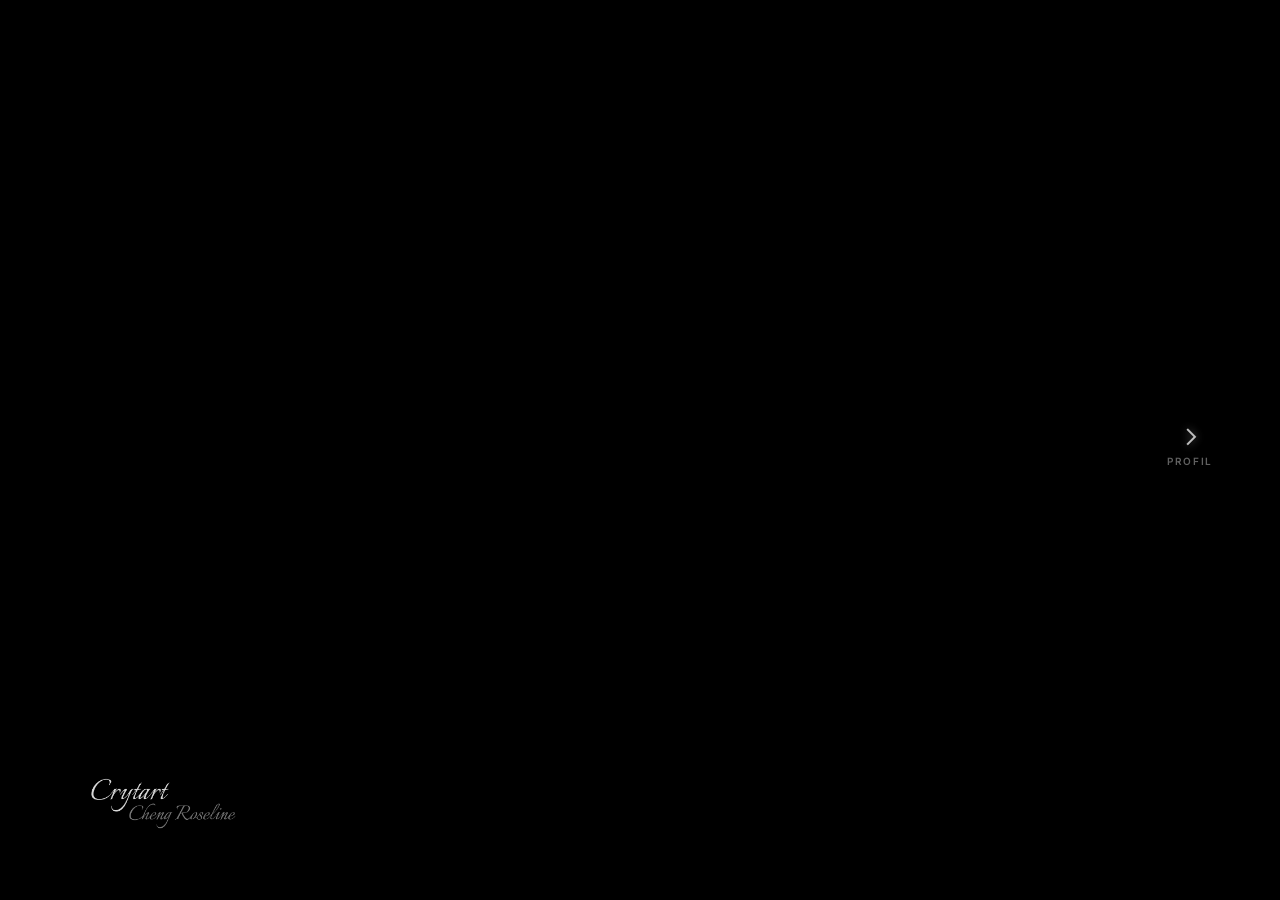
<file: index.html>
<!DOCTYPE html>
<html lang="fr">
<head>
  <meta charset="UTF-8">
  <meta name="viewport" content="width=device-width, initial-scale=1.0">
  <title>Cheng Roseline</title>

  <link href="https://fonts.googleapis.com/css2?family=Inter:wght@400;600;800&family=Cormorant+Garamond:wght@400;500&display=swap" rel="stylesheet">

  <meta name="description" content="Portfolio de Cheng Roseline, étudiante en DN MADE Graphisme aux Gobelins. Design graphique, illustration, motion design. À la recherche d'une alternance.">
  <link rel="icon" type="image/png" href="assets/img/logo.png">
  <link rel="stylesheet" href="assets/css/style.css">
</head>

<body>

<div class="app">

  <!-- SPLASH -->
  <div id="splash" class="screen splash active">
    <img src="assets/img/signature.png" class="signature">
  </div>

  <!-- NOIR -->
  <div id="black" class="screen black"></div>

  <!-- HOME -->
  <div id="home" class="screen home">

    <!-- NAV -->
    <header class="header">
      <nav class="nav left">
        <a href="index.html" class="active">ACCUEIL</a>
        <a href="profil.html">PROFIL</a>
        <a href="projets.html">PROJETS</a>
        <a href="archive.html">ARCHIVE</a>
      </nav>

      <nav class="nav right">
        <!-- <a href="contact.html">CONTACT</a> -->
        <a href="./file/CV_Cheng_Roseline.pdf" target="_blank">CV</a>
      </nav>
    </header>

    <!-- CONTENU -->
    <div class="hero">

      <!-- NOM -->
      <div class="name">
        <h1>
          <span>CHENG</span>
          <span>ROSELINE</span>
        </h1>
      </div>

      <!-- LOGO -->
      <div class="logo-center">
        <img src="assets/img/logo.png" class="logo">
      </div>

      <!-- TEXTE -->
      <div class="intro">
        <p>Étudiante</p>
        <p>1re année de DN MADE Graphisme aux Gobelins</p>
        <p>je teste, j'explore, je crée, curieuse et passionnée</p>
        <p>À la recherche d'alternance</p>
      </div>

    </div>
  </div>

</div>

<a href="profil.html" class="nav-edge nav-edge-right">
  <span class="nav-edge-arrow"></span>
</a>

<script src="assets/js/main.js"></script>
</body>
</html>
</file>
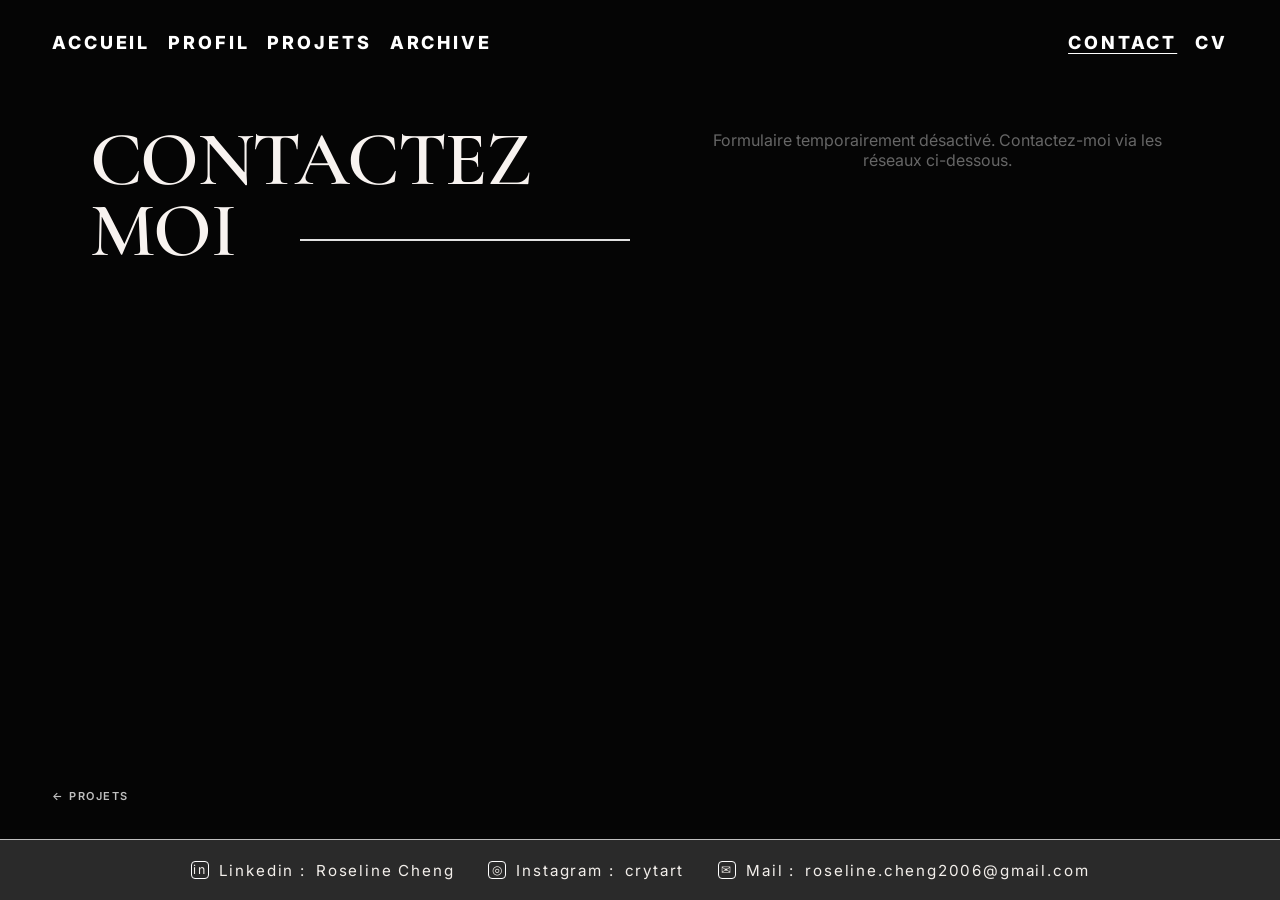
<file: contact.html>
<!DOCTYPE html>
<html lang="fr">
<head>
  <meta charset="UTF-8" />
  <meta name="viewport" content="width=device-width, initial-scale=1.0" />
  <title>Contact</title>

  <link rel="preconnect" href="https://fonts.googleapis.com">
  <link rel="preconnect" href="https://fonts.gstatic.com" crossorigin>
  <link href="https://fonts.googleapis.com/css2?family=Inter:wght@400;500;600;700;800&family=Cormorant+Garamond:wght@400;500;600;700&display=swap" rel="stylesheet">

  <meta name="description" content="Contactez Cheng Roseline — étudiante en design graphique aux Gobelins, disponible pour une alternance. Formulaire de contact, LinkedIn et Instagram.">
  <link rel="icon" type="image/png" href="assets/img/logo.png">
  <link rel="stylesheet" href="assets/css/style.css" />
</head>
<body class="contact-page">

  <header class="header">
    <nav class="nav left">
      <a href="index.html">ACCUEIL</a>
      <a href="profil.html">PROFIL</a>
      <a href="projets.html">PROJETS</a>
      <a href="archive.html">ARCHIVE</a>
    </nav>

    <nav class="nav right">
      <a href="contact.html" class="active">CONTACT</a>
      <a href="./file/CV_Cheng_Roseline.pdf" target="_blank">CV</a>
    </nav>
  </header>

  <main class="contact-page-main">
    <section class="contact-section">
      <div class="contact-inner">

        <div class="contact-left">
          <div class="contact-title-wrap">
            <h1 class="contact-title">
              CONTACTEZ<br>MOI
            </h1>
            <div class="contact-title-line"></div>
          </div>
        </div>

        <div class="contact-right">
          <!-- FORMULAIRE DÉSACTIVÉ - À RÉACTIVER PLUS TARD
          <form class="contact-form" action="#" method="post">
            <div class="contact-row">
              <div class="contact-field contact-field-half">
                <label for="prenom">Prénom :</label>
                <input type="text" id="prenom" name="prenom" />
              </div>

              <div class="contact-field contact-field-half">
                <label for="nom">Nom :</label>
                <input type="text" id="nom" name="nom" />
              </div>
            </div>

            <div class="contact-field contact-field-full">
              <label for="mail">Mail :</label>
              <input type="email" id="mail" name="mail" />
            </div>

            <div class="contact-field contact-field-full">
              <label for="message">Message :</label>
              <textarea id="message" name="message"></textarea>
            </div>

            <button type="submit" class="contact-submit">Envoyez</button>
          </form>
          -->
          <p style="text-align: center; color: #666; margin-top: 40px;">Formulaire temporairement désactivé. Contactez-moi via les réseaux ci-dessous.</p>
        </div>

      </div>
    </section>
  </main>

  <footer class="contact-footer">
    <div class="contact-footer-inner">
      <a href="https://www.linkedin.com/in/roseline-cheng/" class="contact-footer-item" target="_blank" rel="noopener noreferrer">
        <span class="contact-footer-icon">in</span>
        <span>Linkedin :</span>
        <span>Roseline Cheng</span>
      </a>

      <a href="https://www.instagram.com/crytart?igsh=MWc1NGgzZzc5bmkxbQ%3D%3D&utm_source=qr" class="contact-footer-item" target="_blank" rel="noopener noreferrer">
        <span class="contact-footer-icon">◎</span>
        <span>Instagram :</span>
        <span>crytart</span>
      </a>

      <a href="mailto:roseline.cheng2006@gmail.com" class="contact-footer-item">
        <span class="contact-footer-icon">✉</span>
        <span>Mail :</span>
        <span>roseline.cheng2006@gmail.com</span>
      </a>
    </div>
  </footer>

  <script src="assets/js/footer.js"></script>
  <script src="assets/js/header.js"></script>
</body>
</html>
</file>
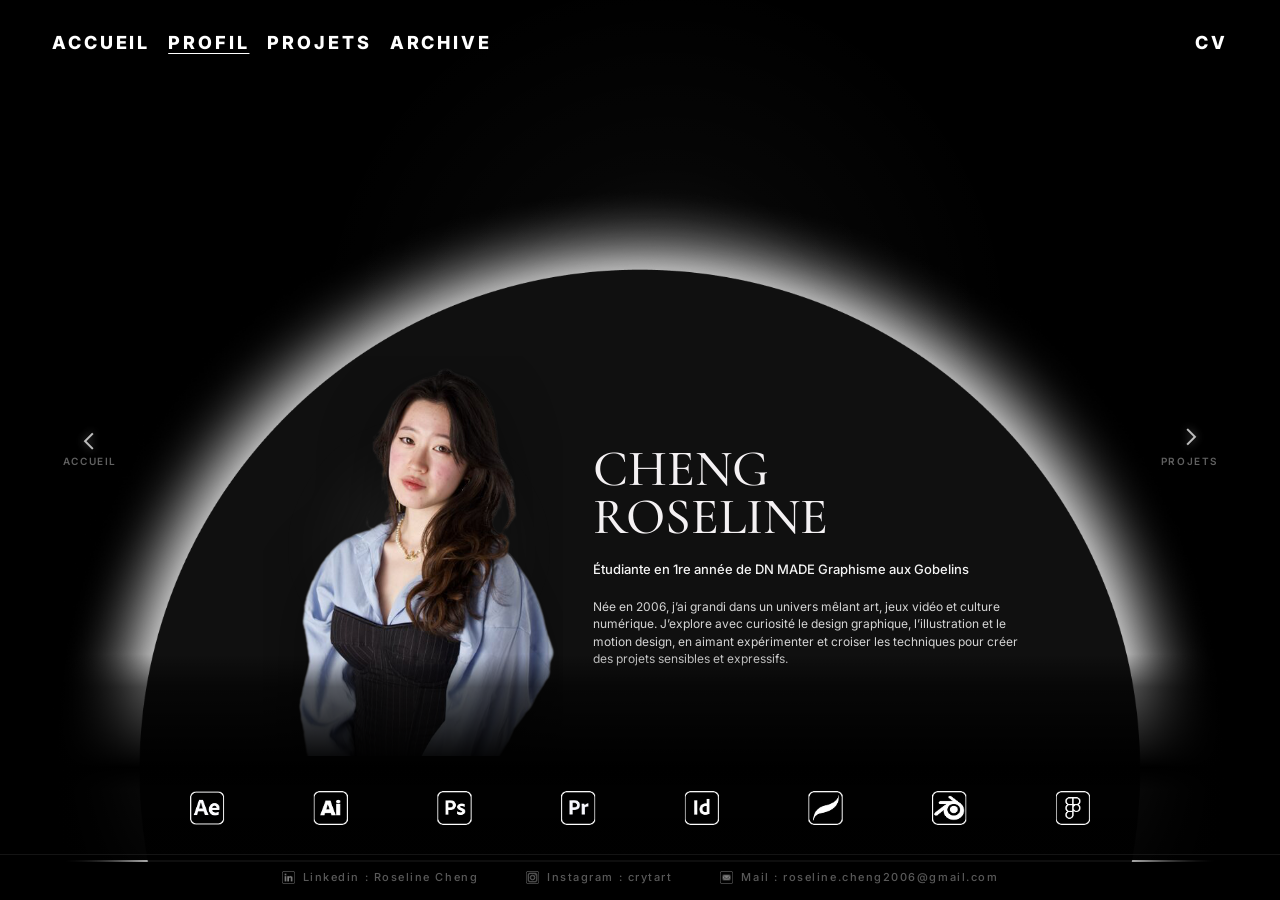
<file: profil.html>
<!DOCTYPE html>
<html lang="fr">
<head>
  <meta charset="UTF-8" />
  <meta name="viewport" content="width=device-width, initial-scale=1.0" />
  <title>Profil - Cheng Roseline</title>

  <link rel="preconnect" href="https://fonts.googleapis.com">
  <link rel="preconnect" href="https://fonts.gstatic.com" crossorigin>
  <link href="https://fonts.googleapis.com/css2?family=Inter:wght@400;500;600;700;800&family=Cormorant+Garamond:wght@400;500;600&display=swap" rel="stylesheet">

  <meta name="description" content="Profil de Cheng Roseline — étudiante en DN MADE Graphisme aux Gobelins, passionnée de design graphique, illustration et motion design.">
  <link rel="icon" type="image/png" href="assets/img/logo.png">
  <link rel="stylesheet" href="assets/css/style.css" />
</head>
<body class="profile-page">

  <header class="header">
    <nav class="nav left">
      <a href="index.html">ACCUEIL</a>
      <a href="profil.html" class="active">PROFIL</a>
      <a href="projets.html">PROJETS</a>
      <a href="archive.html">ARCHIVE</a>
    </nav>

    <nav class="nav right">
      <!-- <a href="contact.html">CONTACT</a> -->
      <a href="./file/CV_Cheng_Roseline.pdf" target="_blank">CV</a>
    </nav>
  </header>

  <main class="profile-main">
    <section class="profile-hero">

      <div class="profile-circle-wrap">
        <img src="assets/img/cercle.png" alt="" class="profile-circle-bg">

        <div class="profile-content">
          <div class="profile-photo-col">
            <img src="assets/img/roseline.png" alt="Roseline Cheng" class="profile-photo">
          </div>

          <div class="profile-text-col">
            <h1>CHENG<br>ROSELINE</h1>

            <p class="profile-subtitle">
              Étudiante en 1re année de DN MADE Graphisme aux Gobelins
            </p>

            <p class="profile-description">
              Née en 2006, j’ai grandi dans un univers mêlant art, jeux vidéo et culture numérique.
              J’explore avec curiosité le design graphique, l’illustration et le motion design,
              en aimant expérimenter et croiser les techniques pour créer des projets sensibles et expressifs.
            </p>
          </div>
        </div>

        <div class="profile-tools">
          <img src="assets/img/list-logo.png" alt="Logiciels et outils" class="profile-tools-img">
        </div>
      </div>

    </section>
  </main>

  <div id="site-footer"></div>

  <a href="index.html" class="nav-edge nav-edge-left">
    <span class="nav-edge-arrow"></span>
  </a>

  <a href="projets.html" class="nav-edge nav-edge-right">
    <span class="nav-edge-arrow"></span>
  </a>

  <script src="assets/js/footer.js"></script>
</body>
</html>
</file>
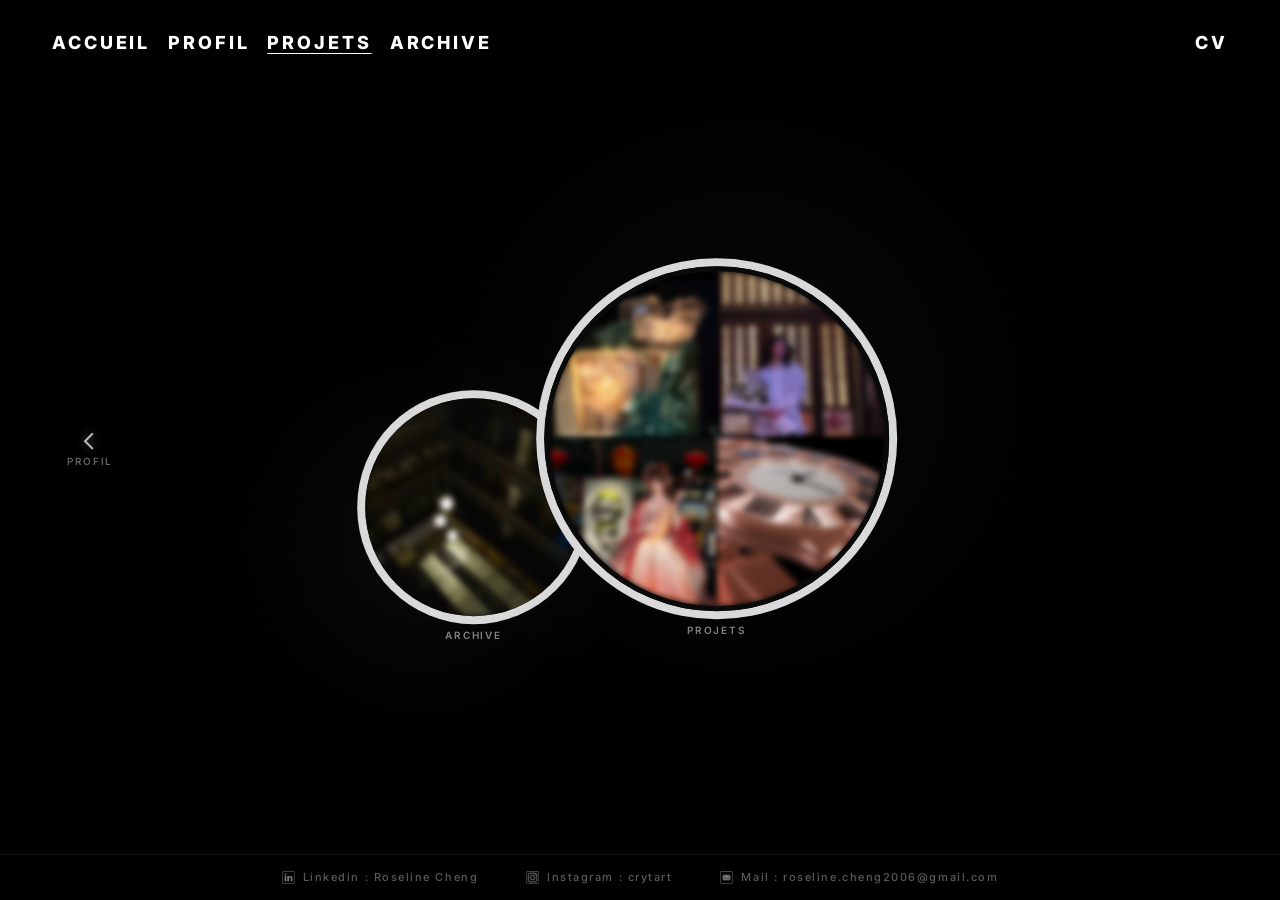
<file: projets.html>
<!DOCTYPE html>
<html lang="fr">
<head>
  <meta charset="UTF-8" />
  <meta name="viewport" content="width=device-width, initial-scale=1.0" />
  <title>Projets - Cheng Roseline</title>

  <link rel="preconnect" href="https://fonts.googleapis.com">
  <link rel="preconnect" href="https://fonts.gstatic.com" crossorigin>
  <link href="https://fonts.googleapis.com/css2?family=Inter:wght@400;600;800&display=swap" rel="stylesheet">

  <meta name="description" content="Projets de Cheng Roseline — portfolio de créations en design graphique, UX/UI et motion design réalisés aux Gobelins et en stage.">
  <link rel="icon" type="image/png" href="assets/img/logo.png">
  <link rel="stylesheet" href="assets/css/style.css" />
</head>
<body class="projects-page">

  <header class="header">
    <nav class="nav left">
      <a href="index.html">ACCUEIL</a>
      <a href="profil.html">PROFIL</a>
      <a href="projets.html" class="active">PROJETS</a>
      <a href="archive.html">ARCHIVE</a>
    </nav>

    <nav class="nav right">
      <!-- <a href="contact.html">CONTACT</a> -->
      <a href="./file/CV_Cheng_Roseline.pdf" target="_blank">CV</a>
    </nav>
  </header>

  <main class="projects-main">
    <section class="projects-stage">
      <div class="projects-small-circle" id="archiveCircle">
        <div class="archive-preview">
          <img src="assets/img/archive_cercle.png" alt="Archive" id="archive-preview-img">
        </div>
      </div>
      <div class="archive-hint" id="archiveHint">ARCHIVE</div>
      <div class="projects-hint" id="projectsHint">PROJETS</div>

      <div class="projects-big-circle" id="projectsCircle">
        <div class="project-quarter quarter-top-left" data-preview="lum" data-link="./projects/lum.html"></div>
        <div class="project-quarter quarter-top-right" data-preview="bai" data-link="./projects/bai.html"></div>
        <div class="project-quarter quarter-bottom-left" data-preview="ric" data-link="./projects/ric.html"></div>
        <div class="project-quarter quarter-bottom-right" data-preview="montre" data-link="./projects/montre.html"></div>

        <div class="quarter-preview preview-bai">
          <img src="assets/img/quart_bai.png" alt="Projet Bai">
        </div>

        <div class="quarter-preview preview-lum">
          <img src="assets/img/quart_lum.png" alt="Projet Lum">
        </div>

        <div class="quarter-preview preview-ric">
          <img src="assets/img/quart_ric.png" alt="Projet Ric">
        </div>

        <div class="quarter-preview preview-montre">
          <img src="assets/img/quart_montre.png" alt="Projet Montre">
        </div>
      </div>
    </section>
  </main>

  <div id="site-footer"></div>

  <a href="profil.html" class="nav-edge nav-edge-left">
    <span class="nav-edge-arrow"></span>
  </a>

  <script src="assets/js/footer.js"></script>
  <script src="assets/js/projects.js"></script>
</body>
</html>
</file>
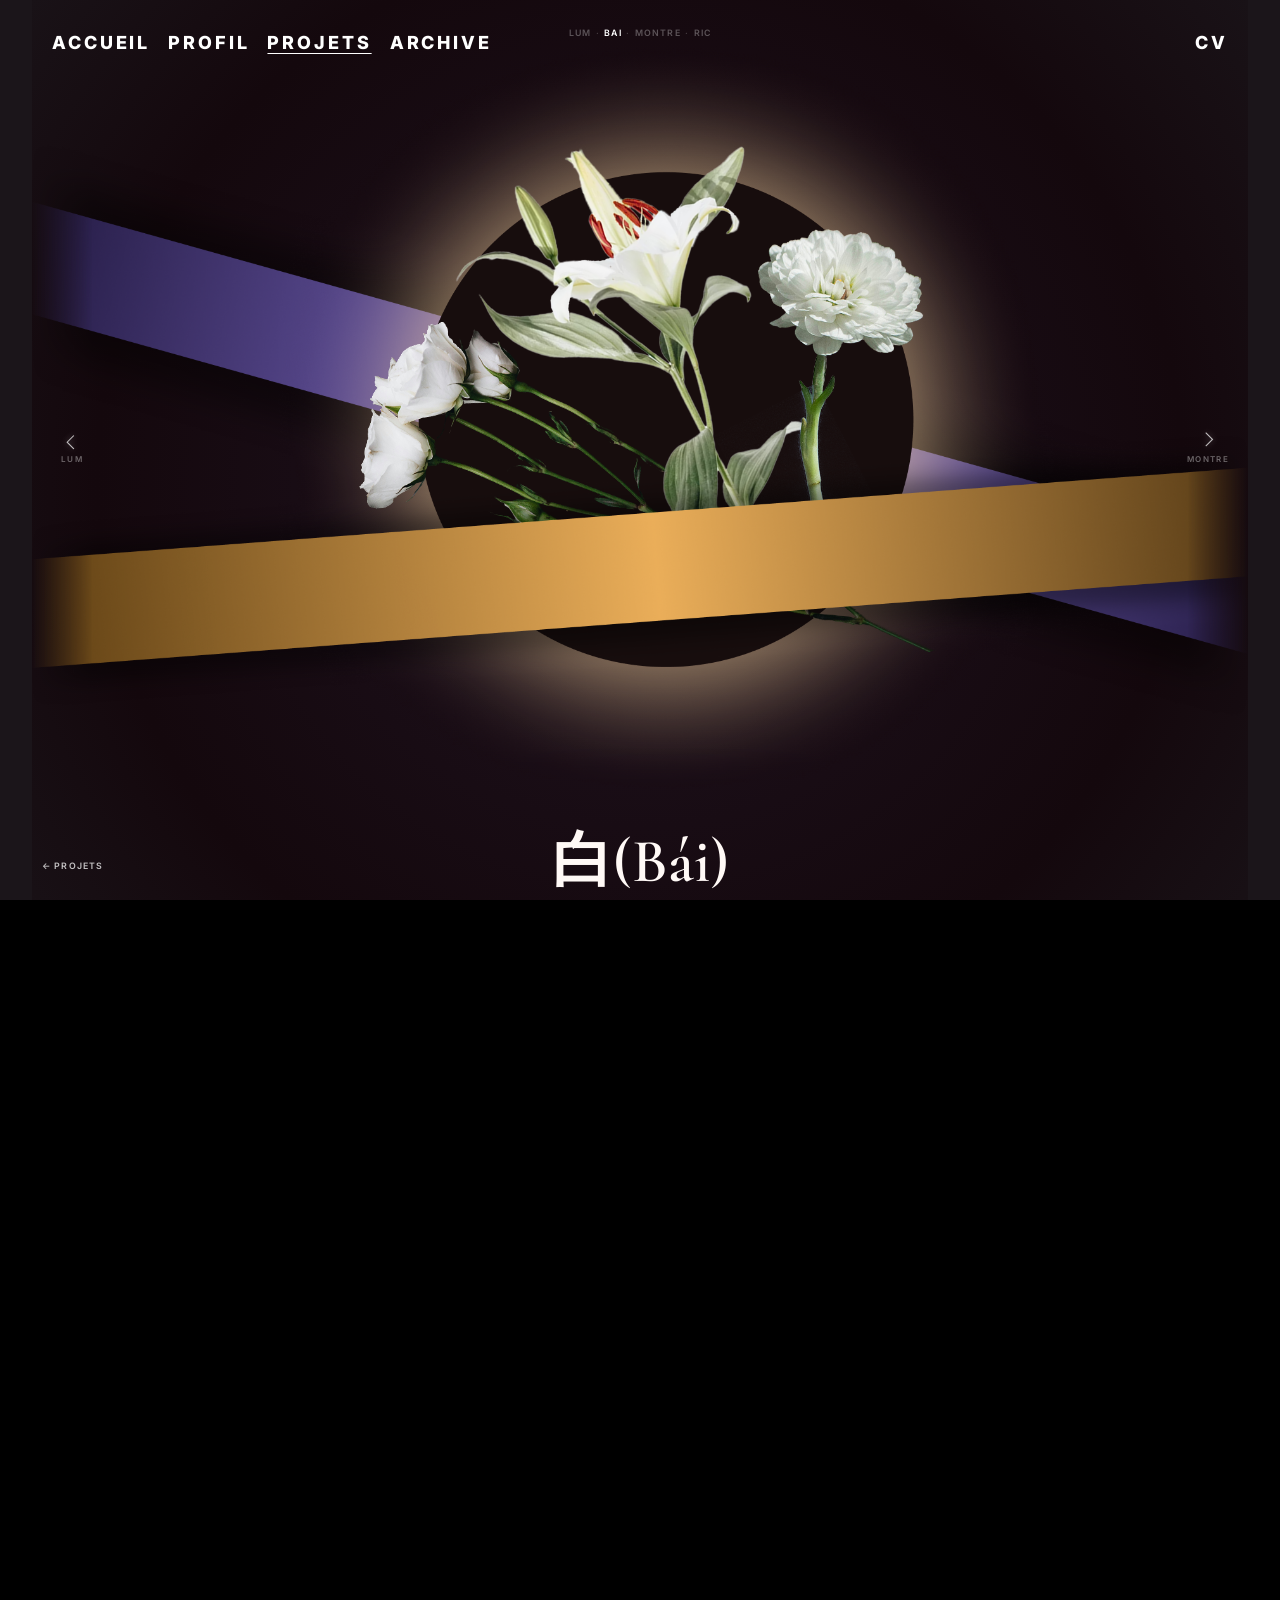
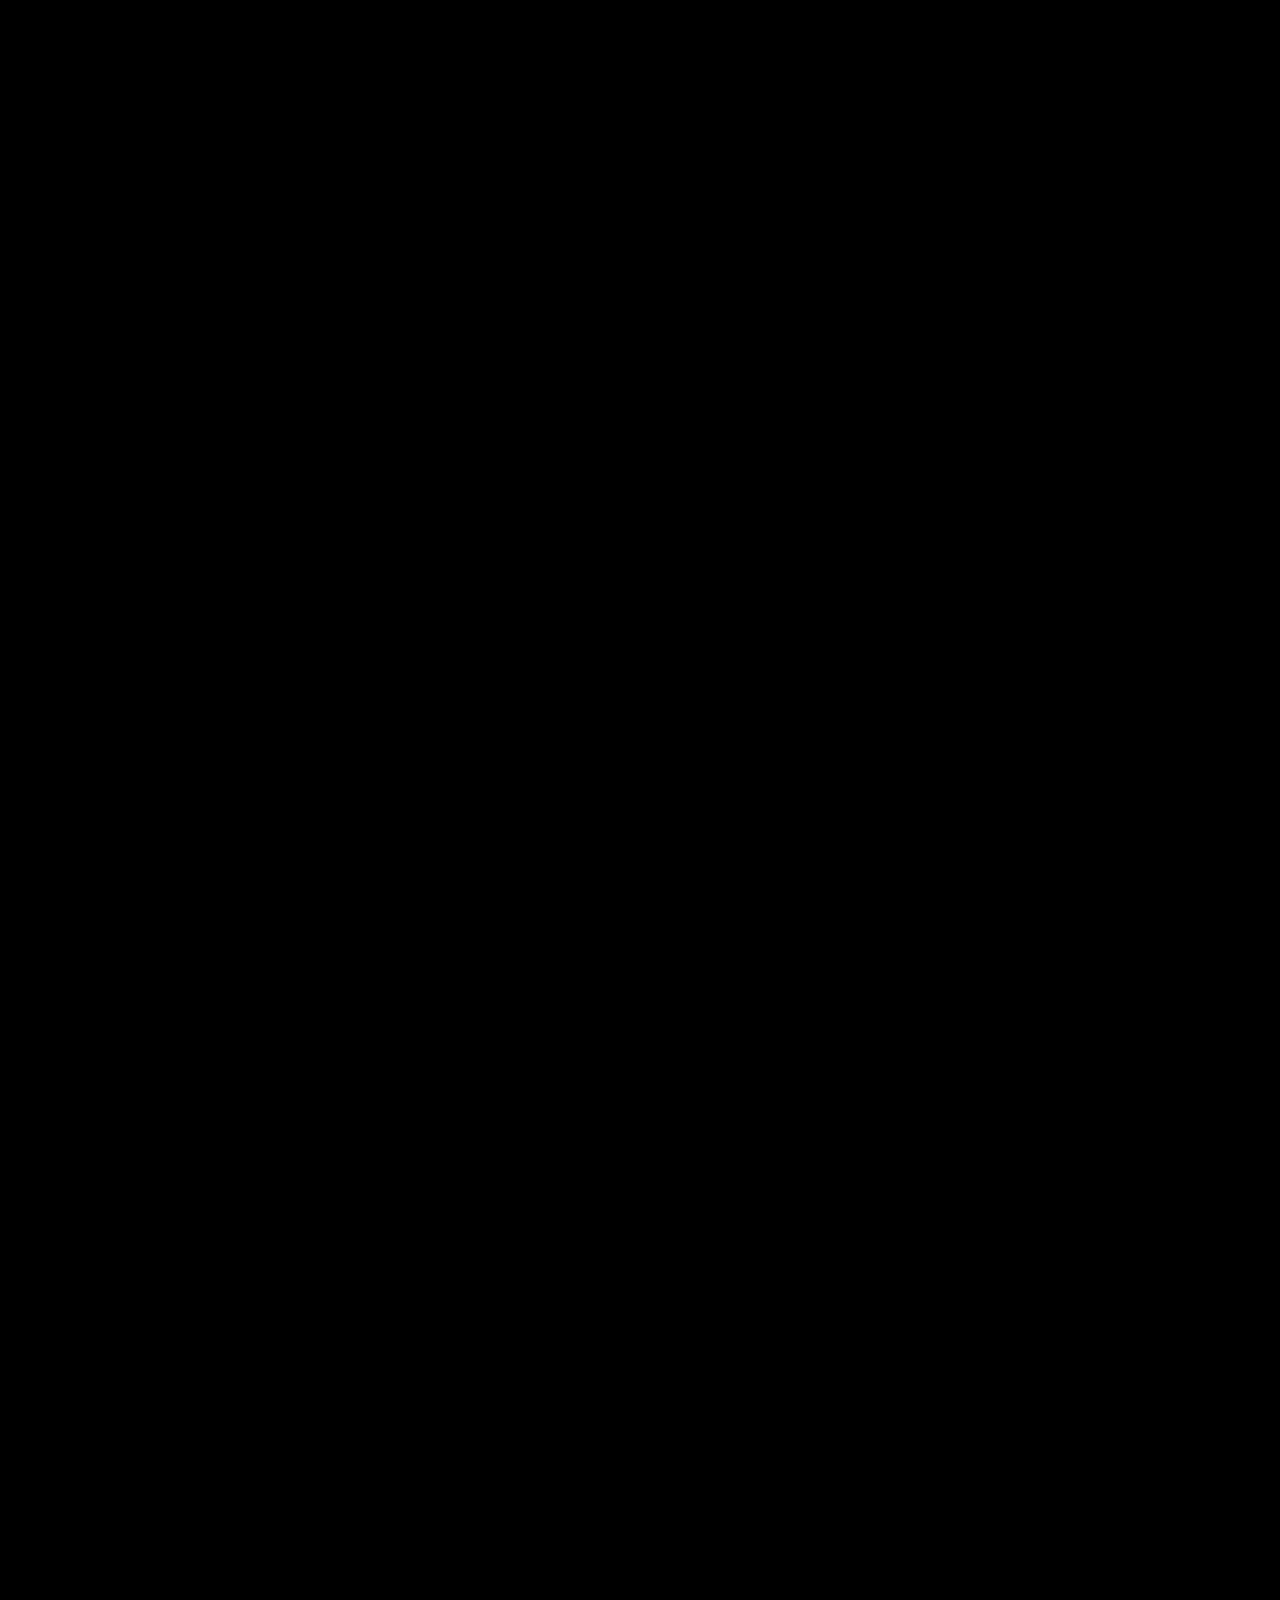
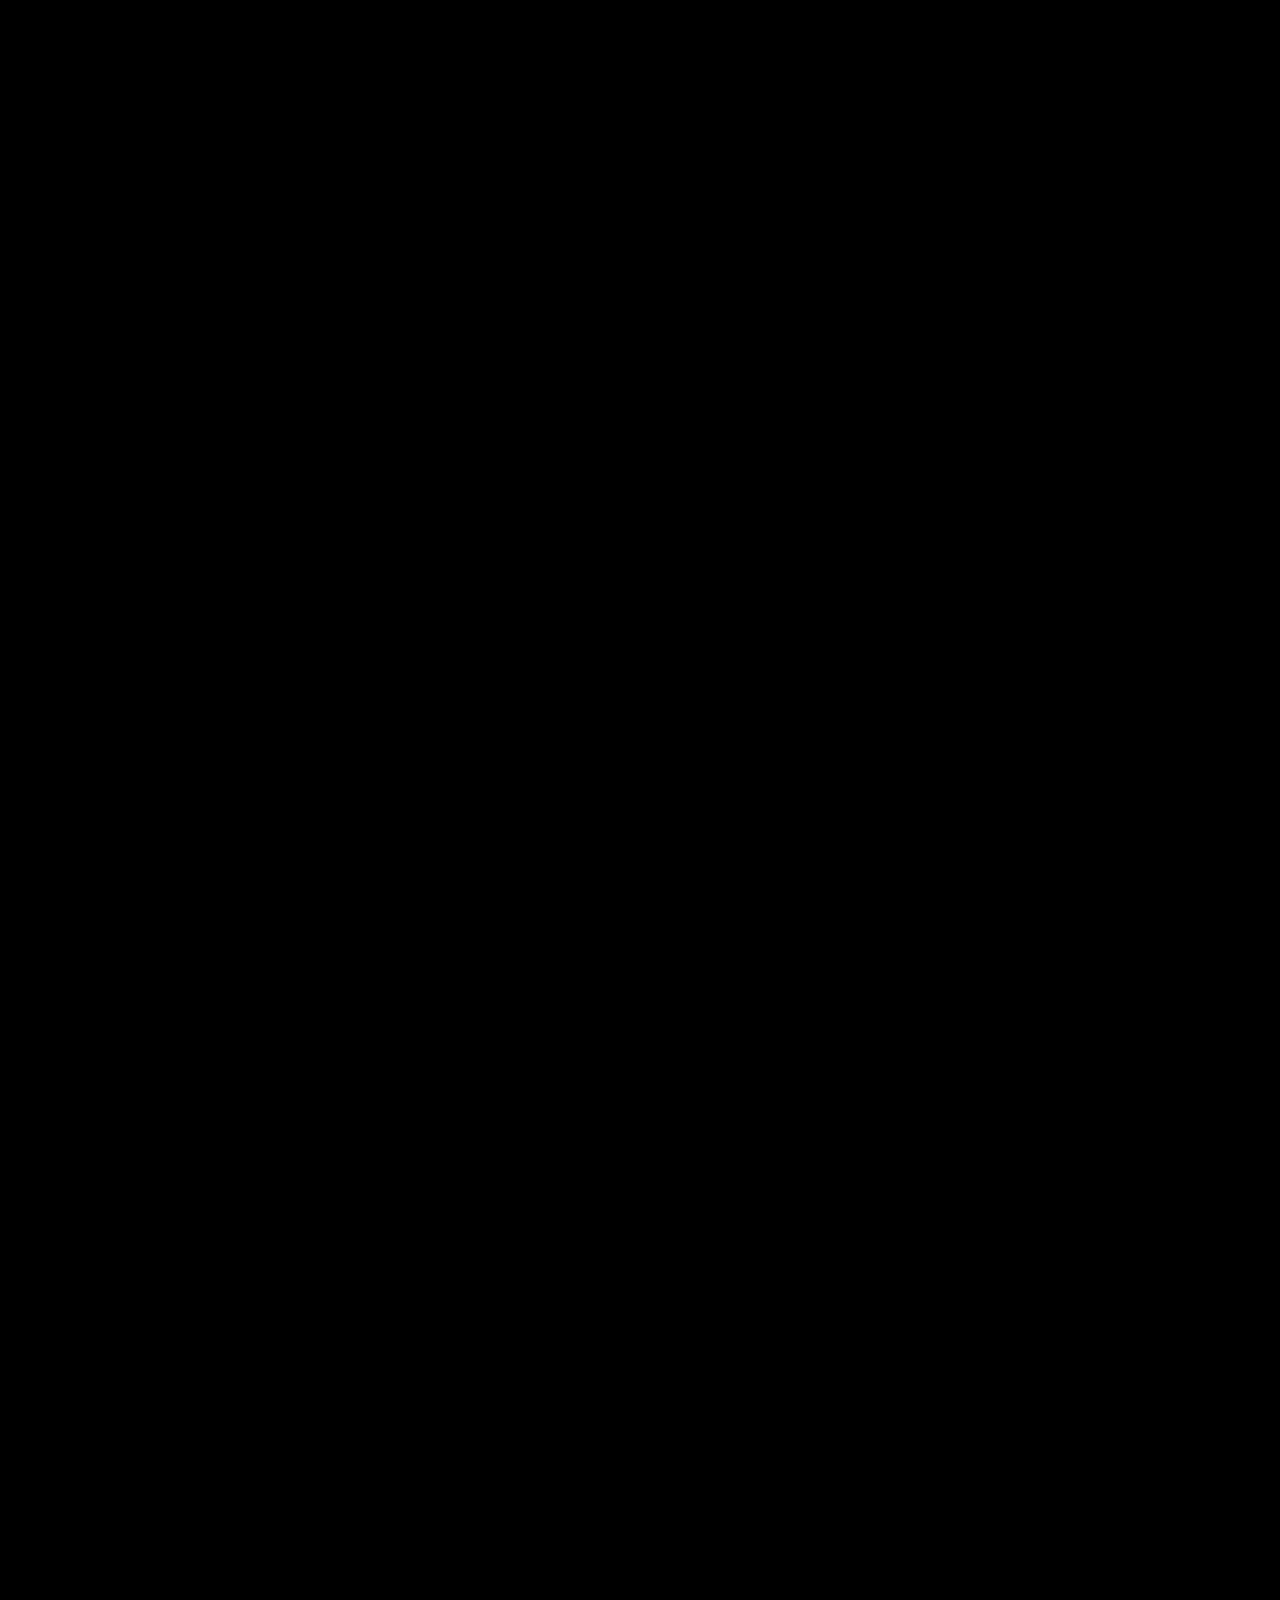
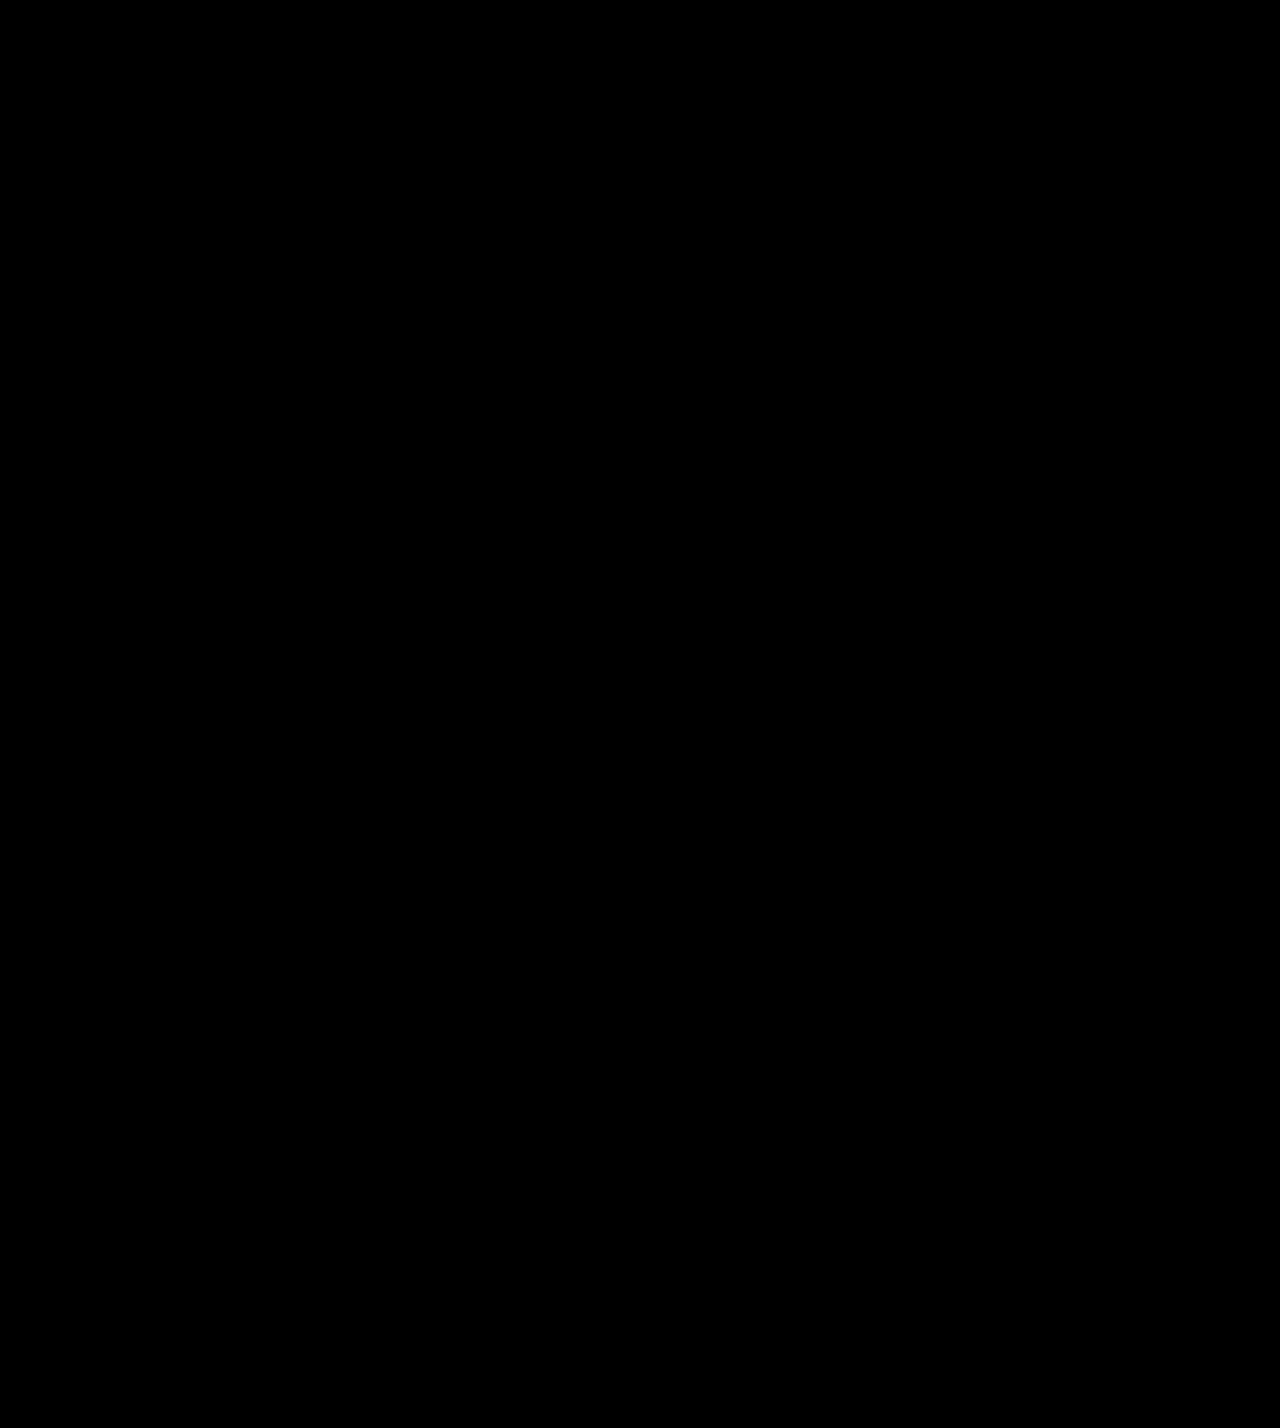
<file: projects/bai.html>
<!DOCTYPE html>
<html lang="fr">
<head>
  <meta charset="UTF-8" />
  <meta name="viewport" content="width=device-width, initial-scale=1.0" />
  <title>Projet Bai</title>

  <link rel="preconnect" href="https://fonts.googleapis.com">
  <link rel="preconnect" href="https://fonts.gstatic.com" crossorigin>
  <link href="https://fonts.googleapis.com/css2?family=Inter:wght@400;500;600;700;800&family=Cormorant+Garamond:wght@400;500;600;700&display=swap" rel="stylesheet">

  <meta name="description" content="Projet Bai — création graphique et identité visuelle par Cheng Roseline, étudiante en DN MADE Graphisme aux Gobelins.">
  <link rel="icon" type="image/png" href="../assets/img/logo.png">
  <link rel="stylesheet" href="../assets/css/style.css" />
</head>
<body class="bai-page">

  <header class="header">
    <nav class="nav left">
      <a href="../index.html">ACCUEIL</a>
      <a href="../profil.html">PROFIL</a>
      <a href="../projets.html" class="active">PROJETS</a>
      <a href="../archive.html">ARCHIVE</a>
    </nav>

    <nav class="nav right">
      <!-- <a href="../contact.html">CONTACT</a> -->
      <a href="../file/CV_Cheng_Roseline.pdf" target="_blank">CV</a>
    </nav>
  </header>

  <main class="bai-page-main">
  <section class="bai-hero">
    <div class="bai-hero-frame">
      <div class="bai-hero-visual">
        <img
          src="../assets/img/top_bai.png"
          alt="Visuel principal du projet Bai"
          class="bai-hero-image"
        />
      </div>

      <div class="bai-hero-title-wrap">
        <h1 class="bai-hero-title">白(Bái)</h1>
        <div class="bai-hero-line"></div>
      </div>
    </div>
  </section>

  <section class="bai-book-section">
    <div class="bai-book-title-wrap">
      <h2 class="bai-section-title">Explication du contexte</h2>
    </div>

    <div class="bai-book-stage">
      <img
        src="../assets/img/livre_bai.png"
        alt="Livre ouvert du projet Bai"
        class="bai-book-image" loading="lazy" />

      <div class="bai-book-text">
        <p>
          Projet personnel en septembre 2025, ce travail est né d’un deuil vécu en Asie
          lors de mon premier enterrement, révélant le contraste entre les perceptions du
          deuil en Europe et en Asie, au croisement de mes cultures française et chinoise.
        </p>

        <p>
          Le projet se compose d’une photographie grand format, exprimant l’intensité immédiate
          du deuil, et d’une série de photographies traduisant son évolution dans le temps,
          soulignant l’idée que le deuil ne disparaît pas mais se transforme.
        </p>
      </div>

      <div class="bai-book-polaroids">
        <img src="../assets/img/p1_bai.png" alt="Polaroid principal Bai" class="bai-polaroid bai-polaroid-1" loading="lazy" />
        <img src="../assets/img/p2_bai.png" alt="Polaroid secondaire Bai" class="bai-polaroid bai-polaroid-2" loading="lazy" />
      </div>
    </div>
  </section>

<section class="bai-showcase">
  <div class="bai-showcase-stage">
    <img src="../assets/img/fleure_bai_top.png" class="bai-flower-top" alt="" loading="lazy">
    <img src="../assets/img/mokup.png" class="bai-showcase-mockup" alt="Mockup projet Bai" loading="lazy">
    <img src="../assets/img/bande_bai.png" class="bai-bande" alt="" loading="lazy">
    <img src="../assets/img/fleure_bai_bottom.png" class="bai-flower-bottom" alt="" loading="lazy">
  </div>
</section>

<section class="bai-colors">
  <h2>Couleur</h2>

  <div class="bai-colors-grid">
    <div class="bai-color">
      <div class="circle" style="background:#8979C1;"></div>
      <h3>LAVANDE AMÉTHYSTE</h3>
      <p>HEX: #8979C1</p>
      <p>RGB: 137 121 193</p>
      <p>CMYK: 29% 37% 0% 24%</p>
    </div>

    <div class="bai-color">
      <div class="circle" style="background:#C29A62;"></div>
      <h3>CAMEL DORÉ</h3>
      <p>HEX: #C29A62</p>
      <p>RGB: 194 154 98</p>
      <p>CMYK: 0% 21% 49% 24%</p>
    </div>

    <div class="bai-color">
      <div class="circle" style="background:#5D302D;"></div>
      <h3>BRUN CACAO</h3>
      <p>HEX: #5D302D</p>
      <p>RGB: 80 48 45</p>
      <p>CMYK: 0% 40% 44% 69%</p>
    </div>

    <div class="bai-color">
      <div class="circle" style="background:#210E0D;"></div>
      <h3>BRUN ESPRESSO</h3>
      <p>HEX: #210E0D</p>
      <p>RGB: 33 14 13</p>
      <p>CMYK: 0% 58% 61% 87%</p>
    </div>
  </div>
</section>

<section class="bai-explanation-visual-section">
  <div class="bai-explanation-visual-frame">
    <img
      src="../assets/img/exple_bai.png"
      alt="Visuel explicatif du projet Bai"
      class="bai-explanation-visual-image" loading="lazy" />
  </div>
</section>

<section class="bai-photo-analysis-section">
  <div class="bai-photo-analysis-inner">
    <div class="bai-photo-analysis-top">
      <div class="bai-photo-analysis-main-image-wrap">
        <img
          src="../assets/img/photo_p1.png"
          alt="Photographie principale du projet Bai"
          class="bai-photo-analysis-main-image" loading="lazy" />
      </div>

      <div class="bai-photo-analysis-main-text">
        <p>
          La première partie fonctionne de manière indépendante. Elle joue avec les symboles
          du mariage et du deuil. Fleurs de lys, roses et chrysanthèmes, qui évoquent ensemble
          un amour pur, un hommage respectueux et une paix profonde, dans un message
          volontairement ambigu, renforcé par le cadre d’une église et l’expression du visage.
        </p>
      </div>
    </div>

    <div class="bai-photo-analysis-bottom">
      <div class="bai-photo-analysis-secondary-text">
        <p>
          La second partie, fonctionne avec la partie 1. Ces photographies explorent
          les différentes étapes du deuil.
        </p>
      </div>

      <div class="bai-photo-analysis-grid-wrap">
        <img
          src="../assets/img/photo_bai_p2.png"
          alt="Mosaïque photographique du projet Bai"
          class="bai-photo-analysis-grid-image" loading="lazy" />
      </div>
    </div>
  </div>
</section>
<section class="bai-final-section">
  <div class="bai-final-frame">
    <img
      src="../assets/img/bai-mokup-final.png"
      alt="Visuel final du projet Bai"
      class="bai-final-image" loading="lazy" />
  </div>
</section>
</main>

  <div id="site-footer" data-asset-prefix="../"></div>

  <a href="lum.html" class="nav-edge nav-edge-left"><span class="nav-edge-arrow"></span></a>
  <a href="montre.html" class="nav-edge nav-edge-right"><span class="nav-edge-arrow"></span></a>

  <script src="../assets/js/footer.js"></script>
  <script src="../assets/js/header.js"></script>
</body>
</html>
</file>
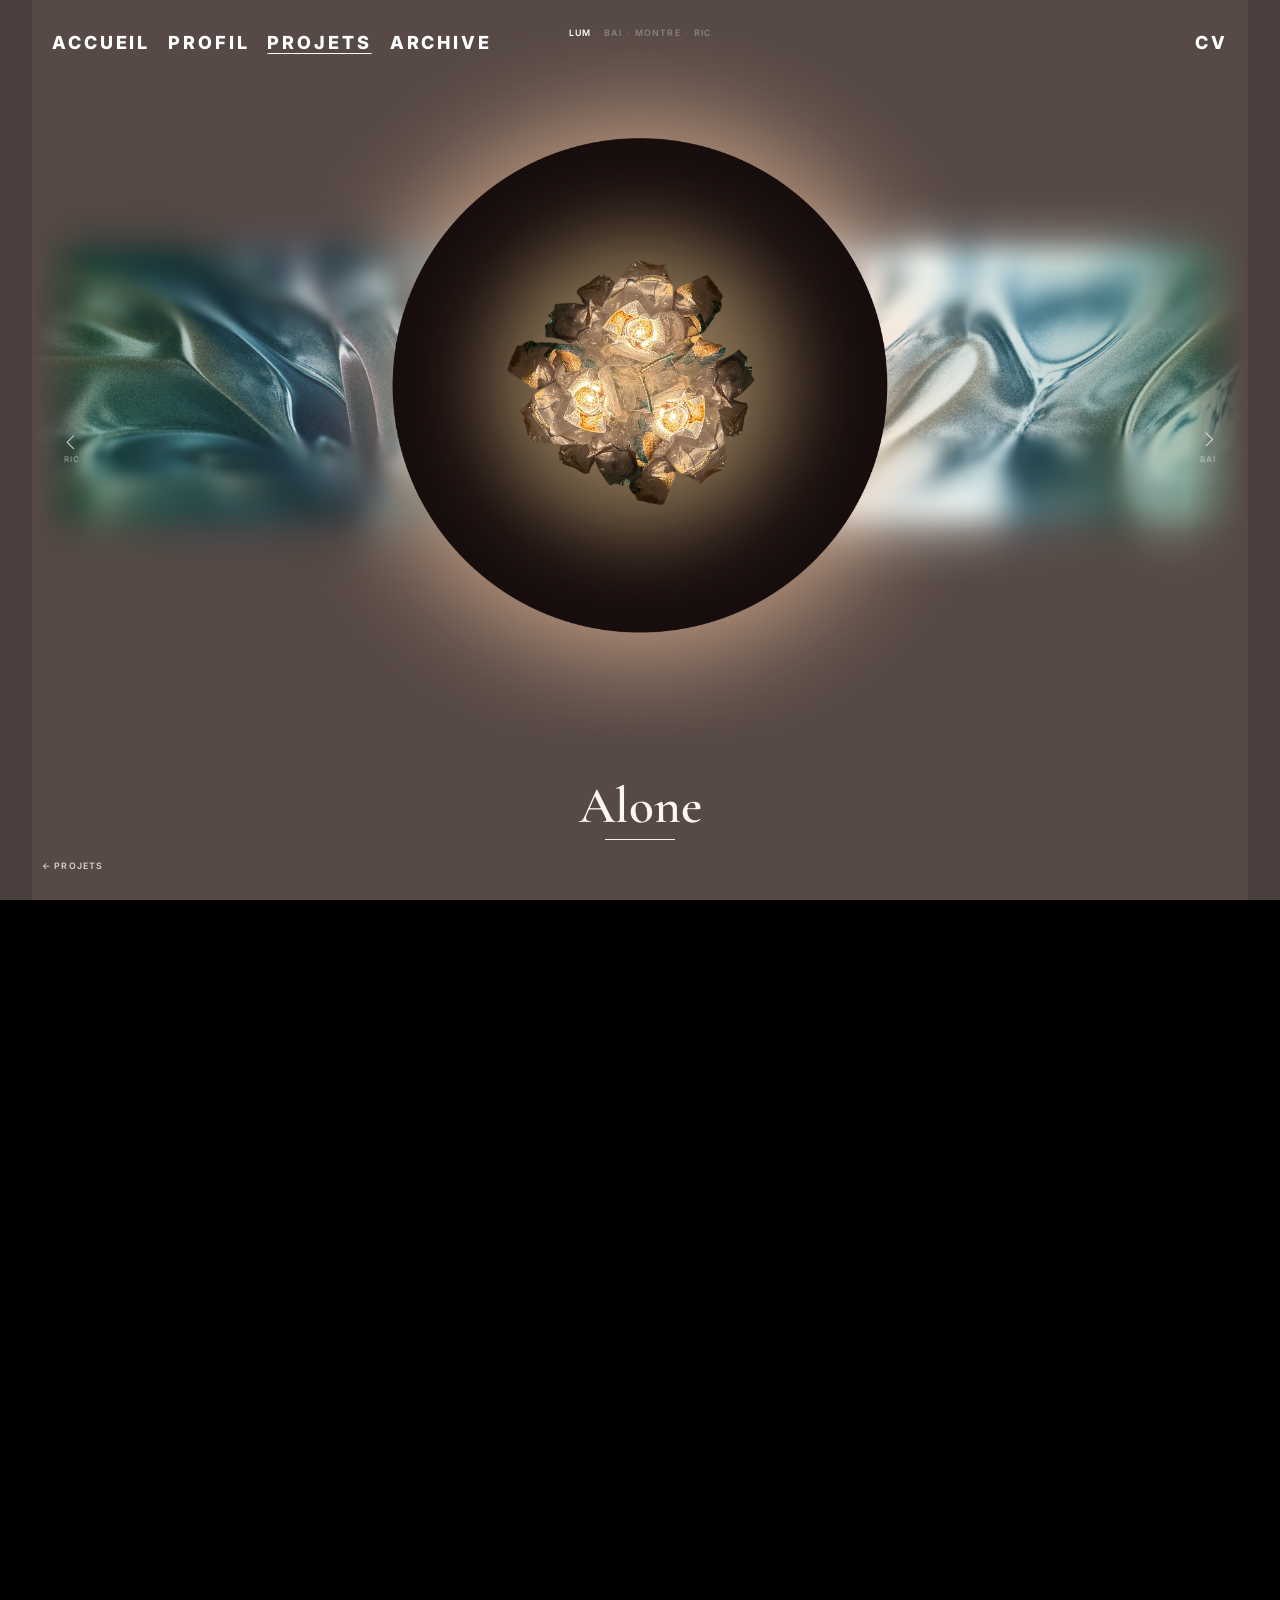
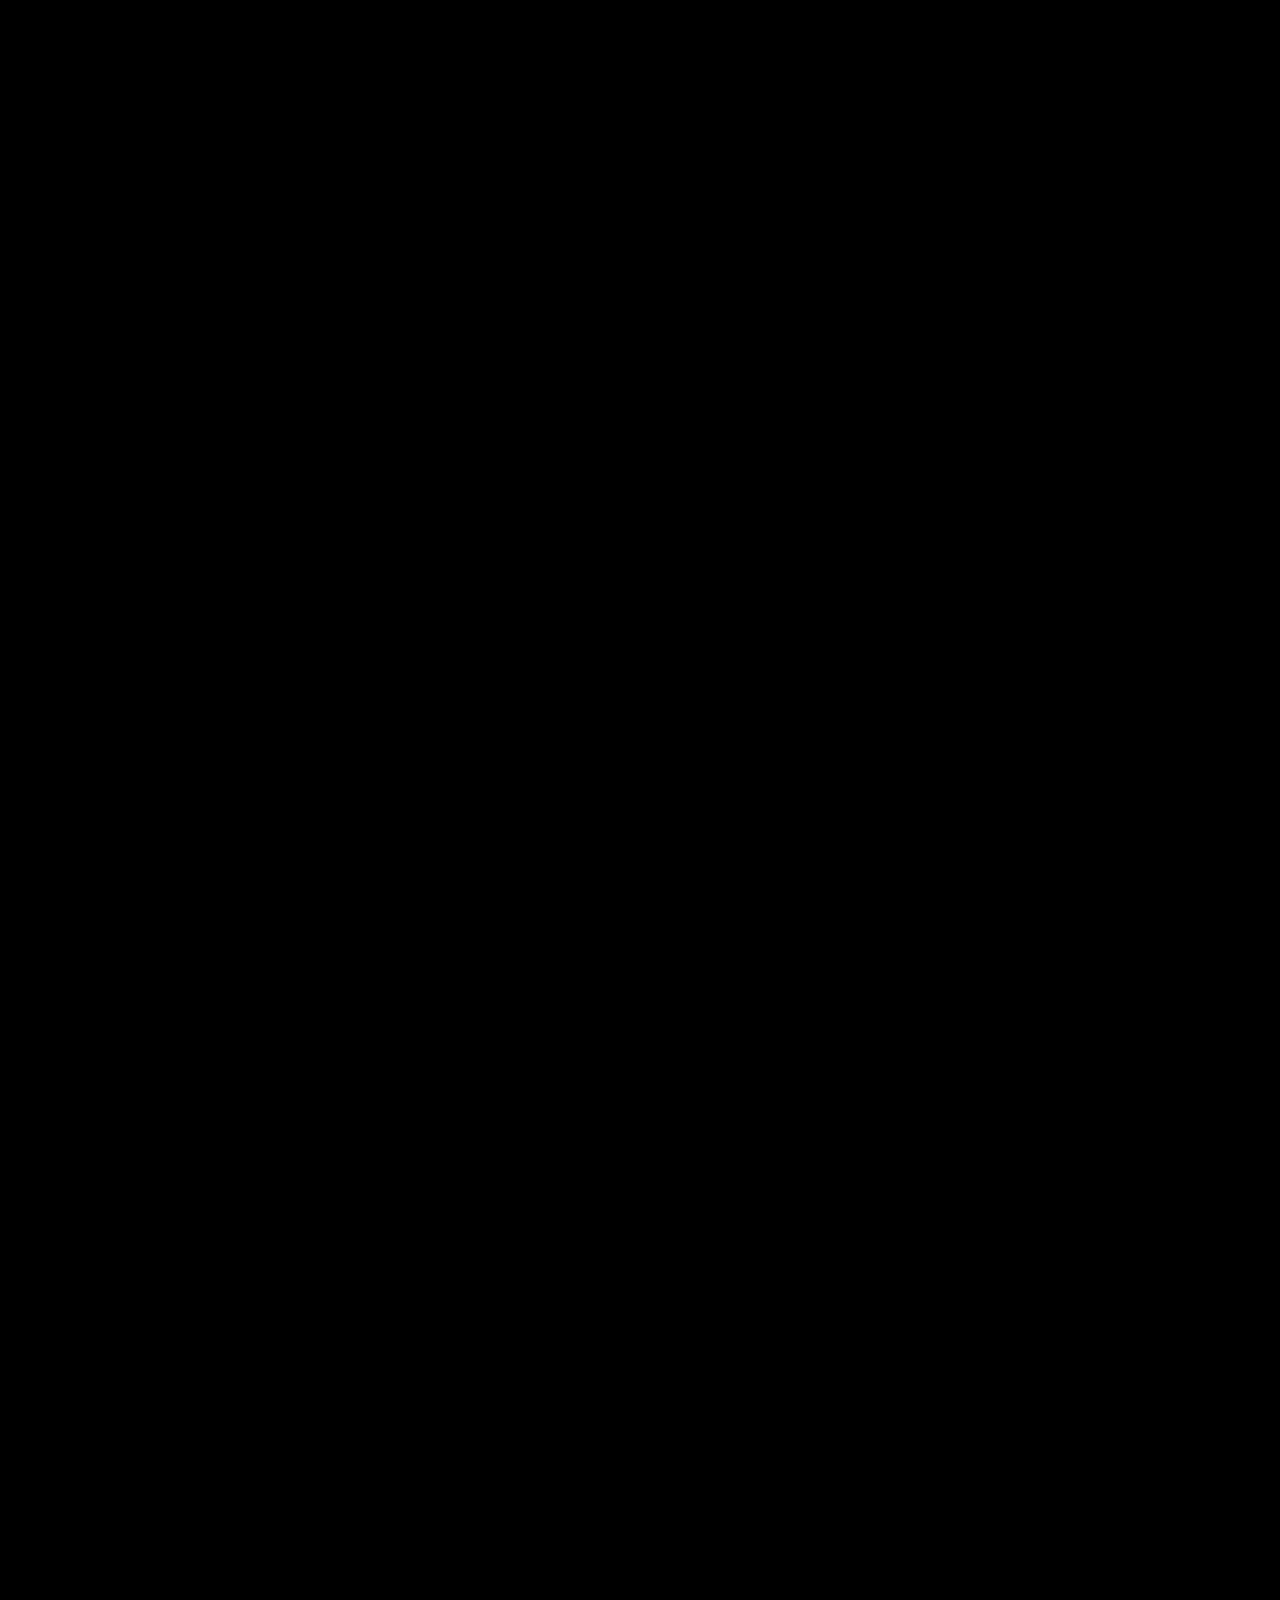
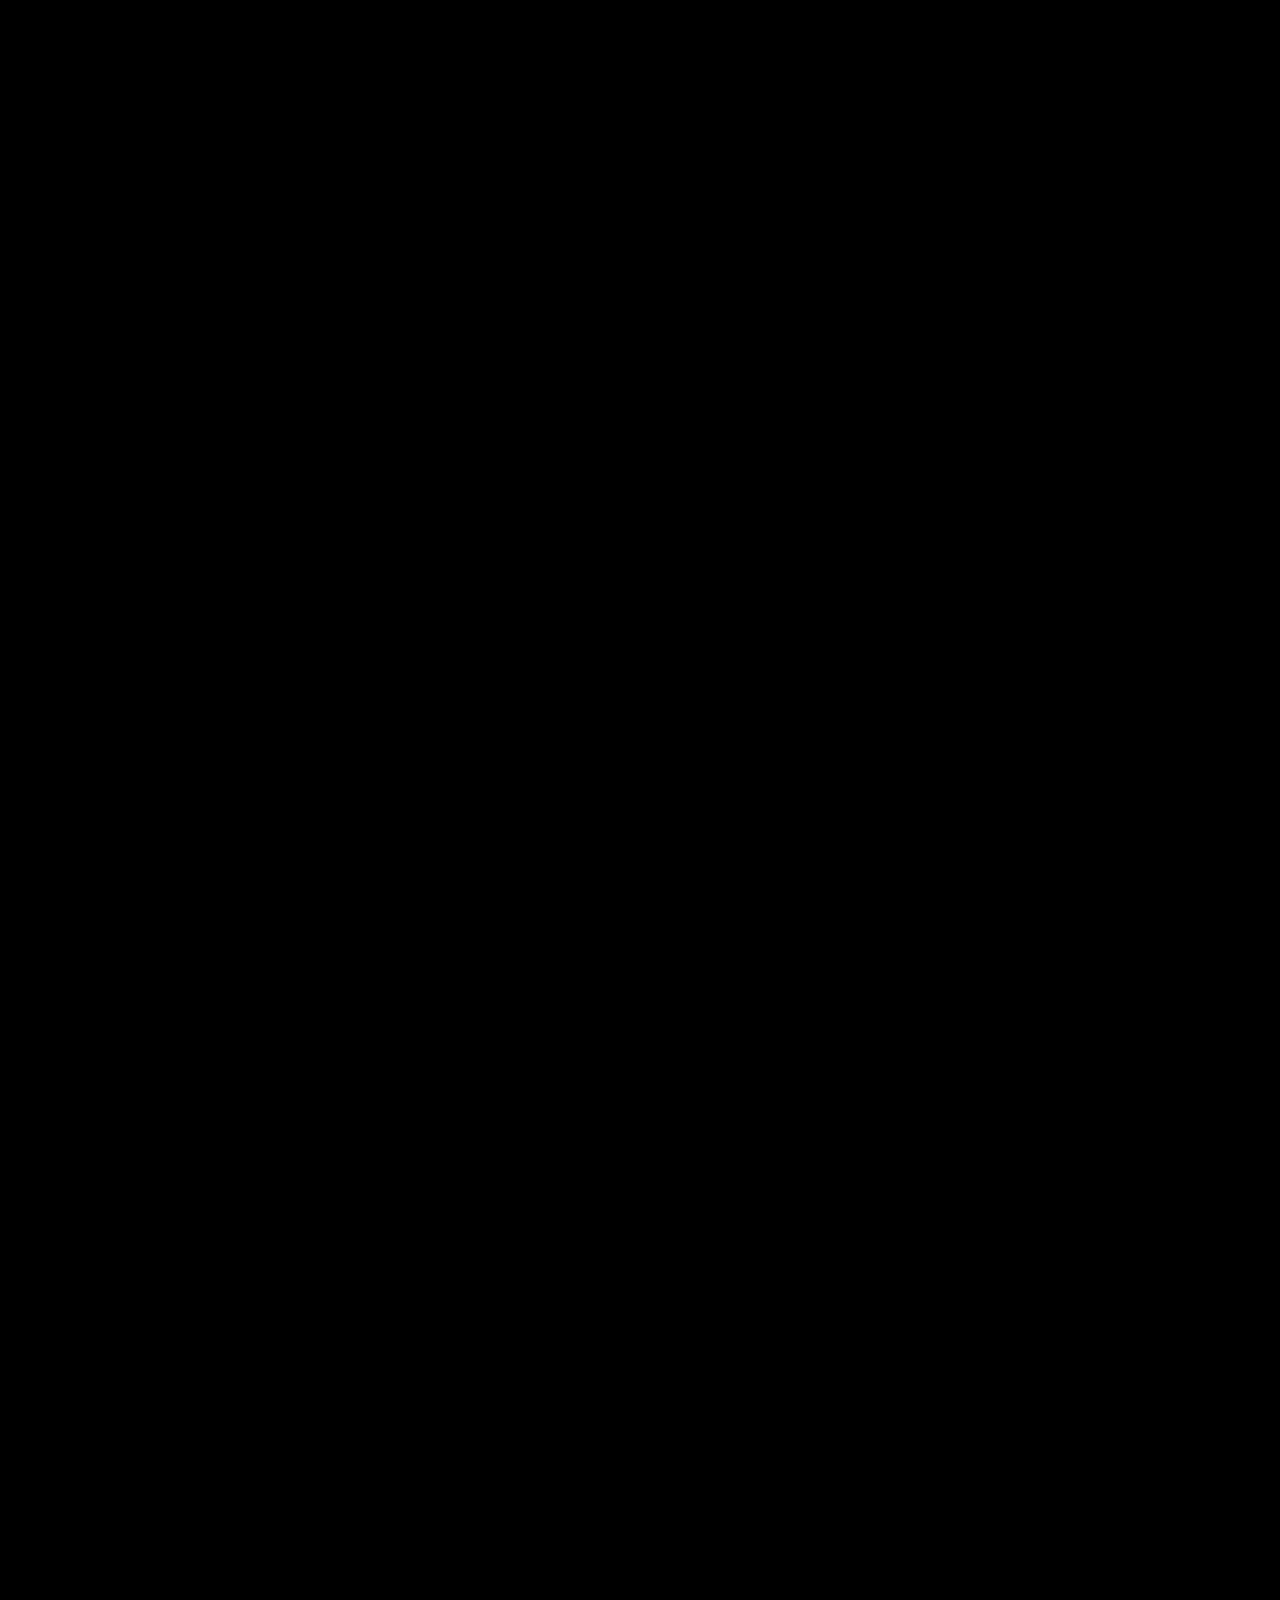
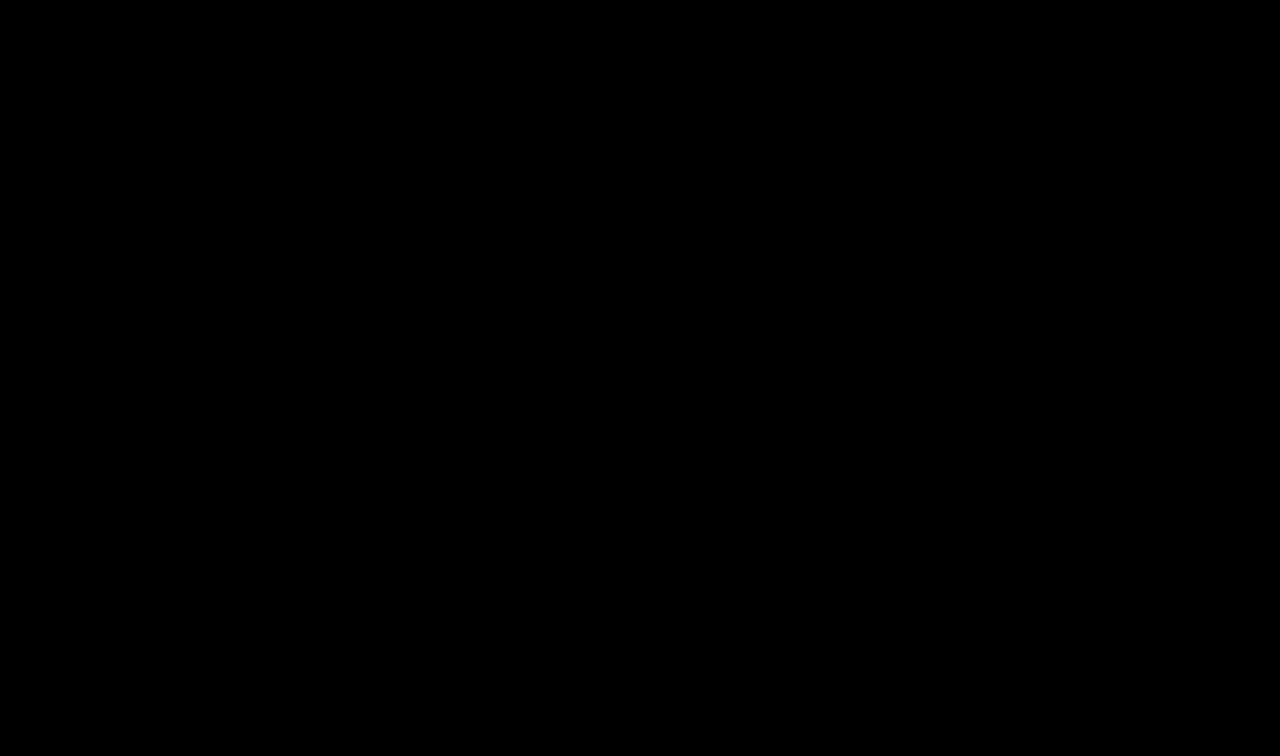
<file: projects/lum.html>
<!DOCTYPE html>
<html lang="fr">
<head>
  <meta charset="UTF-8" />
  <meta name="viewport" content="width=device-width, initial-scale=1.0" />
  <title>Projet Alone</title>

  <link rel="preconnect" href="https://fonts.googleapis.com">
  <link rel="preconnect" href="https://fonts.gstatic.com" crossorigin>
  <link href="https://fonts.googleapis.com/css2?family=Inter:wght@400;500;600;700;800&family=Cormorant+Garamond:wght@400;500;600;700&display=swap" rel="stylesheet">

  <meta name="description" content="Projet Alone — création graphique et direction artistique par Cheng Roseline, étudiante en DN MADE Graphisme aux Gobelins.">
  <link rel="icon" type="image/png" href="../assets/img/logo.png">
  <link rel="stylesheet" href="../assets/css/style.css" />
</head>
<body class="lum-page">

  <header class="header">
    <nav class="nav left">
      <a href="../index.html">ACCUEIL</a>
      <a href="../profil.html">PROFIL</a>
      <a href="../projets.html" class="active">PROJETS</a>
      <a href="../archive.html">ARCHIVE</a>
    </nav>

    <nav class="nav right">
      <!-- <a href="../contact.html">CONTACT</a> -->
      <a href="../file/CV_Cheng_Roseline.pdf" target="_blank">CV</a>
    </nav>
  </header>

  <main class="lum-page-main">
  <section class="lum-hero">
    <div class="lum-hero-frame">
      <img
        src="../assets/img/top_maquette.png"
        alt="Visuel principal du projet Alone"
        class="lum-hero-image"
      />

      <div class="lum-hero-title-wrap">
        <h1 class="lum-hero-title">Alone</h1>
        <div class="lum-hero-line"></div>
      </div>
    </div>
  </section>

  <section class="lum-context-section">
    <div class="lum-context-frame">
      <img
        src="../assets/img/explication_contexte.png"
        alt="Explication du contexte du projet Alone"
        class="lum-context-image" loading="lazy" />
    </div>
  </section>

  <section class="lum-making-section">
  <div class="lum-making-inner">

    <div class="lum-making-top-row">
      <img src="../assets/img/type_projet.png" alt="" class="lum-making-side lum-making-side-left" loading="lazy">
      <img src="../assets/img/fabrication_maquette.png" alt="Fabrication de la maquette Alone" class="lum-making-main" loading="lazy">
      <img src="../assets/img/type_projet.png" alt="" class="lum-making-side lum-making-side-right" loading="lazy">
    </div>

    <div class="lum-project-strip-wrap">
  <div class="lum-project-strip">

    <img src="../assets/img/type_projet.png" alt="" loading="lazy">

    <div class="lum-project-text">
      <span class="label">TYPE DE PROJET :</span>
      <span class="value">maquette</span>

      <span class="label">TEMPS APPROXIMATIF :</span>
      <span class="value">43h</span>
    </div>

  </div>
</div>

  </div>
</section>

  <section class="lum-colors-section">
    <div class="lum-colors-bg"></div>

    <div class="lum-colors-inner">
      <div class="lum-colors-title-wrap">
        <h2 class="lum-colors-title">Couleur</h2>
        <div class="lum-colors-line"></div>
      </div>

      <div class="lum-colors-content">
        <div class="lum-colors-side lum-colors-left">
          <img
            src="../assets/img/maquette_nuit.png"
            alt="Version nuit de la maquette"
            class="lum-colors-side-image" loading="lazy" />
        </div>

        <div class="lum-colors-center">
          <div class="lum-color-card lum-color-card-1">
            <div class="lum-color-card-name">DORÉ MIELLEUX</div>
            <div class="lum-color-card-meta">
              <p>HEX: #D5B385</p>
              <p>RGB: 213 179 133</p>
              <p>CMYK: 0% 16% 38% 16%</p>
            </div>
          </div>

          <div class="lum-color-card lum-color-card-2">
            <div class="lum-color-card-name">JAUNE MAÏS</div>
            <div class="lum-color-card-meta">
              <p>HEX: #F5D854</p>
              <p>RGB: 245 216 84</p>
              <p>CMYK: 0% 12% 66% 4%</p>
            </div>
          </div>

          <div class="lum-color-card lum-color-card-3">
            <div class="lum-color-card-name">VERT BOUTEILLE</div>
            <div class="lum-color-card-meta">
              <p>HEX: #2C6348</p>
              <p>RGB: 44 99 72</p>
              <p>CMYK: 56% 0% 27% 61%</p>
            </div>
          </div>

          <div class="lum-color-card lum-color-card-4">
            <div class="lum-color-card-name">BLEU ABYSSE</div>
            <div class="lum-color-card-meta">
              <p>HEX: #0E072C</p>
              <p>RGB: 14 7 44</p>
              <p>CMYK: 68% 84% 0% 83%</p>
            </div>
          </div>
        </div>

        <div class="lum-colors-side lum-colors-right">
          <img
            src="../assets/img/jour_maquette.png"
            alt="Version jour de la maquette"
            class="lum-colors-side-image" loading="lazy" />
        </div>
      </div>
    </div>
  </section>

  <section class="lum-inspirations-section">
  <div class="lum-inspirations-wave"></div>

  <div class="lum-inspirations-inner">
    <div class="lum-inspirations-top">
      <div class="lum-inspirations-text-block">
        <h2 class="lum-inspirations-title">Inspirations</h2>
        <div class="lum-inspirations-line"></div>

        <p class="lum-inspirations-intro">
          Composition inspirée de Rue Montorgueil, Paris, fête du 30 juin 1878 de
          Claude Monet pour l’architecture urbaine, et de The Starry Night de
          Vincent van Gogh pour la palette de couleurs et l’atmosphère lumineuse.
        </p>
      </div>

      <div class="lum-inspirations-artworks">
        <div class="lum-inspiration-card lum-inspiration-card-small">
          <img src="../assets/img/nuit_etoilee.png" alt="The Starry Night" loading="lazy" />
        </div>

        <div class="lum-inspiration-card lum-inspiration-card-large">
          <img src="../assets/img/rue_montorgueil.png" alt="Rue Montorgueil" loading="lazy" />
        </div>
      </div>
    </div>

    <div class="lum-inspirations-bottom">
      <div class="lum-inspiration-card lum-inspiration-card-model">
        <img src="../assets/img/maquette_fin.png" alt="Maquette finale Alone" loading="lazy" />
      </div>

      <div class="lum-inspirations-description">
        <p>
          “Alone” exprime une solitude sereine, où lumières et espace invitent à
          l’introspection et à l’évasion. Dans cette atmosphère calme et
          contemplative, l’absence de présence humaine n’est pas synonyme
          d’isolement, mais plutôt d’un moment suspendu, propice à la réflexion et
          au ressourcement. Les jeux de lumière sculptent l’espace et guident le
          regard, créant une sensation de profondeur et de douceur.
        </p>

        <p>
          L’environnement devient alors un lieu de pause, presque hors du temps,
          où l’esprit peut vagabonder librement et où l’on se reconnecte à ses
          pensées et à ses émotions.
        </p>
      </div>
    </div>
  </div>
</section>
</main>

  <div id="site-footer" data-asset-prefix="../"></div>

  <a href="ric.html" class="nav-edge nav-edge-left"><span class="nav-edge-arrow"></span></a>
  <a href="bai.html" class="nav-edge nav-edge-right"><span class="nav-edge-arrow"></span></a>

  <script src="../assets/js/footer.js"></script>
  <script src="../assets/js/header.js"></script>
</body>
</html>
</file>
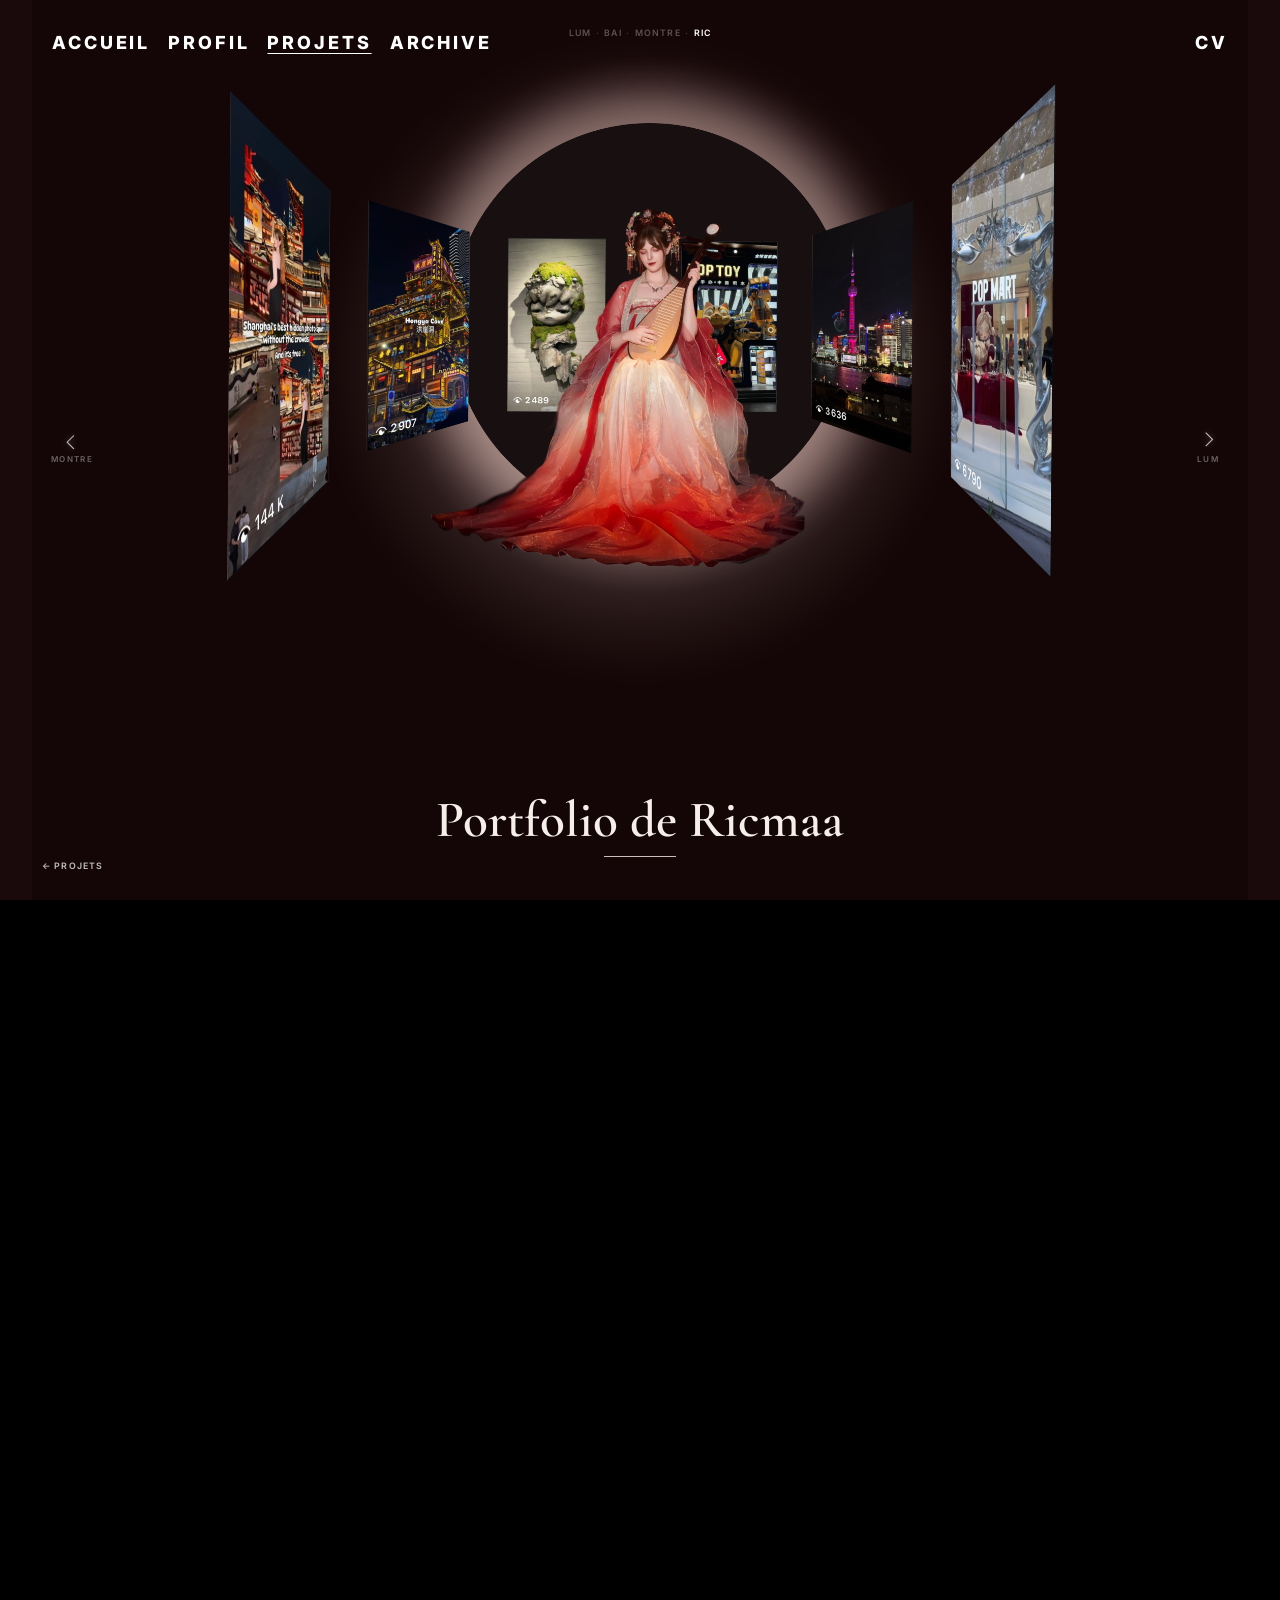
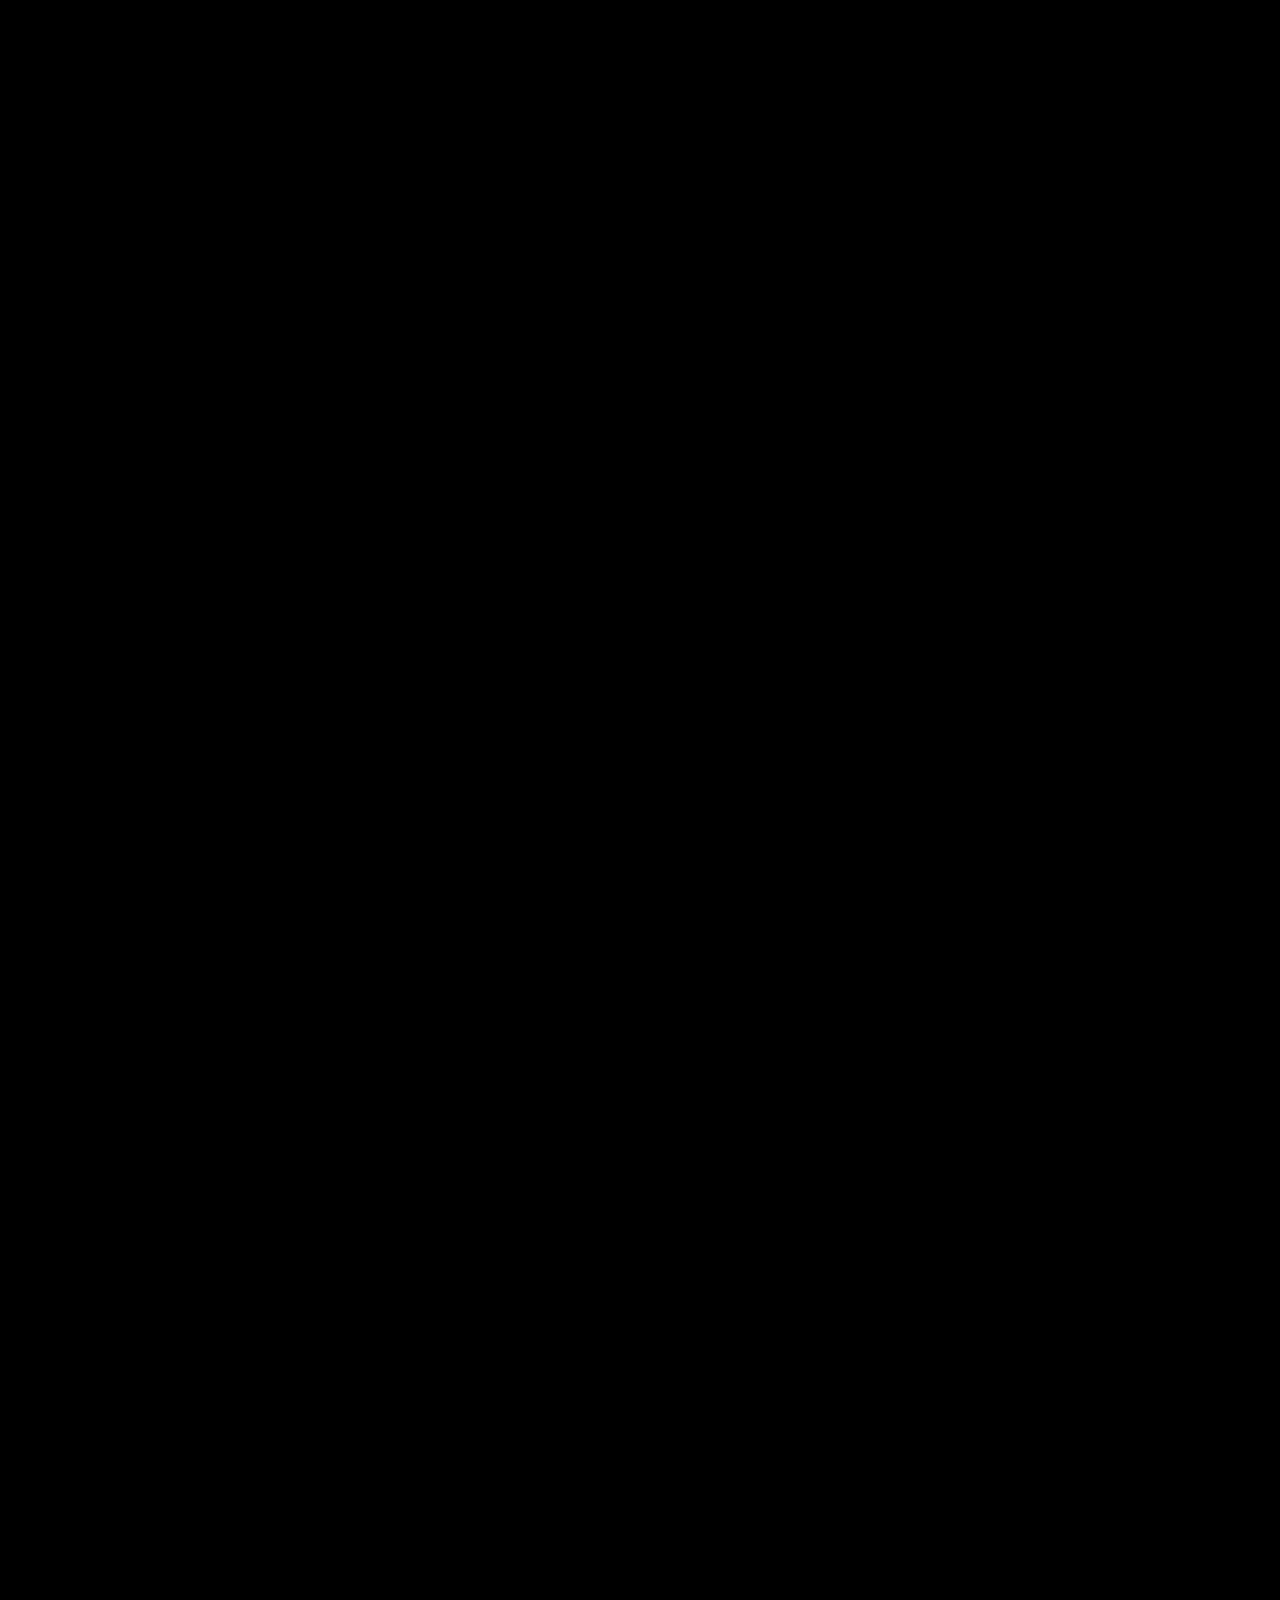
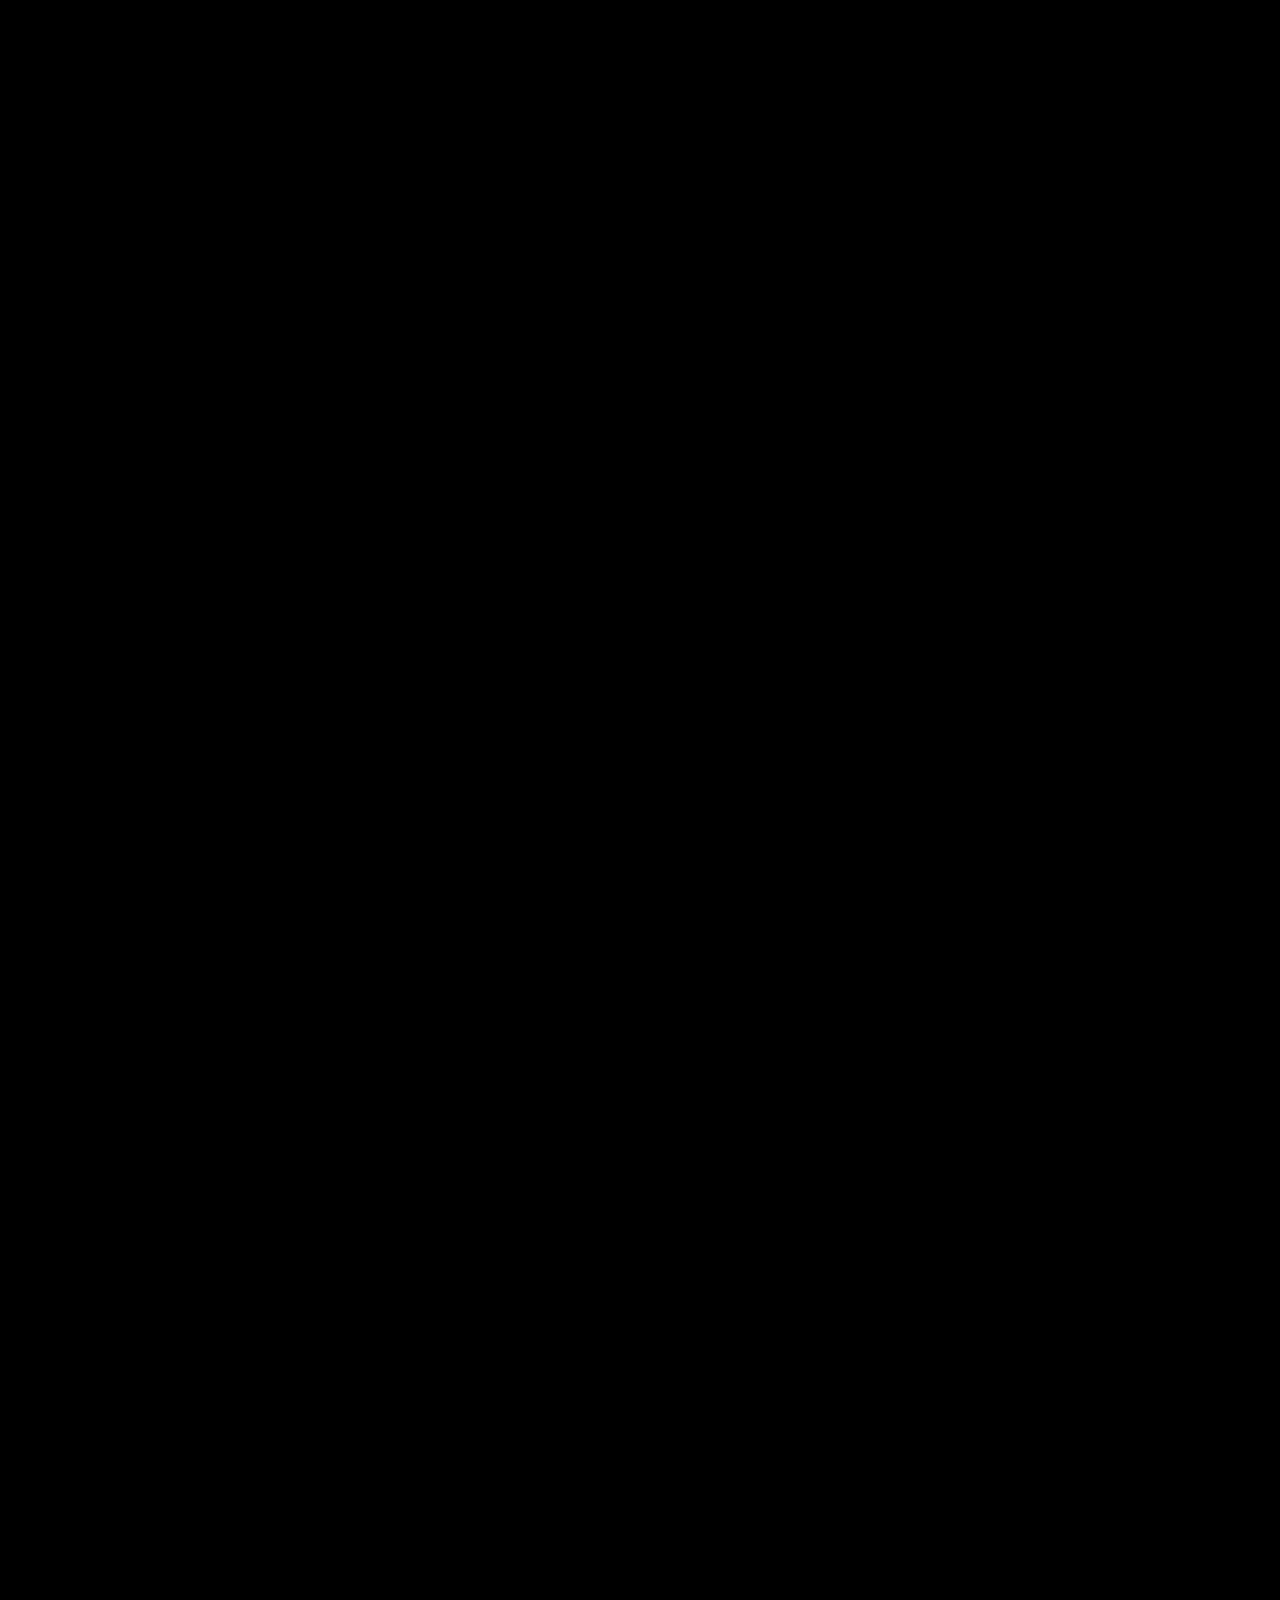
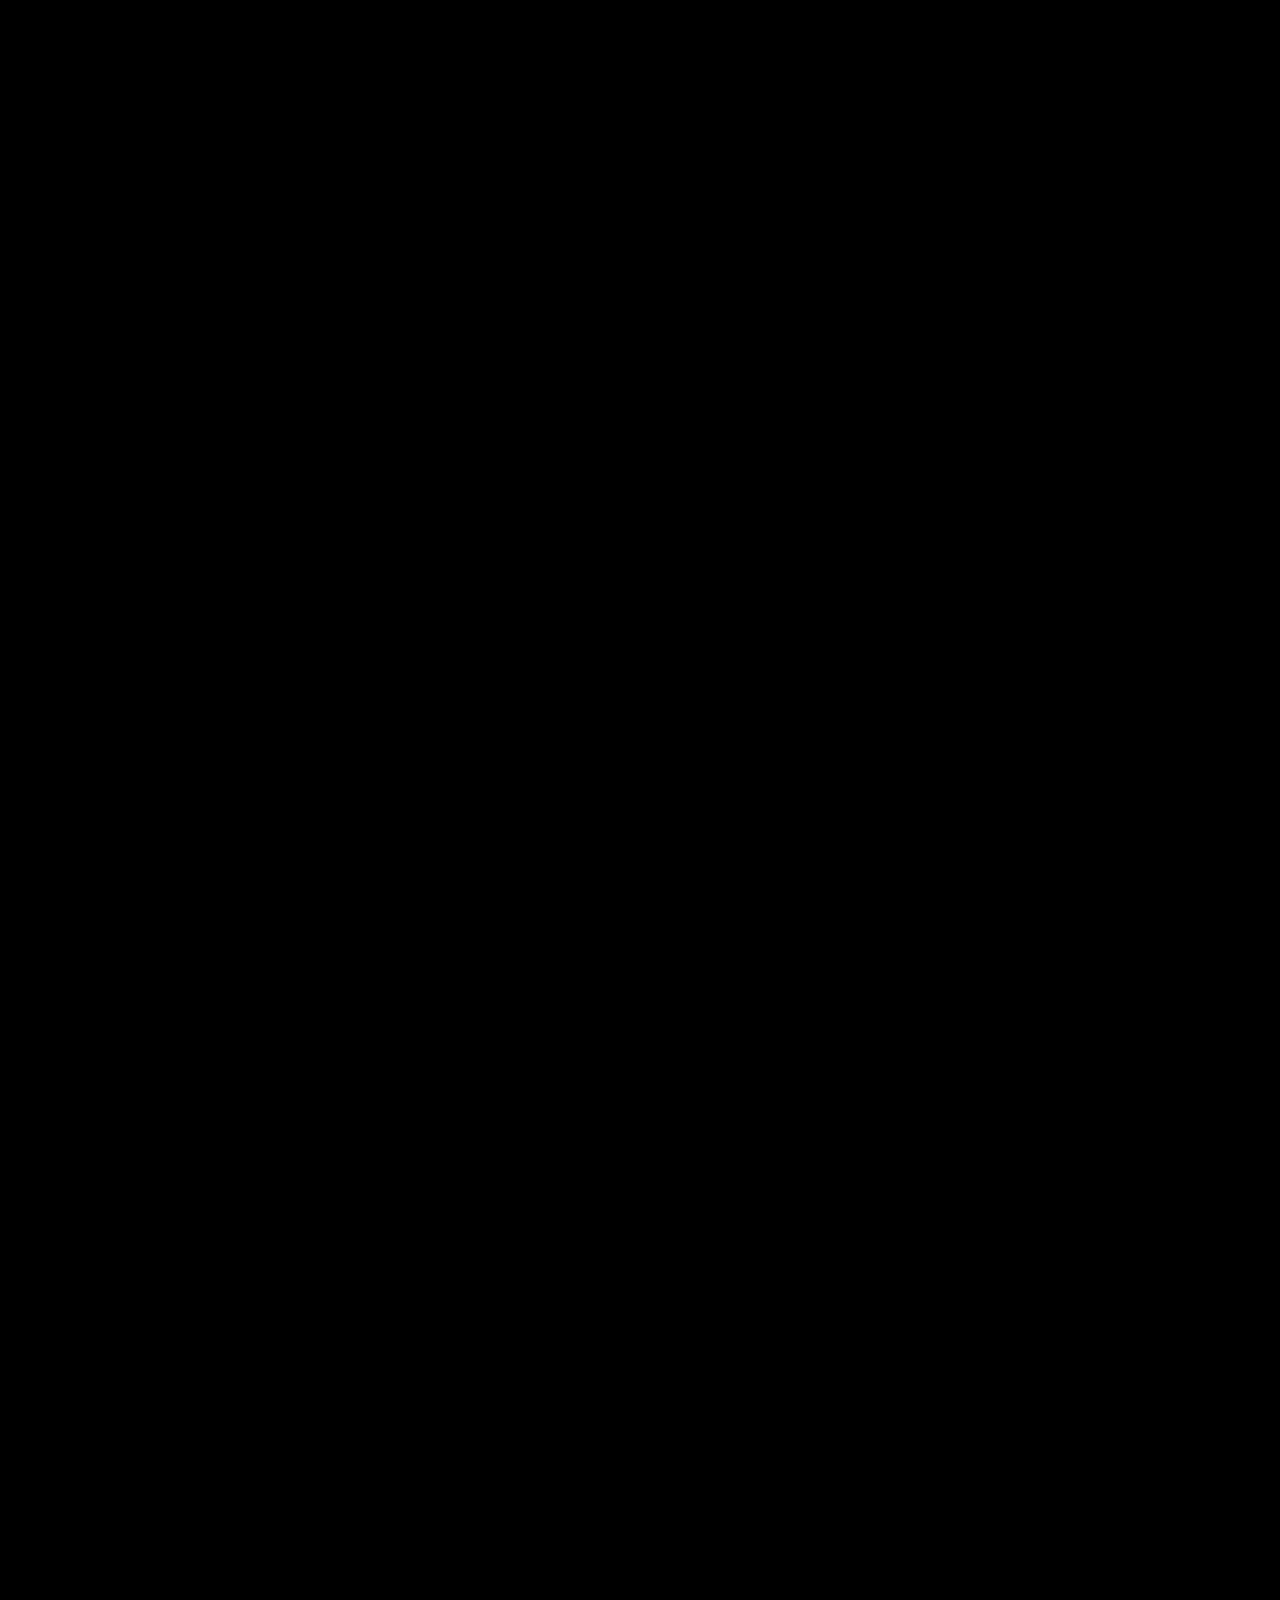
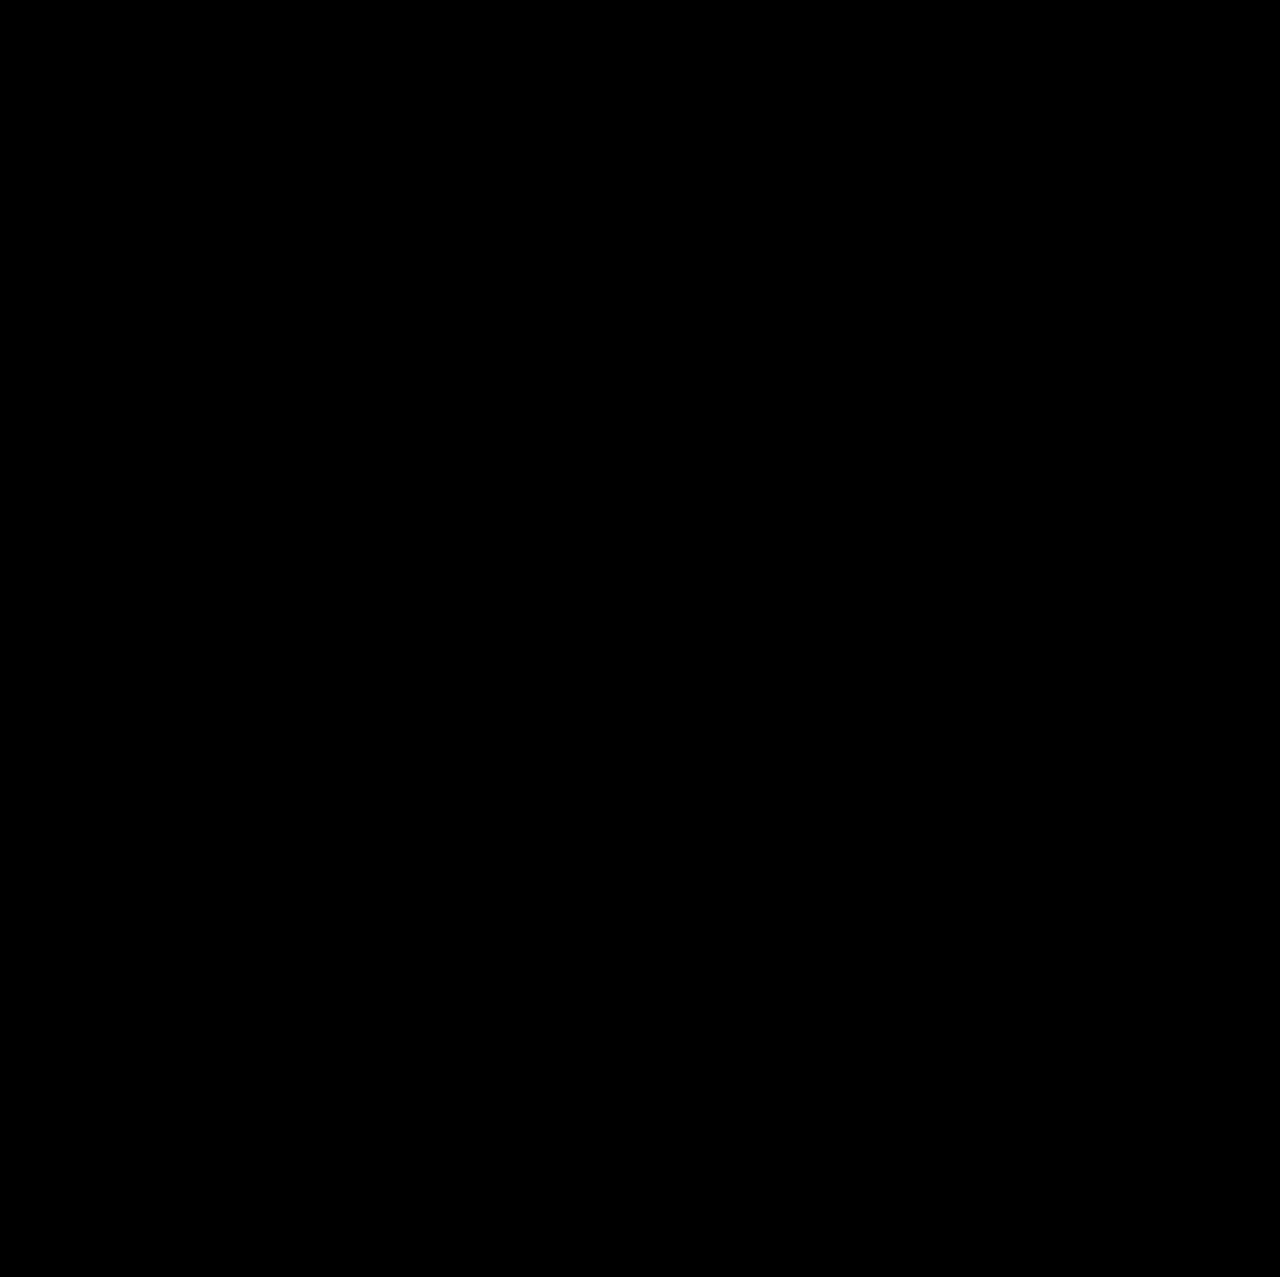
<file: projects/ric.html>
<!DOCTYPE html>
<html lang="fr">
<head>
  <meta charset="UTF-8" />
  <meta name="viewport" content="width=device-width, initial-scale=1.0" />
  <title>Portfolio de Ricmaa</title>

  <link rel="preconnect" href="https://fonts.googleapis.com">
  <link rel="preconnect" href="https://fonts.gstatic.com" crossorigin>
  <link href="https://fonts.googleapis.com/css2?family=Inter:wght@400;500;600;700;800&family=Cormorant+Garamond:wght@400;500;600;700&display=swap" rel="stylesheet">

  <meta name="description" content="Projet Ricmaa — conception d'un portfolio web multi-pages pour une influenceuse beauté. Design UX/UI réalisé sous Figma lors d'un stage en juin 2025.">
  <link rel="icon" type="image/png" href="../assets/img/logo.png">
  <link rel="stylesheet" href="../assets/css/style.css" />
</head>
<body class="ric-page">

  <header class="header">
    <nav class="nav left">
      <a href="../index.html">ACCUEIL</a>
      <a href="../profil.html">PROFIL</a>
      <a href="../projets.html" class="active">PROJETS</a>
      <a href="../archive.html">ARCHIVE</a>
    </nav>

    <nav class="nav right">
      <!-- <a href="../contact.html">CONTACT</a> -->
      <a href="../file/CV_Cheng_Roseline.pdf" target="_blank">CV</a>
    </nav>
  </header>

  <main class="ric-page-main">
  <section class="ric-hero">
    <div class="ric-hero-frame">
      <div class="ric-hero-visual">
        <img
          src="../assets/img/top_ric.png"
          alt="Visuel principal du portfolio Ricmaa"
          class="ric-hero-image"
        />
      </div>

      <div class="ric-hero-title-wrap">
        <h1 class="ric-hero-title">Portfolio de Ricmaa</h1>
        <div class="ric-hero-line"></div>
      </div>
    </div>
  </section>

  <section class="ric-context-section">
  <div class="ric-context-overlay"></div>

  <div class="ric-context-content">
    <div class="ric-context-right">
      <h2 class="ric-context-title">Explication du contexte</h2>
      <div class="ric-context-title-line"></div>

      <p>
        Projet réalisé lors de mon stage chez Ricmaa en juin 2025, influenceuse et créatrice
        de contenu, visant la conception d’un site promotionnel multi-pages mettant en valeur
        son univers et ses activités.
      </p>

      <p>
        L’approche UX visait à proposer une interface simple et lisible, facilitant la
        compréhension des contenus, tout en intégrant une identité féminine cohérente avec
        des projets axés sur le skincare et le maquillage.
      </p>
    </div>
  </div>

  <div class="ric-context-bottom-lines">
    <span></span>
    <span></span>
    <span></span>
  </div>
</section>
<section class="ric-font-section">
  <div class="ric-font-visual-wrap">
    <img src="../assets/img/eventaille_ric.png" alt="" class="ric-font-bg-image" loading="lazy">

    <div class="ric-font-overlay-text">
      <h2 class="ric-font-title">Font</h2>
      <div class="ric-font-line"></div>

      <p class="ric-font-name">Poppins</p>

      <p class="ric-font-desc">
        Lorem ipsum dolor sit amet, consectetur adipiscing elit, sed diam nonummy
        nibh euismod tincidunt ut laoreet dolore magna aliquam erat volutpat. Ut
        wisi enim ad minim veniam, quis nostrud exerci tation ullamcorper suscipit
        lobortis nisl ut aliquip ex ea commodo consequat.
      </p>

      <div class="ric-font-weights">
        <span>Regular</span>
        <span>Medium</span>
        <span>Bold</span>
      </div>
    </div>
  </div>
</section>

<section class="ric-mockup-section">
  <div class="ric-mockup-layout">
    <div class="ric-mockup-info">
      <p><strong>TYPE DE PROJET :</strong> portfolio</p>
      <p><strong>LOGICIEL UTILISÉ :</strong> figma</p>
    </div>

    <div class="ric-mockup-top-left">
      <img src="../assets/img/ss-figma1.png" alt="Capture Figma — page accueil Ricmaa" loading="lazy">
    </div>

    <div class="ric-mockup-bottom">
      <img src="../assets/img/ss-figma2.png" alt="Capture Figma — page à propos Ricmaa" class="ric-mockup-bottom-left" loading="lazy">
      <img src="../assets/img/ss-figma3.png" alt="Capture Figma — page contact Ricmaa" class="ric-mockup-bottom-right" loading="lazy">
    </div>

    <img src="../assets/img/corner-ric.png" alt="" class="ric-corner" loading="lazy">
  </div>
</section>
<section class="ric-colors-section">
  <div class="ric-colors-top">
    <h2 class="ric-section-title">Couleur</h2>
    <div class="ric-section-line"></div>

    <div class="ric-colors-wheel-wrap">
      <img src="../assets/img/couleur_ric.png" alt="Palette couleurs Ricmaa" class="ric-colors-wheel" loading="lazy">
    </div>
  </div>

  <div class="ric-colors-info-area">
    <div class="ric-colors-stripes">
      <span></span>
      <span></span>
      <span></span>
    </div>

    <div class="ric-colors-info-wrap">
      <img src="../assets/img/couleur_info.png" alt="Informations palette couleurs Ricmaa" class="ric-colors-info" loading="lazy">

      <div class="ric-colors-text-grid">
        <div>
          <h3>BLANC</h3>
          <p>HEX: #FFFFFF</p>
          <p>RGB: 255 255 255</p>
          <p>CMYK: 0% 0% 0% 0%</p>
        </div>

        <div>
          <h3>GRIS FONCÉ</h3>
          <p>HEX: #333333</p>
          <p>RGB: 51 51 51</p>
          <p>CMYK: 0% 0% 0% 80%</p>
        </div>

        <div>
          <h3>ROSE PASTEL</h3>
          <p>HEX: #FDD1DC</p>
          <p>RGB: 253 209 220</p>
          <p>CMYK: 0% 17% 13% 1%</p>
        </div>

        <div>
          <h3>ROSE FRAMBOISE CLAIR</h3>
          <p>HEX: #FB85A2</p>
          <p>RGB: 251 133 162</p>
          <p>CMYK: 0% 47% 35% 2%</p>
        </div>
      </div>
    </div>
  </div>
</section>

<section class="ric-userflow-section">
  <div class="ric-userflow-content">
    <h2 class="ric-section-title">Parcours utilisateur</h2>
    <div class="ric-section-line"></div>

    <div class="ric-userflow-visual-wrap">
      <img src="../assets/img/pc_ric_acceulle.png" alt="Parcours utilisateur Ricmaa" class="ric-userflow-visual" loading="lazy">
    </div>

    <div class="ric-userflow-transition">
      <div class="ric-userflow-arrow">↕</div>

      <div class="ric-userflow-line ric-userflow-line-top"></div>

      <div class="ric-userflow-line ric-userflow-line-bottom"></div>
    </div>
  </div>
</section>

<section class="ric-carousel-section">
  <div class="ric-carousel-bg"></div>

  <div class="ric-carousel-wrapper">
    <button class="ric-carousel-btn ric-carousel-btn-left" type="button" aria-label="Projet précédent">
      &#8249;
    </button>

    <div class="ric-carousel-stage">
      <div class="ric-carousel-track">
        <img src="../assets/img/yesstyle_ric.png" alt="" class="ric-carousel-back" id="ricCarouselBack" loading="lazy">
        <img src="../assets/img/yesstyle_ric.png" alt="Projet Ricmaa" class="ric-carousel-front" id="ricCarouselFront" loading="lazy">
      </div>
    </div>

    <button class="ric-carousel-btn ric-carousel-btn-right" type="button" aria-label="Projet suivant">
      &#8250;
    </button>
  </div>

</section>
<section class="ric-final-section">
  <div class="ric-final-top-lines">
    <div class="ric-final-line ric-final-line-1"></div>
    <div class="ric-final-line ric-final-line-2"></div>
  </div>

  <div class="ric-final-mockups">
    <a href="../profil.html" class="ric-final-mockup ric-final-mockup-left" aria-label="Voir le profil Ricmaa">
      <img src="../assets/img/mokup1.png" alt="Mockup principal du portfolio Ricmaa" loading="lazy">
    </a>

    <a href="../projets.html" class="ric-final-mockup ric-final-mockup-right" aria-label="Voir les autres projets Ricmaa">
      <img src="../assets/img/mokup2.png" alt="Mockup secondaire du portfolio Ricmaa" loading="lazy">
    </a>
  </div>

  <div class="ric-final-bottom-line"></div>
</section>
</main>

  <div id="site-footer"></div>

  <a href="montre.html" class="nav-edge nav-edge-left"><span class="nav-edge-arrow"></span></a>
  <a href="lum.html" class="nav-edge nav-edge-right"><span class="nav-edge-arrow"></span></a>

  <script src="../assets/js/footer.js"></script>
  <script src="../assets/js/header.js"></script>
  <script src="../assets/js/ric.js"></script>
</body>
</html>
</file>
<file: assets/css/style.css>
* {
  margin: 0;
  padding: 0;
  box-sizing: border-box;
}


html, body {
  width: 100%;
  height: 100%;
  overflow: hidden;
  background: #000;
  font-family: "Inter", sans-serif;
  color: #fff;
}

/* GLOBAL */

.app {
  width: 100%;
  height: 100vh;
  position: relative;
}

.screen {
  position: absolute;
  inset: 0;
  width: 100%;
  height: 100%;
}

/* SPLASH */

.splash {
  background: #000;
  opacity: 1;
  transition: opacity 0.8s;
  z-index: 3;
    pointer-events: none;

}

.splash.hide {
  opacity: 0;
}

.signature {
  position: absolute;
  bottom: 70px;
  left: 90px;
  width: 150px;
  opacity: 0.85;
}

/* BLACK TRANSITION */

.black {
  background: #000;
  opacity: 0;
  z-index: 2;
  transition: opacity 0.5s;
  pointer-events: none;
}

.black.show {
  opacity: 1;
}

/* HOME */

.home {
  opacity: 0;
  transition: opacity 0.8s;
  z-index: 1;
  pointer-events: none;
}

.home.show {
  opacity: 1;
}

/* NAV */

.header--hidden {
  opacity: 0;
  pointer-events: none;
}

/* Header fixe sur les pages scrollables */
.ric-page .header,
.bai-page .header,
.montre-page .header,
.lum-page .header {
  position: fixed;
  zoom: 1.25;
}

.archive-page .header {
  position: fixed;
  zoom: 1.111;
}

.header {
  position: absolute;
  top: 34px;
  left: 52px;
  right: 52px;
  display: flex;
  justify-content: space-between;
  transition: opacity 0.3s ease, transform 0.3s ease;
  align-items: center;
  z-index: 1000;
}

.nav {
  display: flex;
  align-items: center;
  gap: 18px;
  position: relative;
  z-index: 1001;
}
.nav a,
.nav a:link,
.nav a:visited,
.nav a:hover,
.nav a:active {
  color: #ffffff;
  text-decoration: none;
  font-family: "Inter", sans-serif;
  font-size: 18px;  
  font-weight: 800;
  letter-spacing: 0.16em; 
  line-height: 1;
  pointer-events: auto;
}

.nav a.active {
  text-decoration: underline;
  text-decoration-thickness: 1px;
  text-underline-offset: 4px;
}

.name h1 {
  font-family: "Cormorant Garamond", serif;
  font-size: clamp(20px, 2vw, 24px);
  line-height: 0.95;
  font-weight: 200;
}

/* HERO */

.hero {
  width: 100%;
  height: 100%;
  position: relative;
}

/* NOM */

.name {
  position: absolute;
  left: 50px;
  bottom: 40px;
}

.name h1 {
  font-family: "Didot", "Didot LT STD", "GFS Didot", "Bodoni MT", "Hoefler Text", serif;
  font-size: clamp(52px, 5vw, 80px);
  line-height: 0.92;
  font-weight: 700;
}

.name h1 span {
  display: block;
}

/* LOGO */

.logo-center {
  position: absolute;
  inset: 0;
  display: flex;
  justify-content: center;
  align-items: center;
  pointer-events: none;
  z-index: -1;
}

.logo {
  width: 600px;
  max-width: 45vw;
}

/* TEXTE */

.intro {
  position: absolute;
  right: 50px;
  bottom: 45px;
  width: 320px;
  font-size: 13px;
  line-height: 1.6;
  text-align: right;
}

.intro p {
  opacity: 0.9;
}







/* PROJETS */

/* ===== PAGE PROJETS ===== */

.projects-page {
  min-height: 100vh;
  overflow: hidden;
  background:
    radial-gradient(circle at 58% 44%, rgba(255,255,255,0.07) 0%, rgba(255,255,255,0.02) 16%, rgba(0,0,0,0) 38%),
    radial-gradient(circle at 33% 60%, rgba(255,255,255,0.035) 0%, rgba(0,0,0,0) 21%),
    #000;
}

.projects-main {
  width: 100%;
  height: 100vh;
  padding-bottom: 40px;
}

.projects-stage {
  position: relative;
  width: 100%;
  height: 100%;
}

/* petit cercle */

.projects-small-circle {
  position: absolute;
  left: 37%;
  top: 59%;
  width: 17vw;
  height: 17vw;
  transform: translate(-50%, -50%) translateZ(0);
  border-radius: 50%;
  background: #000;
  box-shadow: 0 0 0 8px #d9d9d9, 0 0 45px rgba(255, 255, 255, 0.03);
  z-index: 1;
  overflow: hidden;
  cursor: pointer;
  transition: left 0.7s cubic-bezier(0.4, 0, 0.2, 1),
              top 0.7s cubic-bezier(0.4, 0, 0.2, 1),
              width 0.7s cubic-bezier(0.4, 0, 0.2, 1),
              height 0.7s cubic-bezier(0.4, 0, 0.2, 1),
              background 0.7s ease,
              box-shadow 0.7s ease;
  isolation: isolate;
}

/* grand cercle */

.projects-big-circle {
  position: absolute;
  left: 56%;
  top: 51%;
  width: 27vw;
  height: 27vw;
  transform: translate(-50%, -50%) translateZ(0);
  transition: left 0.7s cubic-bezier(0.4, 0, 0.2, 1),
              top 0.7s cubic-bezier(0.4, 0, 0.2, 1),
              width 0.7s cubic-bezier(0.4, 0, 0.2, 1),
              height 0.7s cubic-bezier(0.4, 0, 0.2, 1),
              background 0.7s ease,
              box-shadow 0.7s ease;
  border-radius: 50%;
  background: #000;
  box-shadow: 0 0 0 8px #d9d9d9, inset 0 0 0 6px #0a0a0a;
  overflow: hidden;
  z-index: 2;
  isolation: isolate;
}

/* zones hover */

.project-quarter {
  position: absolute;
  width: 50%;
  height: 50%;
  z-index: 10;
  cursor: pointer;
  transition: transform 0.2s ease;
}

.project-quarter:hover {
  transform: scale(1.05);
}

.quarter-top-left {
  top: 0;
  left: 0;
}

.quarter-top-right {
  top: 0;
  right: 0;
}

.quarter-bottom-left {
  bottom: 0;
  left: 0;
}

.quarter-bottom-right {
  bottom: 0;
  right: 0;
}

/* previews */

.quarter-preview {
  position: absolute;
  inset: 5px;              /* laisse visible l’anneau noir interne */
  border-radius: 50%;
  overflow: hidden;
  pointer-events: none;
  z-index: 3;
}

.quarter-preview img {
  position: absolute;
  display: block;
  object-fit: cover;
  background: #000;
  filter: blur(3px);
  transition: filter 0.35s ease;
}

/* haut gauche = image fine au milieu */
/* haut gauche = lum */

.preview-lum img {
  top: 0;
  left: 0;
  width: 50%;
  height: 50%;
}

/* haut droite = bai */
.preview-bai img {
  top: 0;
  right: 0;
  width: 50%;
  height: 50%;
}

/* bas gauche */
.preview-ric img {
  left: 0;
  bottom: 0;
  width: 50%;
  height: 50%;
}

/* bas droite */
.preview-montre img {
  right: 0;
  bottom: 0;
  width: 50%;
  height: 50%;
}

.projects-big-circle.show-bai .preview-bai img,
.projects-big-circle.show-lum .preview-lum img,
.projects-big-circle.show-ric .preview-ric img,
.projects-big-circle.show-montre .preview-montre img {
  filter: blur(0px);
}

/* === SWAP : archive preview hover (état swappé géré via JS inline styles) === */

/* Archive preview (remplit tout le cercle) */

.archive-preview {
  position: absolute;
  top: 0;
  left: 0;
  width: 100%;
  height: 100%;
  overflow: hidden;
  pointer-events: none;
  z-index: 3;
}

.archive-preview img {
  width: 100%;
  height: 100%;
  object-fit: cover;
  object-position: center;
  display: block;
  filter: blur(3px);
  transition: filter 0.35s ease;
}

.projects-small-circle:hover .archive-preview img {
  filter: blur(0px);
}

/* Hint archive */

.archive-hint,
.projects-hint {
  position: absolute;
  transform: translateX(-50%);
  font-family: "Inter", sans-serif;
  font-size: 10px;
  font-weight: 600;
  letter-spacing: 0.18em;
  color: rgba(255, 255, 255, 0.5);
  pointer-events: none;
  animation: hint-pulse 2.4s ease-in-out infinite;
  transition: left 0.7s cubic-bezier(0.4, 0, 0.2, 1),
              top  0.7s cubic-bezier(0.4, 0, 0.2, 1);
}

.archive-hint {
  left: 37%;
  top: calc(59% + 9.5vw);
}

.projects-hint {
  left: 56%;
  top: calc(51% + 14.5vw);
}

@keyframes hint-pulse {
  0%, 100% { opacity: 0.35; }
  50%       { opacity: 0.75; }
}

/* Lien retour aux projets */

.back-to-projects {
  position: fixed;
  bottom: 36px;
  left: 52px;
  font-family: "Inter", sans-serif;
  font-size: 11px;
  font-weight: 600;
  letter-spacing: 0.14em;
  color: rgba(255, 255, 255, 0.75);
  text-decoration: none;
  transition: color 0.2s ease;
  z-index: 999;
}

.back-to-projects:hover {
  color: #ffffff;
}












/* ===== PAGE PROFIL ===== */

.profile-page {
  min-height: 100vh;
  overflow: hidden;
  background:
    radial-gradient(circle at 52% 36%, rgba(255,255,255,0.09) 0%, rgba(255,255,255,0.025) 18%, rgba(0,0,0,0) 40%),
    #000;
}

.profile-main {
  width: 100%;
  height: 100vh;
  padding-bottom: 40px;
}

.profile-hero {
  position: relative;
  width: 100%;
  height: 100%;
}

.profile-circle-wrap {
  position: absolute;
  left: 50%;
  transform: translateX(-50%);
  width: min(1260px, 100vw);
  height: calc(100vh - 40px);
  display: flex;
  justify-content: center;
  align-items: flex-end;
}

.profile-circle-bg {
  position: absolute;
  left: 50%;
  bottom: -2px;
  transform: translateX(-50%);
  width: min(1180px, 95vw);
  height: auto;
  pointer-events: none;
  user-select: none;
}

.profile-content {
  position: absolute;
  left: 59%;
  bottom: 104px;
  transform: translateX(-50%);
  width: min(980px, 84vw);
  display: grid;
  grid-template-columns: 300px 1fr;
  column-gap: 30px;
  align-items: center;
  z-index: 2;
}

.profile-text-col h1 {
  margin: 0 0 18px;
  font-family: "Cormorant Garamond", serif;
  font-size: clamp(48px, 4vw, 64px); /* réduit */
  line-height: 0.95;
  font-weight: 500;
  color: #f4f1f3;
}

.profile-subtitle {
  margin: 0 0 20px;
  font-family: "Inter", sans-serif;
  font-size: 13px; /* réduit */
  line-height: 1.4;
  font-weight: 500;
  color: #f4f4f4;
}
.profile-description {
  margin: 0;
  max-width: 440px;
  font-family: "Inter", sans-serif;
  font-size: 12px; /* réduit */
  line-height: 1.45;
  font-weight: 400;
  color: rgba(255,255,255,0.82);
}

.profile-tools {
  position: absolute;
  left: 50%;
  transform: translateX(-50%);
  width: 100%;
  height: 206px;
  display: flex;
  align-items: flex-end;
  justify-content: center;
  z-index: 3;
  background: linear-gradient(
    to top,
    rgba(0, 0, 0, 0.98) 0%,
    rgba(0, 0, 0, 0.96) 34%,
    rgba(0, 0, 0, 1) 45%,
    rgba(0, 0, 0, 0.58) 84%,
    rgba(0, 0, 0, 0) 100%
  );
}

.profile-tools-img {
  width: 100%;
  max-width: 900px;
  height: auto;
  display: block;
  margin-bottom: 35px;
}   

.profile-photo-col {
  position: relative;
  display: flex;
  justify-content: center;
  align-items: end;
  overflow: hidden;
}

.profile-photo-col::before {
  content: "";
  position: absolute;
  width: 240px;
  height: 240px;
  background: radial-gradient(circle, rgba(255,255,255,0.12) 0%, rgba(255,255,255,0.04) 35%, rgba(0,0,0,0) 72%);
  filter: blur(18px);
  left: 52%;
  top: 48%;
  transform: translate(-50%, -50%);
  z-index: 0;
}

.profile-photo {
  position: relative;
  z-index: 1;
  width: 285px;
  max-width: 100%;
  height: auto;
  display: block;
  filter: drop-shadow(0 18px 30px rgba(0, 0, 0, 0.38));
  transform: translateX(18px) translateY(8px);
}


/* responsive */

@media (max-width: 1200px) {
  .profile-circle-wrap {
    width: 100%;
  }

  .profile-circle-bg {
    width: min(940px, 92vw);
  }

  .profile-content {
    width: min(720px, 78vw);
    grid-template-columns: 240px 1fr;
    column-gap: 38px;
  }

  .profile-photo {
    width: 260px;
  }
}

@media (max-width: 900px) {
  .profile-page {
    overflow: auto;
  }

  .profile-main {
    height: auto;
    min-height: 100vh;
    padding: 110px 20px 90px;
  }

  .profile-hero {
    height: auto;
  }

  .profile-circle-wrap {
    position: relative;
    left: auto;
    bottom: auto;
    transform: none;
    width: 100%;
    height: auto;
    min-height: 700px;
  }

  .profile-circle-bg {
    width: min(920px, 130vw);
    max-width: none;
    bottom: 110px;
  }

  .profile-content {
    width: min(680px, 88vw);
    grid-template-columns: 1fr;
    row-gap: 18px;
    text-align: center;
    bottom: 190px;
  }

  .profile-photo-col {
    justify-content: center;
  }

  .profile-photo {
    width: 240px;
  }

  .profile-text-col h1 {
    margin-bottom: 16px;
  }

  .profile-subtitle,
  .profile-description {
    max-width: none;
  }

  .profile-tools {
    width: min(620px, 88vw);
    bottom: 108px;
  }
}

@media (max-width: 600px) {
  .profile-circle-wrap {
    min-height: 620px;
  }

  .profile-circle-bg {
    width: 165vw;
    bottom: 120px;
  }

  .profile-content {
    bottom: 205px;
  }

  .profile-photo {
    width: 200px;
  }

  .profile-text-col h1 {
    font-size: clamp(44px, 12vw, 62px);
  }

  .profile-subtitle {
    font-size: 13px;
  }

  .profile-description {
    font-size: 12px;
  }

  .profile-tools {
    width: 92vw;
    bottom: 120px;
  }
}
















/* ===== PAGE RIC ===== */
.ric-page {
  margin: 0;
  background: #1a0a0c;
  font-family: 'Inter', sans-serif;
  zoom: 0.8;
  overflow-y: auto;
  color: #f7f1eb;
}

.ric-page-main {
  width: 100%;
  box-sizing: border-box;
}

/* =========================
   HERO
   ========================= */

.ric-hero {
  display: flex;
  justify-content: center;
  width: 100%;
}

.ric-hero-frame {
  width: 100%;
  max-width: 1520px;
  min-height: 1150px;
  background: #140607;
  position: relative;
  overflow: hidden;
  padding: 24px 40px 120px;
  box-sizing: border-box;
}

/* halo */
.ric-hero-frame::before {
  content: "";
  position: absolute;
  top: 70px;
  left: 50%;
  transform: translateX(-50%);
  width: 760px;
  height: 760px;
  border-radius: 50%;
  background: radial-gradient(
    circle,
    rgba(255, 240, 232, 0.9) 0%,
    rgba(255, 230, 220, 0.45) 30%,
    rgba(255, 220, 210, 0.12) 52%,
    rgba(20, 6, 7, 0) 74%
  );
  filter: blur(28px);
  z-index: 0;
  pointer-events: none;
}

.ric-hero-visual {
  position: relative;
  z-index: 2;
  display: flex;
  justify-content: center;
  margin-top: -25px;
}

.ric-hero-image {
  display: block;
  width: min(100%, 1220px);
  height: auto;
  object-fit: contain;
}

/* titre */
.ric-hero-title-wrap {
  position: relative;
  z-index: 3;
  margin-top: 180px;
  display: flex;
  flex-direction: column;
  align-items: center;
}

.ric-hero-title {
  margin: 0;
  font-family: 'Cormorant Garamond', serif;
  font-size: clamp(3rem, 5vw, 5rem);
  font-weight: 600;
  line-height: 1.05;
  color: #f6eee8;
  text-align: center;
}

.ric-hero-line {
  width: 90px;
  height: 2px;
  margin-top: 10px;
  background: rgba(246, 238, 232, 0.8);
}

/* =========================
   SECTION CONTEXTE
   ========================= */
/* =========================
   SECTION CONTEXTE
   ========================= */

.ric-context-section {
  position: relative;
  width: 100%;
  max-width: 1520px;
  min-height: 900px;
  margin: 0 auto;
  overflow: hidden;
  border-top: 1px solid rgba(255, 240, 235, 0.8);
  background-image: url("../img/ric_explication.png");
  background-repeat: no-repeat;
  background-position: center center;
  background-size: cover;
}

.ric-context-overlay {
  position: absolute;
  inset: 0;
  background: rgba(20, 6, 7, 0.18);
  z-index: 1;
}

.ric-context-content {
  position: relative;
  z-index: 2;
  min-height: 900px;
  max-width: 1520px;
  margin: 0 auto;
  padding: 150px 90px 120px 640px;
  box-sizing: border-box;
  display: flex;
  align-items: flex-start;
}

.ric-context-right {
  max-width: 540px;
  color: #f7f1eb;
}

.ric-context-title {
  margin: 0;
  font-family: 'Cormorant Garamond', serif;
  font-size: clamp(3.6rem, 5vw, 5.4rem);
  font-weight: 600;
  line-height: 0.95;
  color: #fff5f0;
}

.ric-context-title-line {
  width: 310px;
  max-width: 100%;
  height: 2px;
  background: rgba(255, 245, 240, 0.95);
  margin: 12px 0 34px;
}

.ric-context-right p {
  margin: 0 0 24px;
  max-width: 500px;
  font-size: 0.98rem;
  line-height: 1.7;
  font-weight: 400;
  color: rgba(255, 245, 240, 0.95);
}

/* lignes blanches du bas */
.ric-context-bottom-lines {
  position: absolute;
  left: 0;
  right: 0;
  bottom: 26px;
  z-index: 2;
  display: flex;
  justify-content: space-between;
  gap: 28px;
  padding: 0 32px;
  box-sizing: border-box;
}

.ric-context-bottom-lines span {
  display: block;
  flex: 1;
  height: 4px;
  background: #ffffff;
  opacity: 0.95;
}

/* responsive */
@media (max-width: 1100px) {
  .ric-context-section {
    min-height: 760px;
  }

  .ric-context-content {
    min-height: 760px;
    padding: 110px 40px 100px 420px;
  }

  .ric-context-title {
    font-size: 3.2rem;
  }

  .ric-context-title-line {
    width: 220px;
  }

  .ric-context-right p {
    font-size: 0.92rem;
  }
}

@media (max-width: 800px) {
  .ric-context-section {
    min-height: 620px;
    background-position: left center;
  }

  .ric-context-content {
    min-height: 620px;
    padding: 70px 20px 90px 20px;
    align-items: flex-start;
  }

  .ric-context-right {
    max-width: 100%;
  }

  .ric-context-title {
    font-size: 2.4rem;
  }

  .ric-context-title-line {
    width: 170px;
  }

  .ric-context-right p {
    max-width: 100%;
    font-size: 0.9rem;
  }

  .ric-context-bottom-lines {
    padding: 0 20px;
    gap: 16px;
  }

  .ric-context-bottom-lines span {
    height: 3px;
  }
}



















/* =========================
   SECTION FONT
   ========================= */

.ric-font-section {
  width: 100%;
  max-width: 1520px;
  margin: 0 auto;
  background: radial-gradient(circle at top, #2a0d0f, #120506 72%);
  padding: 24px 32px 70px;
  box-sizing: border-box;
}

.ric-font-visual-wrap {
  position: relative;
  width: 100%;
}

.ric-font-bg-image {
  display: block;
  width: 100%;
  height: auto;
}

.ric-font-overlay-text {
  position: absolute;
  top: 18%;
  left: 5.5%;
  width: 34%;
  color: #fff;
}

.ric-font-title {
  margin: 0;
  font-family: 'Cormorant Garamond', serif;
  font-size: clamp(3.8rem, 6vw, 5.2rem);
  line-height: 0.95;
  font-weight: 600;
}

.ric-font-line {
  width: 88px;
  height: 2px;
  background: #ffffff;
  margin: 12px 0 36px;
}

.ric-font-name {
  margin: 0 0 20px;
  font-size: 1.05rem;
  font-weight: 500;
}

.ric-font-desc {
  margin: 0;
  max-width: 420px;
  font-size: 0.96rem;
  line-height: 1.75;
  color: rgba(255, 255, 255, 0.92);
}

.ric-font-weights {
  margin-top: 34px;
  display: flex;
  gap: 18px;
  font-size: 1rem;
  color: #fff;
}

.ric-font-weights span:last-child {
  font-weight: 700;
}

/* =========================
   MOCKUPS
   ========================= */

.ric-mockup-section {
  width: 100%;
  max-width: 1520px;
  margin: 0 auto;
  background: #120506;
  padding: 34px 32px 90px;
  box-sizing: border-box;
}

.ric-mockup-layout {
  position: relative;
  min-height: 760px;
  padding-bottom: 40px;
}

/* texte en haut droite */
.ric-mockup-info {
  position: absolute;
  top: 78px;
  right: 98px;
  z-index: 4;
  color: #fff;
  font-size: 1rem;
  line-height: 1.75;
  letter-spacing: 0.04em;
  text-align: left;
}

.ric-mockup-info strong {
  font-weight: 800;
  letter-spacing: 0.08em;
}

/* image du haut gauche */
.ric-mockup-top-left {
  width: 36%;
  margin-left: 18px;
}

.ric-mockup-top-left img {
  display: block;
  width: 100%;
  height: auto;
}

/* ligne du bas */
.ric-mockup-bottom {
  margin-top: 26px;
  display: flex;
  align-items: flex-start;
  gap: 18px;
  width: 100%;
}

/* bas gauche */
.ric-mockup-bottom-left {
  display: block;
  width: 50%;
  height: auto;
}

/* bas droite */
.ric-mockup-bottom-right {
  display: block;
  width: 44%;
  height: auto;
  margin-top: 10px;
  position: relative;
  z-index: 2;
}

/* corner qui encadre l'image bas droite */
.ric-corner {
  position: absolute;
  right: 6px;
  bottom: 8px;
  width: 255px;
  z-index: 3;
  pointer-events: none;
}

/* =========================
   RESPONSIVE
   ========================= */

@media (max-width: 1100px) {
  .ric-font-overlay-text {
    top: 14%;
    left: 5%;
    width: 40%;
  }

  .ric-font-title {
    font-size: 3.6rem;
  }

  .ric-font-desc {
    font-size: 0.88rem;
    line-height: 1.6;
  }

  .ric-mockup-layout {
    min-height: auto;
    padding-bottom: 150px;
  }

  .ric-mockup-info {
    position: static;
    margin: 0 0 30px;
  }

  .ric-mockup-top-left {
    width: 60%;
    margin-left: 0;
  }

  .ric-mockup-bottom {
    flex-direction: column;
    gap: 20px;
  }

  .ric-mockup-bottom-left,
  .ric-mockup-bottom-right {
    width: 100%;
  }

  .ric-corner {
    width: 210px;
  }
}

@media (max-width: 800px) {
  .ric-font-section,
  .ric-mockup-section {
    padding-left: 16px;
    padding-right: 16px;
  }

  .ric-font-overlay-text {
    position: static;
    width: 100%;
    margin-top: 24px;
  }

  .ric-font-bg-image {
    width: 100%;
  }

  .ric-font-title {
    font-size: 2.8rem;
  }

  .ric-font-desc {
    max-width: 100%;
  }

  .ric-mockup-top-left {
    width: 100%;
  }

  .ric-mockup-info {
    font-size: 0.9rem;
  }

  .ric-corner {
    width: 160px;
  }
}
























/* =========================
   TITRES COMMUNS
   ========================= */

.ric-section-title {
  margin: 0;
  font-family: 'Cormorant Garamond', serif;
  font-size: clamp(2.6rem, 5vw, 4.2rem);
  line-height: 0.95;
  font-weight: 600;
  color: #fff5f0;
}

.ric-section-line {
  width: 400px;
  height: 2px;
  background: rgba(255, 245, 240, 0.95);
  margin-top: 10px;
}

/* =========================
   SECTION COULEUR
   ========================= */

.ric-colors-section {
  width: 100%;
  max-width: 1520px;
  margin: 0 auto;
  background: #170708;
  display: block;
}

.ric-colors-top {
  position: relative;
  width: 100%;
  min-height: 470px;
  padding: 34px 22px 0;
  box-sizing: border-box;
  background: #170708;
  overflow: hidden;
}

.ric-colors-wheel-wrap {
  width: 100%;
  margin-top: 18px;
  display: flex;
  justify-content: center;
}

.ric-colors-wheel {
  display: block;
  width: min(100%, 760px);
  height: auto;
}

/* zone grise */
.ric-colors-info-area {
  width: 100%;
  background: #605651;
  padding: 12px 14px 20px;
  box-sizing: border-box;
}

.ric-colors-stripes {
  width: 90%;                /* ← largeur globale */
  margin: 0 auto 22px;       /* ← centré + espace en bas */
  display: flex;
  justify-content: space-between;
  gap: 30px;                 /* espace entre les lignes */
}

.ric-colors-stripes span {
  flex: 1;
  height: 4px;
  background: rgba(255, 255, 255, 0.9);
}

.ric-colors-info-wrap {
  position: relative;
  width: 90%;
  margin: 0 auto;
}

.ric-colors-info {
  display: block;
  width: 100%;
  height: auto;
}

.ric-colors-text-grid {
  position: absolute;
  inset: 0;
  display: grid;
  grid-template-columns: repeat(4, 1fr);
  align-items: center;
  width: 86%;
  height: 100%;
  margin: 0 auto;
  left: 0;
  right: 0;
  color: #fff;
  text-align: center;
}

.ric-colors-text-grid h3 {
  margin: 0 0 24px;
  font-size: 1.05rem;
  font-weight: 800;
  letter-spacing: 0.05em;
}

.ric-colors-text-grid p {
  margin: 0 0 10px;
  font-size: 0.95rem;
  line-height: 1.35;
}

/* =========================
   PARCOURS UTILISATEUR
   ========================= */
.ric-userflow-section {
  padding-top: 150px;
  width: 100%;
  max-width: 1520px;
  margin: 0 auto;
  background: linear-gradient(to bottom, #605651 0%, #1C1313 100%);
}

.ric-userflow-content {
  width: 90%;
  margin: 0 auto;
  min-height: 760px;
  padding-bottom: 26px;
}

.ric-userflow-visual-wrap {
  width: 100%;
  margin-top: 38px;
  display: flex;
  justify-content: center;
}

.ric-userflow-visual {
  display: block;
  width: min(100%, 760px);
  height: auto;
}

/* bloc transition à l'intérieur de la section */
.ric-userflow-transition {
  width: 100%;
  display: flex;
  flex-direction: column;
  align-items: center;
}

.ric-userflow-line {
  width: 86%;
  height: 2px;
  background: rgba(255, 255, 255, 0.92);
}

.ric-userflow-line-top {
  margin-bottom: 26px;
}

.ric-userflow-arrow {
  color: #ffffff;
  font-size: 5rem;
  line-height: 1;
  margin: 80px 0 ;
  font-weight: bold;
}

.ric-userflow-line-bottom {
  width: 96%;
}

/* =========================
   RESPONSIVE
   ========================= */

@media (max-width: 800px) {
  .ric-colors-top {
    min-height: 320px;
    padding: 24px 14px 0;
  }

  .ric-colors-wheel {
    width: min(100%, 620px);
  }

  .ric-colors-info-area {
    padding: 10px 10px 16px;
  }

  .ric-colors-stripes {
    gap: 10px;
    margin-bottom: 10px;
  }

  .ric-colors-stripes span {
    height: 3px;
  }

  .ric-userflow-content {
    min-height: auto;
    padding: 26px 14px 42px;
  }

  .ric-userflow-visual-wrap {
    margin-top: 28px;
  }

  .ric-section-title {
    font-size: 2.2rem;
  }

  .ric-section-line {
    width: 90px;
  }
}
































.ric-carousel-section {
  position: relative;
  width: 100%;
  max-width: 1520px;
  margin: 0 auto;
  overflow: hidden;
  border-top: 1px solid rgba(255, 255, 255, 0.65);
  border-bottom: 1px solid rgba(255, 255, 255, 0.65);
  min-height: 720px;
}

.ric-carousel-bg {
  position: absolute;
  inset: 0;
  background-image: url("../img/fond-carousel.png");
  background-repeat: no-repeat;
  background-position: center;
  background-size: cover;
  filter: blur(10px);
  transform: scale(1.08);
  z-index: 0;
}

.ric-carousel-section::after {
  content: "";
  position: absolute;
  inset: 0;
  background: rgba(42, 8, 8, 0.10);
  z-index: 1;
}

.ric-carousel-wrapper {
  position: relative;
  z-index: 2;
  min-height: 600px;
  display: flex;
  align-items: center;
  justify-content: center;
  gap: 34px;
  padding: 150px 34px 150px;
  box-sizing: border-box;
}

.ric-carousel-btn {
  border: none;
  background: transparent;
  color: #ffffff;
  font-size: 4.5rem;
  line-height: 1;
  cursor: pointer;
  width: 64px;
  height: 64px;
  display: flex;
  align-items: center;
  justify-content: center;
  z-index: 5;
}

.ric-carousel-stage {
  position: relative;
  width: min(100%, 1100px);
  height: 540px;
  overflow: hidden;
}

.ric-carousel-track {
  position: absolute;
  inset: 0;
}

.ric-carousel-back,
.ric-carousel-front {
  position: absolute;
  height: auto;
  transition: transform 0.65s ease, opacity 0.65s ease;
  will-change: transform, opacity;
}

.ric-carousel-back {
  left: 18%;
  top: 50%;
  transform: translateY(-50%);
  width: 340px;
  z-index: 1;
  opacity: 0.98;
}

.ric-carousel-front {
  left: 56%;
  top: 50%;
  transform: translate(-50%, -50%);
  width: 760px;
  z-index: 2;
  opacity: 1;
}

/* animation slide */
.ric-carousel-front.slide-out-left {
  transform: translate(-68%, -50%);
  opacity: 0;
}

.ric-carousel-front.slide-out-right {
  transform: translate(-32%, -50%);
  opacity: 0;
}

.ric-carousel-front.slide-in-left {
  transform: translate(-38%, -50%);
  opacity: 0;
}

.ric-carousel-front.slide-in-right {
  transform: translate(-62%, -50%);
  opacity: 0;
}

.ric-carousel-front.slide-active {
  transform: translate(-50%, -50%);
  opacity: 1;
}

.ric-carousel-back.slide-out-left {
  transform: translate(-20px, -50%);
  opacity: 0;
}

.ric-carousel-back.slide-out-right {
  transform: translate(20px, -50%);
  opacity: 0;
}

.ric-carousel-back.slide-in-left {
  transform: translate(20px, -50%);
  opacity: 0;
}

.ric-carousel-back.slide-in-right {
  transform: translate(-20px, -50%);
  opacity: 0;
}

.ric-carousel-back.slide-active {
  transform: translateY(-50%);
  opacity: 0.98;
}

@media (max-width: 900px) {
  .ric-carousel-section {
    min-height: 560px;
  }

  .ric-carousel-wrapper {
    min-height: 470px;
    gap: 12px;
    padding: 16px 14px;
  }

  .ric-carousel-stage {
    height: 380px;
  }

  .ric-carousel-back {
    width: 220px;
    left: 10%;
  }

  .ric-carousel-front {
    width: 520px;
    left: 58%;
  }

  .ric-carousel-btn {
    font-size: 3.2rem;
    width: 42px;
    height: 42px;
  }
}




















/* =========================
   DERNIERE SECTION MOCKUPS
   ========================= */

.ric-final-section {
  width: 100%;
  max-width: 1520px;
  min-height: 980px;
  margin: 0 auto;
  background: #160708;
  position: relative;
  overflow: hidden;
  border-left: 1px solid rgba(255, 255, 255, 0.12);
  border-right: 1px solid rgba(255, 255, 255, 0.12);
  border-bottom: 1px solid rgba(255, 255, 255, 0.75);
}

/* lignes du haut */
.ric-final-top-lines {
  width: 100%;
  display: flex;
  flex-direction: column;
  align-items: center;
}

.ric-final-line {
  width: 86%;
  height: 1px;
  background: rgba(255, 255, 255, 0.9);
  margin-top: 30px;
}

.ric-final-line-1 {
  width: 85%;
}

.ric-final-line-2 {
  width: 76%;
  margin-bottom: 26px;
}

/* zone centrale */
.ric-final-mockups {
  position: relative;
  width: 100%;
  height: 820px;
  margin: 0 auto;
}

/* pas d'animation hover */
.ric-final-mockup {
  position: absolute;
  display: block;
  text-decoration: none;
}

.ric-final-mockup img {
  display: block;
  width: 100%;
  height: auto;
  pointer-events: none;
  user-select: none;
}

/* GRAND */
.ric-final-mockup-left {
  width: 520px;
  left: 20%;
  top: 20%;
  z-index: 2;
}

/* PETIT */
.ric-final-mockup-right {
  width: 500px;
  right: 15%;
  bottom: 10%;
  z-index: 1;
}

/* ligne du bas */
.ric-final-bottom-line {
  position: absolute;
  left: 0;
  right: 0;
  bottom: 8px;
  width: 100%;
  height: 2px;
  background: rgba(255, 255, 255, 0.82);
}

/* responsive */
@media (max-width: 1100px) {
  .ric-final-section {
    min-height: 760px;
  }

  .ric-final-mockups {
    height: 620px;
  }

  .ric-final-mockup-left {
    width: 320px;
    left: 31%;
    top: 130px;
  }

  .ric-final-mockup-right {
    width: 165px;
    left: 69%;
    top: 360px;
  }
}

@media (max-width: 700px) {
  .ric-final-section {
    min-height: 560px;
  }

  .ric-final-mockups {
    height: 430px;
  }

  .ric-final-line-1 {
    width: 94%;
    margin-bottom: 10px;
  }

  .ric-final-line-2 {
    width: 80%;
  }

  .ric-final-mockup-left {
    width: 220px;
    left: 35%;
    top: 95px;
  }

  .ric-final-mockup-right {
    width: 115px;
    left: 72%;
    top: 250px;
  }
}




































/* =========================
   PAGE BAI
   ========================= */

.bai-page {
  margin: 0;
  background: #1B151A;
  font-family: 'Inter', sans-serif;
  zoom: 0.8;
  color: #f6f0eb;
  overflow-y: auto;
}

.bai-page-main {
  width: 100%;
  box-sizing: border-box;
}

/* =========================
   HERO
   ========================= */

.bai-hero {
  width: 100%;
  display: flex;
  justify-content: center;
}

.bai-hero-frame {
  width: 100%;
  max-width: 1520px;
  min-height: 1080px;
  position: relative;
  overflow: hidden;
  background: radial-gradient(circle at center, #1f1320 0%, #14080d 70%, #191217 100%);
  padding: 0 0 80px;
  box-sizing: border-box;
}

.bai-hero-visual {
  position: relative;
  z-index: 1;
  width: 100%;
  display: flex;
  justify-content: center;
}

.bai-hero-image {
  display: block;
  width: min(100%, 1520px);
  height: auto;
}

.bai-hero-title-wrap {
  position: relative;
  z-index: 2;
  margin-top: 26px;
  display: flex;
  flex-direction: column;
  align-items: center;
}

.bai-hero-title {
  margin: 0;
  font-family: 'Cormorant Garamond', serif;
  font-size: clamp(3.4rem, 6vw, 5.6rem);
  font-weight: 600;
  line-height: 1;
  color: #fff9f6;
  text-align: center;
}

.bai-hero-line {
  width: 96px;
  height: 2px;
  margin-top: 10px;
  background: rgba(255, 255, 255, 0.88);
}

/* =========================
   TITRES COMMUNS
   ========================= */

.bai-section-title {
  margin: 0;
  font-family: 'Cormorant Garamond', serif;
  font-size: clamp(2.6rem, 5vw, 4.8rem);
  line-height: 0.95;
  font-weight: 600;
  color: #5a341f;
}

/* =========================
   SECTION LIVRE
   ========================= */

.bai-book-section {
  width: 100%;
  max-width: 1520px;
  margin: 0 auto;
  background: #14080d;
  box-sizing: border-box;
}

.bai-book-title-wrap {
  display: none; /* le vrai titre visuel est placé dans le livre */
}

.bai-book-stage {
  position: relative;
  width: 100%;
  min-height: 760px;
  display: flex;
  justify-content: center;
  align-items: flex-start;
}

.bai-book-image {
  display: block;
  width: min(100%, 1520px);
  height: auto;
  position: relative;
  z-index: 1;
}

.bai-book-text {
  position: absolute;
  z-index: 2;
  left: 7%;
  top: 25%;
  width: 28%;
  color: #5b4334;
}

.bai-book-text::before {
  content: "Explication du contexte";
  display: block;
  margin-bottom: 34px;
  font-family: 'Cormorant Garamond', serif;
  font-size: clamp(2.8rem, 4vw, 5rem);
  line-height: 0.95;
  font-weight: 600;
  color: #5a341f;
}

.bai-book-text p {
  margin: 0 0 22px;
  font-size: 0.92rem;
  line-height: 1.6;
  color: #574539;
}

.bai-book-polaroids {
  position: absolute;
  z-index: 2;
  right: 8%;
  top: 18%;
  width: 34%;
  height: 55%;
}

.bai-polaroid {
  position: absolute;
  display: block;
  height: auto;
}

.bai-polaroid-1 {
  width: 100%;
  left: 0;
  top: 5%;
}

.bai-polaroid-2 {
  width: 100%;
  right: 0;
  top: 35%;
}

/* =========================
   SHOWCASE BAI
   ========================= */

.bai-showcase {
  width: 100%;
  max-width: 1520px;
  margin: 0 auto;
  background: #14080d;
  overflow: hidden;
}

.bai-showcase-stage {
  position: relative;
  width: 100%;
  height: 1300px;
  overflow: hidden;
}

/* fleurs du haut */
.bai-flower-top {
  position: absolute;
  top: 0;
  left: 50%;
  transform: translateX(-50%);
  width: 100%;
  height: auto;
  z-index: 4;
  pointer-events: none;
}

/* laptops */
.bai-showcase-mockup {
  position: absolute;
  left: 50%;
  top: -10%;
  transform: translateX(-50%);
  width: 900px;
  height: auto;
  z-index: 2;
}

/* bande au milieu */
.bai-bande {
  position: absolute;
  left: 50%;
  top: 500px;
  transform: translateX(-50%);
  width: 100%;
  height: auto;
  z-index: 5;
  pointer-events: none;
}

/* fleurs du bas, au-dessus de la bande */
.bai-flower-bottom {
  position: absolute;
  left: 50%;
  top: 720px; 
  transform: translateX(-50%);
  width: 100%;
  height: auto;
  z-index: 4;
  pointer-events: none;
}

/* =========================
   COULEURS
   ========================= */

.bai-colors {
  width: 100%;
  max-width: 1520px;
  margin: 0 auto;
  padding: 20px 0 90px;
  text-align: center;
  background: #14080d;
  color: white;
}

.bai-colors h2 {
  font-family: 'Cormorant Garamond', serif;
  font-size: 5rem;
  font-weight: bold;
  margin: -200px 0 56px;
  position: relative;
}

.bai-colors h2::after {
  content: "";
  display: block;
  width: 86px;
  height: 2px;
  background: white;
  margin: 10px auto 0;
}

.bai-colors-grid {
  display: flex;
  justify-content: center;
  gap: 128px;
  flex-wrap: wrap;
}

.bai-color {
  max-width: 165px;
}

.circle {
  width: 158px;
  height: 158px;
  border-radius: 50%;
  margin: 0 auto 22px;
}

.bai-color h3 {
  margin: 0 0 14px;
  font-size: 0.98rem;
  font-weight: 800;
  letter-spacing: 0.12em;
}

.bai-color p {
  margin: 4px 0;
  font-size: 0.8rem;
  line-height: 2.5;
  opacity: 0.9;
}

/* responsive */
@media (max-width: 1100px) {
  .bai-showcase-stage {
    height: 620px;
  }

  .bai-showcase-mockup {
    width: 600px;
    top: 70px;
  }

  .bai-bande {
    top: 300px;
  }

  .bai-flower-bottom {
    top: 330px;
  }

  .bai-colors {
    padding: 56px 20px 70px;
  }

  .bai-colors-grid {
    gap: 46px;
  }
}

@media (max-width: 700px) {
  .bai-showcase-stage {
    height: 470px;
  }

  .bai-showcase-mockup {
    width: 430px;
    top: 56px;
  }

  .bai-bande {
    top: 220px;
  }

  .bai-flower-bottom {
    top: 248px;
  }

  .bai-colors {
    padding: 44px 16px 56px;
  }

  .bai-colors h2 {
    font-size: 2.4rem;
    margin-bottom: 40px;
  }

  .bai-colors-grid {
    gap: 28px;
  }

  .circle {
    width: 78px;
    height: 78px;
  }
}
/* =========================
   RESPONSIVE
   ========================= */

@media (max-width: 1100px) {
  .bai-hero-frame {
    min-height: 880px;
    padding-bottom: 50px;
  }

  .bai-book-stage {
    min-height: 620px;
  }

  .bai-book-text {
    top: 17%;
    width: 30%;
  }

  .bai-book-text::before {
    margin-bottom: 20px;
    font-size: 2.5rem;
  }

  .bai-book-text p {
    font-size: 0.78rem;
    line-height: 1.45;
  }

  .bai-book-polaroids {
    top: 17%;
    right: 6%;
    width: 36%;
  }

  .bai-laptop-stage {
    min-height: 470px;
  }

  .bai-laptop-image {
    width: min(100%, 760px);
    bottom: 56px;
  }
}

@media (max-width: 800px) {
  .bai-hero-frame {
    min-height: auto;
    padding-bottom: 36px;
  }

  .bai-page .header {
    width: calc(100% - 24px);
    padding: 0 8px;
    flex-direction: column;
    align-items: flex-start;
    gap: 10px;
  }

  .bai-page .nav {
    gap: 12px;
    flex-wrap: wrap;
  }

  .bai-book-stage {
    min-height: auto;
  }

  .bai-book-text {
    left: 8%;
    top: 14%;
    width: 32%;
  }

  .bai-book-text::before {
    font-size: 2rem;
  }

  .bai-book-text p {
    font-size: 0.62rem;
    line-height: 1.35;
    margin-bottom: 14px;
  }

  .bai-book-polaroids {
    width: 38%;
    right: 5%;
  }

  .bai-laptop-stage {
    min-height: 360px;
  }

  .bai-laptop-image {
    width: min(100%, 560px);
    bottom: 40px;
  }
}


/* =========================
   BAI - VISUEL EXPLICATION
   ========================= */

.bai-explanation-visual-section {
  width: 100%;
  max-width: 1520px;
  margin: 0 auto;
  background: #050507;
  border-top: 1px solid rgba(255, 255, 255, 0.75);
  border-bottom: 1px solid rgba(255, 255, 255, 0.75);
}

.bai-explanation-visual-frame {
  width: 100%;
  display: flex;
  justify-content: center;
  padding: 34px 0 0;
  box-sizing: border-box;
}

.bai-explanation-visual-image {
  display: block;
  width: min(100%, 1520px);
  height: auto;
}

/* =========================
   BAI - ANALYSE PHOTO
   ========================= */

.bai-photo-analysis-section {
  width: 100%;
  max-width: 1520px;
  margin: 0 auto;
  overflow: hidden;
  position: relative;
  background:
    linear-gradient(
      to bottom,
      #1B151A 0%,
      #1B151A 72%,
      #1B151A 72%,
      #050408 72%,
      #050408 91%,
      #1B151A 91%,
      #1B151A 100%
    );
}

.bai-photo-analysis-inner {
  width: 100%;
  padding: 70px 88px 70px;
  box-sizing: border-box;
}

/* haut */
.bai-photo-analysis-top {
  display: flex;
  justify-content: space-between;
  align-items: flex-start;
  gap: 28px;
}

.bai-photo-analysis-main-image-wrap {
  flex: 0 0 67%;
}

.bai-photo-analysis-main-image {
  display: block;
  width: 100%;
  max-width: 900px;
  height: auto;
}

.bai-photo-analysis-main-text {
  flex: 0 0 50%;
  padding-top: 4px;
  margin-top: 50px;
}

.bai-photo-analysis-main-text p {
  margin: 0;
  color: #ffffff;
  font-size: 1rem;
  line-height: 1.72;
  font-weight: 400;
  max-width: 330px;
}

/* bas */.bai-photo-analysis-bottom {
  margin-top: 88px;
  display: flex;
  justify-content: center;
  align-items: flex-start;
  gap: 22px;
  position: relative;
  z-index: 2;
}

.bai-photo-analysis-secondary-text {
  flex: 0 0 250px;
  padding-top: 60px;
  display: flex;
  justify-content: flex-end;
  align-items: flex-start;
}

.bai-photo-analysis-secondary-text p {
  margin: 0;
  color: #ffffff;
  font-size: 0.94rem;
  line-height: 1.7;
  text-align: right;
  max-width: 240px;
}

.bai-photo-analysis-grid-wrap {
  flex: 0 0 720px;
  display: flex;
  justify-content: flex-start;
  position: relative;
  z-index: 2;
}

.bai-photo-analysis-grid-image {
  display: block;
  width: 100%;
  max-width: 720px;
  height: auto;
  position: relative;
  z-index: 2;
}
/* =========================
   RESPONSIVE
   ========================= */

@media (max-width: 1100px) {
  .bai-photo-analysis-inner {
    padding: 48px 34px 54px;
  }

  .bai-photo-analysis-top {
    gap: 24px;
  }

  .bai-photo-analysis-main-image-wrap {
    flex-basis: 62%;
  }

  .bai-photo-analysis-main-text {
    flex-basis: 34%;
  }

  .bai-photo-analysis-main-text p {
    font-size: 0.88rem;
    line-height: 1.6;
  }

  .bai-photo-analysis-bottom {
    margin-top: 56px;
    gap: 24px;
  }

  .bai-photo-analysis-secondary-text p {
    font-size: 0.84rem;
  }
}

@media (max-width: 800px) {
  .bai-explanation-visual-frame {
    padding-top: 20px;
  }

  .bai-photo-analysis-inner {
    padding: 34px 18px 40px;
  }

  .bai-photo-analysis-top,
  .bai-photo-analysis-bottom {
    flex-direction: column;
    gap: 22px;
  }

  .bai-photo-analysis-main-image-wrap,
  .bai-photo-analysis-main-text,
  .bai-photo-analysis-secondary-text,
  .bai-photo-analysis-grid-wrap {
    flex: none;
    width: 100%;
  }

  .bai-photo-analysis-main-text p,
  .bai-photo-analysis-secondary-text p {
    max-width: 100%;
  }

  .bai-photo-analysis-secondary-text p {
    text-align: left;
  }

  .bai-photo-analysis-bottom {
    margin-top: 34px;
  }

  .bai-photo-analysis-grid-wrap {
    justify-content: flex-start;
  }
}







































@media (max-width: 1100px) {
  .projects-small-circle {
    left: 31%;
    width: 230px;
    height: 230px;
  }

  .projects-big-circle {
    left: 58%;
    width: 360px;
    height: 360px;
  }
}

@media (max-width: 820px) {
  .projects-page {
    overflow: auto;
  }

  .projects-main {
    min-height: 100vh;
    height: auto;
    padding: 110px 20px 90px;
  }

  .projects-stage {
    display: flex;
    flex-direction: column;
    align-items: center;
    gap: 28px;
    height: auto;
  }

  .projects-small-circle,
  .projects-big-circle {
    position: static;
    transform: none;
  }

  .projects-small-circle {
    width: 180px;
    height: 180px;
  }

  .projects-big-circle {
    width: 300px;
    height: 300px;
  }

  .site-footer {
    height: auto;
    padding: 10px 0;
  }

  .site-footer-inner {
    gap: 14px 20px;
  }

  .footer-link {
    font-size: 11px;
    letter-spacing: 0.04em;
  }
}
/* =========================
   BAI - DERNIERE SECTION
   ========================= */

.bai-final-section {
  width: 100%;
  max-width: 1520px;
  margin: 0 auto;
  background: #1B151A;
  overflow: hidden;
  border-top: 1px solid rgba(255, 255, 255, 0.08);
  border-bottom: 1px solid rgba(255, 255, 255, 0.7);
}

.bai-final-frame {
  width: 100%;
  display: flex;
  justify-content: center;
}

.bai-final-image {
  display: block;
  width: min(100%, 1520px);
  height: auto;
}

/* responsive */
@media (max-width: 900px) {
  .bai-final-section {
    border-bottom-width: 1px;
  }
}







  











/* =========================
   PAGE MONTRE / CARTIER
   ========================= */

.montre-page {
  margin: 0;
  background: #1a090b;
  font-family: 'Inter', sans-serif;
  zoom: 0.8;
  color: #f8f1ec;
  overflow-y: auto;
}

.montre-page-main {
  width: 100%;
  box-sizing: border-box;
}

/* =========================
   HERO
   ========================= */

.montre-hero {
  width: 100%;
  display: flex;
  justify-content: center;
}

.montre-hero-frame {
  width: 100%;
  max-width: 1520px;
  min-height: 980px;
  position: relative;
  overflow: hidden;
  background: radial-gradient(circle at center, #2a1113 0%, #1a090b 72%);
}

.montre-hero-image {
  display: block;
  width: min(100%, 1520px);
  height: auto;
}

.montre-hero-title-wrap {
  margin-top: 10px;
  display: flex;
  flex-direction: column;
  align-items: center;
}

.montre-hero-title {
  margin: 0;
  font-family: 'Cormorant Garamond', serif;
  font-size: clamp(3rem, 5vw, 5rem);
  line-height: 1;
  font-weight: 600;
  color: #fff6f0;
  text-align: center;
}

.montre-hero-line {
  width: 86px;
  height: 2px;
  margin-top: 8px;
  background: rgba(255, 255, 255, 0.9);
}

/* =========================
   CONTEXTE
   ========================= */

.montre-context-section {
  padding-top: 10%;
  width: 100%;
  max-width: 1520px;
  margin: 0 auto;
  background: radial-gradient(circle at center, #2c1513 0%, #18090b 72%);
  overflow: hidden;
}

.montre-context-frame {
  position: relative;
  width: 100%;
  min-height: 1040px;
  overflow: hidden;
  background: #22160E;
}
.montre-context-bg-watch {
  position: absolute;
  left: 50%;
  top: 0;
  transform: translateX(-50%);
  width: min(100%, 1520px);
  height: auto;
  z-index: 1;

  opacity: 0.35; 
  filter: blur(0.5px);
  
}
.montre-context-overlay {
  display: none;
}
.montre-context-fade {
  position: absolute;
  left: 0;
  bottom: 15%;
  width: 100%;
  height: 380px;
  z-index: 2;
  pointer-events: none;

  background: linear-gradient(
    to bottom,
    rgba(34, 22, 14, 0) 0%,
    rgba(34, 22, 14, 0.8) 35%,
    rgba(34, 22, 14, 0.9) 70%,
    #22160E 100%
  );
}

.montre-context-text {
  position: absolute;
  left: 10%;
  width: 34%;
  top: 40%;
  z-index: 3;
  color: #fff5ef;
}

.montre-context-text h2 {
  margin: 0;
  font-family: 'Cormorant Garamond', serif;
  font-size: clamp(2.6rem, 4.5vw, 5rem);
  line-height: 0.95;
  font-weight: 600;
}

.montre-context-line {
  width: 310px;
  max-width: 100%;
  height: 2px;
  margin: 10px 0 28px;
  background: rgba(255, 255, 255, 0.9);
}

.montre-context-text p {
  margin: 0 0 18px;
  font-size: 0.9rem;
  line-height: 1.65;
  color: rgba(255, 245, 239, 0.92);
  max-width: 490px;
}

.montre-context-front-watch {
  position: absolute;
  right: 0;
  bottom: 0;
  width: 700px;
  height: auto;
  z-index: 3;
}

/* =========================
   MOCKUP BLENDER
   ========================= */

.montre-mockup-section {
  width: 100%;
  max-width: 1520px;
  margin: 0 auto;
  background: #22160E;
  overflow: hidden;
  border-bottom: 1px solid rgba(255, 255, 255, 0.9);
}

.montre-mockup-inner {
  position: relative;
  min-height: 760px;
  padding: 86px 88px 70px;
  box-sizing: border-box;
}

.montre-mockup-visual-wrap {
  width: 78%;
  margin-left: 10%;
}

.montre-mockup-image {
  display: block;
  width: 100%;
  max-width: 980px;
  height: auto;
}

.montre-mockup-text {
  position: absolute;
  top: 150px;
  right: 20%;
  width: 270px;
  color: #f6eee8;
}

.montre-mockup-text p {
  margin: 0 0 18px;
  font-size: 0.98rem;
  line-height: 1.55;
  color: rgba(246, 238, 232, 0.96);
}

.montre-mockup-text strong {
  font-weight: 800;
  letter-spacing: 0.05em;
}

/* responsive */
@media (max-width: 1100px) {
  .montre-mockup-inner {
    min-height: 620px;
    padding: 56px 34px 50px;
  }

  .montre-mockup-visual-wrap {
    width: 74%;
  }

  .montre-mockup-text {
    top: 150px;
    right: 34px;
    width: 220px;
  }

  .montre-mockup-text p {
    font-size: 0.84rem;
    line-height: 1.45;
  }
}

@media (max-width: 800px) {
  .montre-mockup-inner {
    min-height: auto;
    padding: 34px 18px 36px;
  }

  .montre-mockup-visual-wrap {
    width: 100%;
  }

  .montre-mockup-image {
    max-width: 100%;
  }

  .montre-mockup-text {
    position: static;
    width: 100%;
    margin-top: 24px;
  }
} 

/* =========================
   RESPONSIVE
   ========================= */

@media (max-width: 1100px) {
  .montre-hero-frame {
    min-height: 760px;
  }

  .montre-context-frame {
    min-height: 840px;
  }

  .montre-context-bg-watch {
    top: 92px;
  }

  .montre-context-text {
    left: 6.5%;
    bottom: 120px;
    width: 38%;
  }

  .montre-context-text h2 {
    font-size: 3rem;
  }

  .montre-context-text p {
    font-size: 0.8rem;
    line-height: 1.5;
  }

  .montre-context-front-watch {
    width: 235px;
    right: 7%;
    top: 240px;
  }
}

@media (max-width: 800px) {
  .montre-page .header {
    width: calc(100% - 24px);
    padding: 0 8px;
    flex-direction: column;
    align-items: flex-start;
    gap: 10px;
  }

  .montre-page .nav {
    gap: 12px;
    flex-wrap: wrap;
  }

  .montre-hero-frame {
    min-height: auto;
  }

  .montre-context-frame {
    min-height: 680px;
  }

  .montre-context-title-wrap {
    padding-top: 18px;
  }

  .montre-context-bg-watch {
    top: 80px;
  }

  .montre-context-text {
    left: 6%;
    bottom: 90px;
    width: 42%;
  }

  .montre-context-text h2 {
    font-size: 2.2rem;
  }

  .montre-context-line {
    width: 220px;
    margin-bottom: 18px;
  }

  .montre-context-text p {
    font-size: 0.68rem;
    line-height: 1.4;
  }

  .montre-context-front-watch {
    width: 180px;
    right: 6%;
    top: 235px;
  }
}

/* =========================
   MONTRE - SECTION COULEUR
   ========================= */

.montre-colors-section {
  width: 100%;
  max-width: 1520px;
  margin: 0 auto;
  background: #BEB4B3;
  overflow: hidden;
}

.montre-colors-inner {
  position: relative;
  min-height: 1060px;
  padding: 34px 76px 0;
  box-sizing: border-box;
}

.montre-colors-title-wrap {
  position: relative;
  z-index: 2;
}

.montre-colors-title {
  margin: 0;
  font-family: 'Cormorant Garamond', serif;
  font-size: clamp(3rem, 5vw, 4.8rem);
  font-weight: 600;
  line-height: 1;
  color: #fffaf7;
}

.montre-colors-line {
  width: 100px;
  height: 2px;
  margin-top: 8px;
  background: rgba(255, 255, 255, 0.95);
}

.montre-colors-main {
  position: relative;
  margin-top: 46px;
  min-height: 560px;
}

.montre-colors-watch-wrap {
  display: flex;
  justify-content: center;
}

.montre-colors-watch {
  display: block;
  width: min(300%, 1460px);
  height: auto;
}

.montre-color-block {
  position: absolute;
  z-index: 2;
  color: #fff;
  text-align: center;
}

.montre-color-left {
  position: absolute;
  left: 90px;
  top: 140px;

  display: flex;
  align-items: center;
  gap: 28px;

  z-index: 2;
}

.montre-color-left {
  position: absolute;
  left: 90px;
  top: 140px;

  display: flex;
  align-items: center;
  gap: 28px;

  z-index: 2;
}

.montre-color-text-left {
  display: flex;
  flex-direction: column;
  align-items: flex-end;
  text-align: right;
}
.montre-color-text-left .montre-color-name {
  margin-bottom: 18px;
  line-height: 1.15;
}

.montre-color-text-left .montre-color-meta p {
  margin: 8px 0;
}


.montre-color-right {
  position: absolute;
  right: 50px;
  top: 500px;
  z-index: 2;

  display: flex;
  align-items: center;
  gap: 28px;

  width: auto;
  text-align: left;
}
.montre-color-text-right {
  display: flex;
  flex-direction: column;
  align-items: flex-start;
}

.montre-color-text-right .montre-color-name {
  margin-bottom: 18px;
  text-align: left;
  line-height: 1.15;
}

.montre-color-text-right .montre-color-meta {
  text-align: left;
}

.montre-color-text-right .montre-color-meta p {
  margin: 8px 0;
}
.montre-color-name {
  font-size: 0.98rem;
  font-weight: 800;
  letter-spacing: 0.08em;
  margin-bottom: 16px;
  line-height: 1.15;
}

.montre-color-circle {
  width: 128px;
  height: 128px;
  border-radius: 50%;
  margin: 0 auto 22px;
}

.montre-color-circle-dark {
  background: #0F0908;
}

.montre-color-circle-terra {
  background: #B0584B;
}

.montre-color-meta p {
  margin: 8px 0;
  font-size: 0.82rem;
  line-height: 1.35;
}

.montre-colors-bottom-watch-wrap {
  margin-top: 34px;
  display: flex;
  justify-content: flex-end;
  padding-right: 90px;
  box-sizing: border-box;
}

.montre-colors-bottom-watch {
  display: block;
  width: min(100%, 520px);
  height: auto;
}

/* =========================
   MONTRE - SECTION TECH
   ========================= */

.montre-tech-section {
  width: 100%;
  max-width: 1520px;
  margin: 0 auto;
  background: linear-gradient(to bottom, #9b9999 0%, #3F3F3F 30%, #3F3F3F 80%, #bfb3af 100%);
  overflow: hidden;
  border-top: 1px solid rgba(255, 255, 255, 0.9);
  padding-bottom: 300px;
}

.montre-tech-inner {
  width: 100%;
  padding: 34px 0 0;
  box-sizing: border-box;
}

.montre-tech-top-line {
  width: 100%;
  height: 1px;
  background: rgba(255, 255, 255, 0.9);
}

.montre-tech-text {
  max-width: 600px;
  margin: 34px 0 200px 160px;
  color: #ffffff;
}

.montre-tech-text p {
  margin: 0 0 24px;
  font-size: 0.92rem;
  line-height: 1.65;
}

.montre-tech-image-wrap {
  margin-top: 46px;
  display: flex;
  justify-content: center;
}

.montre-tech-image {
  display: block;
  width: min(100%, 1520px);
  height: auto;
}

/* =========================
   MONTRE - SECTION ECLATEE
   ========================= */

.montre-explode-section {
  width: 100%;
  max-width: 1520px;
  margin: 0 auto;
  background: #c8c1bf;
  overflow: hidden;
  border-bottom: 10px solid rgba(255, 255, 255, 0.85);
}

.montre-explode-inner {
  position: relative;
  overflow: hidden;
}

.montre-explode-main {
  display: block;
  width: min(100%, 1520px);
  height: auto;
}

.montre-explode-part {
  position: absolute;
  z-index: 2;
  height: auto;
}

.montre-explode-part-left {
  left: 52px;
  bottom: 150px;
  width: 180px;
}

.montre-explode-part-right {
  right: 70px;
  bottom: 180px;
  width: 200px;
}

/* =========================
   RESPONSIVE
   ========================= */

@media (max-width: 1100px) {
  .montre-colors-inner {
    min-height: 860px;
    padding: 26px 28px 0;
  }

  .montre-color-left {
    left: 20px;
    top: 34px;
  }

  .montre-color-right {
    right: 22px;
    top: 260px;
  }

  .montre-colors-watch {
    width: min(100%, 620px);
  }

  .montre-colors-bottom-watch-wrap {
    padding-right: 30px;
  }

  .montre-colors-bottom-watch {
    width: min(100%, 420px);
  }

  .montre-tech-text {
    margin-left: 50px;
    max-width: 500px;
  }

  .montre-tech-text p {
    font-size: 0.84rem;
  }

  .montre-explode-inner {
    min-height: 680px;
  }

  .montre-explode-part-left {
    width: 130px;
    left: 24px;
    bottom: 110px;
  }

  .montre-explode-part-right {
    width: 150px;
    right: 26px;
    bottom: 135px;
  }
}

@media (max-width: 800px) {
  .montre-colors-inner {
    min-height: auto;
    padding: 22px 16px 26px;
  }

  .montre-colors-main {
    display: flex;
    flex-direction: column;
    align-items: center;
    min-height: auto;
  }

  .montre-color-block {
    position: static;
    width: auto;
    margin-bottom: 24px;
  }

  .montre-color-right {
    order: 3;
  }

  .montre-colors-watch-wrap {
    order: 2;
  }

  .montre-colors-bottom-watch-wrap {
    justify-content: center;
    padding-right: 0;
    margin-top: 18px;
  }

  .montre-tech-text {
    margin: 24px 18px 0;
    max-width: none;
  }

  .montre-explode-inner {
    min-height: auto;
  }

  .montre-explode-part-left,
  .montre-explode-part-right {
    width: 95px;
    bottom: 70px;
  }

  .montre-explode-part-left {
    left: 12px;
  }

  .montre-explode-part-right {
    right: 12px;
  }
}
/* =========================
   MONTRE - SECTION VIDEO
   ========================= */

.montre-video-section {
  width: 100%;
  max-width: 1520px;
  margin: 0 auto;
  background: #21090b;
  padding: 160px 0 180px;
  box-sizing: border-box;
}

.montre-video-inner {
  width: 100%;
  max-width: 980px;
  margin: 0 auto;
}

.montre-video-label {
  margin: 0 0 14px;
  color: rgba(255, 255, 255, 0.85);
  font-size: 0.72rem;
  line-height: 1.2;
}

.montre-video-player {
  display: block;
  width: 100%;
  height: auto; 
  aspect-ratio: 16 / 9;
  object-fit: contain; 
  background: black;
}

/* responsive */
@media (max-width: 900px) {
  .montre-video-section {
    padding: 80px 20px 90px;
  }

  .montre-video-inner {
    max-width: 100%;
  }

  .montre-video-player {
    max-width: 100%;
  }
}






































/* =========================
   PAGE LUM / ALONE
   ========================= */

.lum-page {
  margin: 0;
  background: #4b3f3e;
  font-family: 'Inter', sans-serif;
  zoom: 0.8;
  color: #f7f1ec;
  overflow-y: auto  ;
}

.lum-page-main {
  width: 100%;
  box-sizing: border-box;
}

/* =========================
   HERO
   ========================= */

.lum-hero {
  width: 100%;
  display: flex;
  justify-content: center;
}

.lum-hero-frame {
  width: 100%;
  max-width: 1520px;
  min-height: 980px;
  position: relative;
  overflow: hidden;
  background: #574945;
}

.lum-hero-image {
  display: block;
  width: min(100%, 1520px);
  height: auto;
}

.lum-hero-title-wrap {
  margin-top: 6px;
  display: flex;
  flex-direction: column;
  align-items: center;
  padding-bottom: 200px;
}

.lum-hero-title {
  margin: 0;
  font-family: 'Cormorant Garamond', serif;
  font-size: clamp(3rem, 5vw, 4.8rem);
  line-height: 1;
  font-weight: 600;
  color: #fff7f3;
}

.lum-hero-line {
  width: 88px;
  height: 2px;
  margin-top: 8px;
  background: rgba(255, 255, 255, 0.92);
}

/* =========================
   CONTEXTE
   ========================= */

.lum-context-section {
  width: 100%;
  max-width: 1520px;
  margin: 0 auto;
  background: #4a403d;
  border-top: 1px solid rgba(255, 255, 255, 0.75);
  border-bottom: 1px solid rgba(255, 255, 255, 0.75);
  overflow: hidden;
}

.lum-context-frame {
  width: 100%;
  display: flex;
  justify-content: center;
}

.lum-context-image {
  display: block;
  width: min(100%, 1520px);
  height: auto;
}

/* =========================
   FABRICATION + TYPE PROJET
   ========================= */
.lum-making-section {
  width: 100%;
  max-width: 1520px;
  margin: 0 auto;
  background: #5a4b48;
  padding: 154px 0 78px;
  box-sizing: border-box;
  overflow: hidden;
}

.lum-making-inner {
  width: 100%;
}

/* ligne du haut */
.lum-making-top-row {
  width: 100%;
  display: flex;
  align-items: center;
  justify-content: center;
  gap: 100px;
}

.lum-making-main {
  display: block;
  width: 1000px;
  height: auto;
  flex: 0 0 auto;
}

.lum-making-side {
  display: block;
  width: 1000px;
  height: 300px;
  object-fit: cover;
  flex: 0 0 auto;
  opacity: 1;
}

.lum-making-side-left {
  object-position: left center;
}

.lum-making-side-right {
  object-position: right center;
}

/* ligne du bas */
.lum-project-strip-wrap {
  width: 100%;
  margin-top: 100px;
  display: flex;
  justify-content: center;
}

.lum-project-strip {
  position: relative;
  width: 1300px;
}

.lum-project-strip img {
  width: 100%;
  display: block;
}

/* TEXTE */
.lum-project-text {
  position: absolute;
  top: 50%;
  left: 50%;
  transform: translate(-50%, -50%);

  display: flex;
  gap: 10px;
  align-items: center;
  white-space: nowrap;

  font-size: 20px;
  letter-spacing: 1px;
  color: #ffffff;
}

.lum-project-text .label {
  font-weight: 600;
  opacity: 0.8;
}

.lum-project-text .value {
  margin-right: 20px;
  opacity: 0.9;
}
/* responsive */
@media (max-width: 1200px) {
  .lum-making-top-row {
    gap: 36px;
  }

  .lum-making-main {
    width: 620px;
  }

  .lum-making-side {
    width: 120px;
    height: 200px;
  }

  .lum-project-strip {
    width: 900px;
  }
}

@media (max-width: 900px) {
  .lum-making-section {
    padding: 36px 0 48px;
  }

  .lum-making-top-row {
    gap: 18px;
  }

  .lum-making-main {
    width: 78%;
  }

  .lum-making-side {
    display: none;
  }

  .lum-project-strip {
    width: 88%;
  }
}
/* =========================
   COULEURS
   ========================= */

.lum-colors-section {
  position: relative;
  width: 100%;
  max-width: 1520px;
  margin: 0 auto;
  overflow: hidden;
  border-top: 1px solid rgba(255, 255, 255, 0.75);
  border-bottom: 1px solid rgba(255, 255, 255, 0.75);
  background: #4b3f3e;
}

.lum-colors-bg {
  position: absolute;
  inset: 0;
  background-image:
    linear-gradient(
      to bottom,
      rgba(46, 34, 32, 0.72) 0%,
      rgba(58, 50, 48, 0.45) 18%,
      rgba(70, 70, 70, 0.22) 42%,
      rgba(82, 94, 88, 0.18) 68%,
      rgba(75, 63, 62, 0.34) 100%
    ),
    url("../img/fond_maquette.png");
  background-repeat: no-repeat;
  background-position: center center;
  background-size: cover;
  filter: blur(3px);
  transform: scale(1.06);
  z-index: 1;
}

.lum-colors-section::after {
  content: "";
  position: absolute;
  inset: 0;
  background:
    linear-gradient(
      to bottom,
      rgba(67, 53, 51, 0.30) 0%,
      rgba(67, 53, 51, 0.10) 35%,
      rgba(67, 53, 51, 0.16) 100%
    );
  z-index: 2;
}

.lum-colors-inner {
  position: relative;
  z-index: 3;
  min-height: 860px;
  padding: 70px 90px 90px;
  box-sizing: border-box;
}

.lum-colors-title-wrap {
  display: flex;
  flex-direction: column;
  align-items: center;
}

.lum-colors-title {
  margin: 0;
  font-family: 'Cormorant Garamond', serif;
  font-size: clamp(3rem, 4.2vw, 4.4rem);
  font-weight: 600;
  line-height: 1;
  color: #fff8f4;
}

.lum-colors-line {
  width: 78px;
  height: 2px;
  margin-top: 8px;
  background: rgba(255, 255, 255, 0.92);
}

.lum-colors-content {
  margin-top: 58px;
  display: flex;
  justify-content: center;
  align-items: center;
  gap: 42px;
}

.lum-colors-side {
  flex: 0 0 auto;
  display: flex;
  justify-content: center;
  align-items: center;
}

.lum-colors-left,
.lum-colors-right {
  width: 255px;
}

.lum-colors-side-image {
  display: block;
  width: 100%;
  height: auto;
  object-fit: contain;
  filter: drop-shadow(0 8px 18px rgba(0, 0, 0, 0.28));
}

.lum-colors-center {
  width: 500px;
  display: flex;
  flex-direction: column;
  gap: 22px;
}

.lum-color-card {
  display: flex;
  justify-content: space-between;
  align-items: center;
  min-height: 94px;
  border-radius: 18px;
  padding: 18px 22px;
  box-sizing: border-box;
  color: #fff;
  box-shadow: 0 8px 18px rgba(0, 0, 0, 0.12);
}

.lum-color-card-name {
  width: 46%;
  font-size: 0.98rem;
  font-weight: 800;
  letter-spacing: 0.05em;
  line-height: 1.15;
}

.lum-color-card-meta {
  width: 42%;
  text-align: left;
}

.lum-color-card-meta p {
  margin: 5px 0;
  font-size: 0.8rem;
  line-height: 1.25;
}

.lum-color-card-1 {
  background: #d5b385;
}

.lum-color-card-2 {
  background: #f5d854;
}

.lum-color-card-3 {
  background: #2c6348;
}

.lum-color-card-4 {
  background: #0e072c;
}

/* =========================
   RESPONSIVE
   ========================= */

@media (max-width: 1100px) {
  .lum-colors-inner {
    min-height: auto;
    padding: 48px 28px 54px;
  }

  .lum-colors-content {
    gap: 24px;
  }

  .lum-colors-left,
  .lum-colors-right {
    width: 200px;
  }

  .lum-colors-center {
    width: 420px;
  }

  .lum-color-card {
    padding: 16px 18px;
    min-height: 84px;
  }

  .lum-color-card-name {
    font-size: 0.88rem;
  }

  .lum-color-card-meta p {
    font-size: 0.72rem;
  }
}

@media (max-width: 800px) {
  .lum-colors-inner {
    padding: 34px 16px 40px;
  }

  .lum-colors-content {
    flex-direction: column;
    gap: 28px;
    margin-top: 42px;
  }

  .lum-colors-left,
  .lum-colors-right,
  .lum-colors-center {
    width: 100%;
    max-width: 520px;
  }

  .lum-colors-side-image {
    max-width: 240px;
  }

  .lum-color-card {
    padding: 14px 16px;
  }

  .lum-colors-title {
    font-size: 2.4rem;
  }
}
/* =========================
   RESPONSIVE
   ========================= */

@media (max-width: 1100px) {
  .lum-hero-frame {
    min-height: 760px;
  }

  .lum-making-section {
    padding: 40px 20px 50px;
  }

  .lum-project-strip-wrap {
    margin-top: 34px;
  }

  .lum-colors-inner {
    min-height: auto;
    padding: 48px 24px 54px;
  }

  .lum-colors-content {
    gap: 22px;
  }

  .lum-colors-center {
    flex-basis: 38%;
  }

  .lum-color-card {
    padding: 16px 18px;
  }

  .lum-color-card-name {
    font-size: 0.88rem;
  }

  .lum-color-card-meta p {
    font-size: 0.72rem;
  }
}

@media (max-width: 800px) {
  .lum-page .header {
    width: calc(100% - 24px);
    padding: 0 8px;
    flex-direction: column;
    align-items: flex-start;
    gap: 10px;
  }

  .lum-page .nav {
    gap: 12px;
    flex-wrap: wrap;
  }

  .lum-hero-frame {
    min-height: auto;
  }

  .lum-making-section {
    padding: 26px 14px 34px;
  }

  .lum-colors-inner {
    padding: 34px 16px 40px;
  }

  .lum-colors-content {
    flex-direction: column;
    gap: 28px;
    margin-top: 42px;
  }

  .lum-colors-side,
  .lum-colors-center {
    flex: none;
    width: 100%;
  }

  .lum-colors-side-image {
    max-width: 260px;
  }

  .lum-colors-center {
    max-width: 520px;
  }

  .lum-color-card {
    padding: 14px 16px;
  }

  .lum-colors-title {
    font-size: 2.4rem;
  }
}
/* =========================
   INSPIRATIONS
   ========================= */

.lum-inspirations-section {
  position: relative;
  width: 100%;
  max-width: 1520px;
  margin: 0 auto;
  background: #4f433f;
  overflow: hidden;
  border-top: 1px solid rgba(255, 255, 255, 0.75);
  border-bottom: 1px solid rgba(255, 255, 255, 0.75);
  padding-bottom: 150px;
}

.lum-inspirations-inner {
  position: relative;
  z-index: 2;
  min-height: 1500px;
  padding: 120px 90px 120px;
  box-sizing: border-box;
}

.lum-inspirations-wave {
  position: absolute;
  top: 120px;
  left: 0;
  width: 100%;
  height: 1300px;
  background: url("../img/vecteur.png") no-repeat left top;
  background-size: 100% 100%;
  z-index: 1;
  pointer-events: none;
}

.lum-inspirations-top {
  position: relative;
  min-height: 620px;
}

.lum-inspirations-text-block {
  position: absolute;
  top: 70px;
  left: 90px;
  z-index: 3;
  width: 430px;
}

.lum-inspirations-title {
  font-family: 'Cormorant Garamond', serif;
  font-size: clamp(3rem, 5vw, 4.8rem);
  line-height: 1;
  font-weight: 600;
  color: #fff7f2;
}

.lum-inspirations-line {
  width: 125px;
  height: 2px;
  margin-top: 10px;
  background: rgba(255, 255, 255, 0.92);
}

.lum-inspirations-intro {
  margin: 36px 0 0;
  font-size: 0.95rem;
  line-height: 1.55;
  color: rgba(255, 245, 240, 0.88);
}

.lum-inspiration-card {
  position: absolute;
  z-index: 3;
}

.lum-inspiration-card img {
  display: block;
  width: 100%;
  height: auto;
  box-shadow: 34px 36px 24px rgba(0, 0, 0, 0.42);
}

.lum-inspiration-card-small {
  top: 350px;
  left: 300px;
  width: 420px;
}

.lum-inspiration-card-large {
  top: 90px;
  right: 120px;
  width: 390px;
}

.lum-inspirations-bottom {
  position: relative;
  min-height: 580px;
  margin-top: 350px;
}

.lum-inspiration-card-model {
  position: absolute;
  top: 120px;
  left: 90px;
  width: 450px;
  z-index: 3;
}

.lum-inspirations-description {
  position: absolute;
  top: 130px;
  left: 600px;
  width: 460px;
  z-index: 3;
}

.lum-inspirations-description p {
  margin: 0 0 18px;
  font-size: 0.92rem;
  line-height: 1.7;
  color: rgba(255, 245, 240, 0.88);
}

/* =========================
   RESPONSIVE
   ========================= */

@media (max-width: 1200px) {
  .lum-inspirations-inner {
    padding: 90px 40px 90px;
    min-height: auto;
  }

  .lum-inspirations-wave {
    top: 140px;
    height: 760px;
  }

  .lum-inspirations-top {
    min-height: 540px;
  }

  .lum-inspirations-text-block {
    left: 40px;
    width: 380px;
  }

  .lum-inspiration-card-small {
    left: 180px;
    width: 300px;
  }

  .lum-inspiration-card-large {
    right: 40px;
    width: 280px;
  }

  .lum-inspiration-card-model {
    left: 40px;
    width: 270px;
  }

  .lum-inspirations-description {
    left: 360px;
    width: 380px;
  }
}

@media (max-width: 900px) {
  .lum-inspirations-inner {
    padding: 60px 20px 70px;
  }

  .lum-inspirations-wave {
    top: 160px;
    height: 420px;
    background-size: cover;
  }

  .lum-inspirations-top,
  .lum-inspirations-bottom {
    min-height: auto;
    margin-top: 0;
  }

  .lum-inspirations-text-block,
  .lum-inspirations-description,
  .lum-inspiration-card,
  .lum-inspiration-card-model {
    position: static;
    width: 100%;
    max-width: 340px;
    margin: 0 auto 28px;
  }

  .lum-inspirations-text-block {
    max-width: 100%;
  }

  .lum-inspirations-title {
    font-size: 2.6rem;
  }

  .lum-inspirations-line {
    width: 90px;
  }

  .lum-inspirations-description p,
  .lum-inspirations-intro {
    font-size: 0.92rem;
  }
}




























/* =========================
   PAGE ARCHIVE IMAGE
   ========================= */

.archive-page {
  margin: 0;
  background: #0a0a0a;
  font-family: 'Inter', sans-serif;
  color: #f7f1ec;
  zoom: 0.9;
  overflow-y: auto;
}

.archive-page-main {
  width: 100%;
  box-sizing: border-box;
}

.archive-image-section {
  width: 100%;
  display: flex;
  justify-content: center;
  padding: 0;
  background: #0b0b0b;
}

.archive-image-wrap {
  position: relative;
  width: 100%;
  max-width: 1520px;
  overflow: hidden;
  background: #0b0b0b;
}

.archive-full-image {
  display: block;
  width: 100%;
  height: auto;
  -webkit-mask-image:
    linear-gradient(to right,  transparent 0%, black 6%, black 94%, transparent 100%),
    linear-gradient(to bottom, transparent 0%, black 5%, black 90%, transparent 100%);
  -webkit-mask-composite: source-in;
  mask-image:
    linear-gradient(to right,  transparent 0%, black 6%, black 94%, transparent 100%),
    linear-gradient(to bottom, transparent 0%, black 5%, black 90%, transparent 100%);
  mask-composite: intersect;
}

/* bandes pour cacher le faux header/footer de l'image */
.archive-mask {
  position: absolute;
  left: 0;
  width: 100%;
  background: #111111;
  z-index: 2;
  pointer-events: none;
}

.archive-mask-top {
  top: 0;
  height: 80px; /* ajuste si besoin */
}

.archive-mask-bottom {
  bottom: 0;
  height: 90px; /* ajuste si besoin */
}























/* =========================
   PAGE CONTACT
   ========================= */

.contact-page {
  margin: 0;
  background: #050505;
  font-family: 'Inter', sans-serif;
  color: #f7f1ec;
  height: 100vh;
  display: flex;
  flex-direction: column;
  overflow: hidden;
}

.contact-page-main {
  flex: 1;
  width: 100%;
  box-sizing: border-box;
  overflow: hidden;
}

.contact-section {
  width: 100%;
  max-width: 1520px;
  margin: 0 auto;
  background: #050505;
  height: 100%;
  display: flex;
  align-items: stretch;
}

.contact-inner {
  width: 100%;
  display: flex;
  justify-content: space-between;
  gap: 80px;
  padding: 90px 90px 40px;
  box-sizing: border-box;
}

.contact-left {
  flex: 0 0 42%;
  display: flex;
  align-items: flex-start;
}

.contact-title-wrap {
  display: flex;
  align-items: center;
  gap: 24px;
  margin-top: 35px;
}

.contact-title {
  margin: 0;
  font-family: 'Cormorant Garamond', serif;
  font-size: clamp(4rem, 6vw, 6rem);
  font-weight: 600;
  line-height: 0.92;
  color: #f8f3f0;
  letter-spacing: -0.02em;
}

.contact-title-line {
  width: 330px;
  height: 2px;
  background: rgba(255, 255, 255, 0.88);
  margin-top:88px;
  flex: 0 0 auto;
  position: absolute;
  left: 300px;
}

.contact-right {
  flex: 0 0 46%;
  display: flex;
  align-items: flex-start;
  justify-content: flex-start;
}

.contact-form {
  width: 100%;
  max-width: 470px;
  margin-top: 90px;
}

.contact-row {
  display: flex;
  gap: 34px;
  margin-bottom: 34px;
}

.contact-field {
  display: flex;
  flex-direction: column;
}

.contact-field-half {
  width: calc(50% - 17px);
}

.contact-field-full {
  width: 100%;
  margin-bottom: 34px;
}

.contact-field label {
  font-size: 0.98rem;
  font-weight: 400;
  color: #f5f0ec;
  margin-bottom: 14px;
}

.contact-field input,
.contact-field textarea {
  width: 100%;
  background: transparent;
  border: none;
  border-bottom: 2px solid rgba(255, 255, 255, 0.72);
  color: #ffffff;
  font-family: 'Inter', sans-serif;
  font-size: 0.98rem;
  padding: 6px 0 10px;
  box-sizing: border-box;
  outline: none;
  resize: none;
}

.contact-field input {
  height: 34px;
}

.contact-field textarea {
  min-height: 110px;
  padding-top: 8px;
}

.contact-submit {
  margin-top: 6px;
  padding: 7px 14px;
  border: none;
  border-radius: 16px;
  background: #f2f2f2;
  color: #111111;
  font-size: 0.95rem;
  font-family: 'Inter', sans-serif;
  cursor: pointer;
}

.contact-submit:hover {
  opacity: 0.92;
}

.contact-footer {
  width: 100%;
  background: #2a2a2a;
  border-top: 1px solid rgba(255, 255, 255, 0.7);
}

.contact-footer-inner {
  max-width: 1520px;
  margin: 0 auto;
  min-height: 60px;
  padding: 0 32px;
  display: flex;
  align-items: center;
  justify-content: center;
  gap: 34px;
  flex-wrap: wrap;
  box-sizing: border-box;
}

.contact-footer-item {
  display: inline-flex;
  align-items: center;
  gap: 10px;
  color: #f3efeb;
  text-decoration: none;
  font-size: 0.95rem;
  letter-spacing: 0.12em;
}

.contact-footer-icon {
  width: 18px;
  height: 18px;
  border: 1px solid #ffffff;
  border-radius: 4px;
  display: inline-flex;
  align-items: center;
  justify-content: center;
  font-size: 0.78rem;
  line-height: 1;
  flex: 0 0 auto;
}

/* =========================
   RESPONSIVE
   ========================= */

@media (max-width: 1100px) {
  .contact-inner {
    gap: 40px;
    padding: 90px 40px 60px;
  }

  .contact-title-line {
    width: 140px;
    margin-top: 72px;
  }

  .contact-form {
    margin-top: 65px;
  }
}

@media (max-width: 850px) {
  .contact-section {
    min-height: auto;
  }

  .contact-inner {
    flex-direction: column;
    gap: 30px;
    padding: 70px 20px 50px;
  }

  .contact-left,
  .contact-right {
    flex: none;
    width: 100%;
  }

  .contact-title-wrap {
    gap: 18px;
    margin-top: 0;
  }

  .contact-title {
    font-size: 3.4rem;
  }

  .contact-title-line {
    width: 110px;
    margin-top: 52px;
  }

  .contact-form {
    max-width: 100%;
    margin-top: 10px;
  }

  .contact-row {
    flex-direction: column;
    gap: 24px;
    margin-bottom: 24px;
  }

  .contact-field-half {
    width: 100%;
  }

  .contact-footer-inner {
    justify-content: flex-start;
    padding: 14px 20px;
    gap: 18px;
  }

  .contact-footer-item {
    letter-spacing: 0.04em;
    font-size: 0.9rem;
  }
}


























/* ===== FONDU BORDS IMAGES HERO ===== */

.ric-hero-image,
.bai-hero-image,
.montre-hero-image,
.lum-hero-image {
  -webkit-mask-image:
    linear-gradient(to right,  transparent 0%, black 5%, black 95%, transparent 100%),
    linear-gradient(to bottom, transparent 0%, black 4%, black 92%, transparent 100%);
  -webkit-mask-composite: source-in;
  mask-image:
    linear-gradient(to right,  transparent 0%, black 5%, black 95%, transparent 100%),
    linear-gradient(to bottom, transparent 0%, black 4%, black 92%, transparent 100%);
  mask-composite: intersect;
}

/* ===== NAVIGATION BORDS (accueil / profil) ===== */

.nav-edge {
  position: fixed;
  top: 0;
  width: 180px;
  height: 100%;
  z-index: 500;
  display: flex;
  flex-direction: column;
  align-items: center;
  justify-content: center;
  gap: 10px;
  text-decoration: none;
  cursor: pointer;
}

.nav-edge::after {
  content: attr(data-label);
  font-family: "Inter", sans-serif;
  font-size: 10px;
  font-weight: 600;
  letter-spacing: 0.16em;
  color: rgba(255, 255, 255, 0.5);
  opacity: 0.75;
  transition: opacity 0.4s ease, color 0.4s ease;
}

.nav-edge:hover::after {
  color: #ffffff;
  opacity: 1;
}

.nav-edge-right { right: 0; }
.nav-edge-left  { left: 0; }

/* Lumière qui émane du bord */
.nav-edge::before {
  content: '';
  position: absolute;
  inset: 0;
  opacity: 0;
  transition: opacity 0.5s ease;
  pointer-events: none;
}

.nav-edge-right::before {
  background: radial-gradient(ellipse 80px 300px at right center,
    rgba(255, 255, 255, 0.12) 0%,
    rgba(255, 255, 255, 0.04) 40%,
    transparent 100%);
}

.nav-edge-left::before {
  background: radial-gradient(ellipse 80px 300px at left center,
    rgba(255, 255, 255, 0.12) 0%,
    rgba(255, 255, 255, 0.04) 40%,
    transparent 100%);
}

.nav-edge:hover::before {
  opacity: 1;
}

/* Flèche chevron */
.nav-edge-arrow {
  display: block;
  width: 12px;
  height: 12px;
  border-top:    2px solid #ffffff;
  border-right:  2px solid #ffffff;
  opacity: 0.75;
  transition: opacity 0.4s ease, transform 0.4s ease, filter 0.4s ease;
  filter: drop-shadow(0 0 4px rgba(255, 255, 255, 0.5));
}

.nav-edge-right .nav-edge-arrow {
  transform: rotate(45deg) translateX(-3px);
}

.nav-edge-left .nav-edge-arrow {
  transform: rotate(-135deg) translateX(-3px);
}

.nav-edge:hover .nav-edge-arrow {
  opacity: 1;
  filter: drop-shadow(0 0 8px rgba(255, 255, 255, 0.95));
}

.nav-edge-right:hover .nav-edge-arrow {
  transform: rotate(45deg) translateX(2px);
}

.nav-edge-left:hover .nav-edge-arrow {
  transform: rotate(-135deg) translateX(2px);
}

/* FOOTER COMMUN */

/* Footer fixe sur les pages sans scroll */
.projects-page .site-footer,
.profile-page .site-footer {
  position: fixed;
  bottom: 0;
  left: 0;
  right: 0;
  z-index: 1000;
}

.site-footer {
  width: 100%;
  padding: 16px 0;
  background: transparent;
  border-top: 1px solid rgba(255, 255, 255, 0.08);
  display: flex;
  align-items: center;
  justify-content: center;
}

.projects-page .site-footer,
.profile-page .site-footer {
  background: linear-gradient(to top, rgba(0,0,0,0.6) 0%, transparent 100%);
}

.site-footer-inner {
  width: 100%;
  max-width: 1200px;
  padding: 0 52px;
  display: flex;
  align-items: center;
  justify-content: center;
  gap: 48px;
  flex-wrap: wrap;
}

.footer-link {
  display: inline-flex;
  align-items: center;
  gap: 8px;
  color: rgba(255, 255, 255, 0.35);
  text-decoration: none;
  font-size: 11px;
  font-weight: 500;
  letter-spacing: 0.14em;
  line-height: 1;
  transition: color 0.25s ease;
}

.footer-link:hover {
  color: rgba(255, 255, 255, 0.9);
}

.footer-link img {
  width: 13px;
  height: 13px;
  object-fit: contain;
  display: block;
  opacity: 0.5;
  transition: opacity 0.25s ease;
}

.footer-link:hover img {
  opacity: 1;
}

/* responsive */

@media (max-width: 1200px) {
  .projects-small-circle {
    left: 28%;
    width: 250px;
    height: 250px;
  }

  .projects-big-circle {
    left: 58%;
    width: 400px;
    height: 400px;
  }
}

@media (max-width: 900px) {
  .projects-page {
    overflow: auto;
  }

  .projects-main {
    height: auto;
    min-height: 100vh;
    padding: 120px 20px 90px;
  }

  .projects-stage {
    display: flex;
    flex-direction: column;
    align-items: center;
    gap: 28px;
    height: auto;
  }

  .projects-small-circle,
  .projects-big-circle {
    position: static;
    transform: none;
  }

  .projects-small-circle {
    width: 190px;
    height: 190px;
  }

  .projects-big-circle {
    width: 320px;
    height: 320px;
  }

  .site-footer {
    height: auto;
    padding: 10px 0;
  }

  .site-footer-inner {
    gap: 14px 20px;
  }

  .footer-link {
    font-size: 11px;
    letter-spacing: 0.05em;
  }
}

/* ===== TRANSITION ENTRE PAGES ===== */

.page-transition {
  position: fixed;
  inset: 0;
  background: #000;
  opacity: 0;
  pointer-events: none;
  z-index: 9999;
  transition: opacity 0.25s ease;
}

.page-transition.active {
  opacity: 1;
  pointer-events: auto;
}

/* ===== SCROLL TO TOP ===== */

.scroll-top-btn {
  position: fixed;
  bottom: 36px;
  right: 52px;
  width: 40px;
  height: 40px;
  background: transparent;
  border: 1px solid rgba(255, 255, 255, 0.3);
  border-radius: 50%;
  color: #fff;
  font-size: 16px;
  cursor: pointer;
  display: flex;
  align-items: center;
  justify-content: center;
  opacity: 0;
  pointer-events: none;
  transition: opacity 0.3s ease, border-color 0.2s ease;
  z-index: 999;
}

.scroll-top-btn.visible {
  opacity: 1;
  pointer-events: auto;
}

.scroll-top-btn:hover {
  border-color: rgba(255, 255, 255, 0.8);
}

/* ===== INDICATEUR DE PROJET ===== */

.project-indicator {
  position: fixed;
  top: 34px;
  left: 50%;
  transform: translateX(-50%);
  display: flex;
  align-items: center;
  gap: 6px;
  z-index: 999;
  font-family: "Inter", sans-serif;
  font-size: 11px;
  font-weight: 600;
  letter-spacing: 0.12em;
}

.project-indicator span,
.project-indicator a {
  color: rgba(255, 255, 255, 0.3);
  text-decoration: none;
  transition: color 0.2s ease;
}

.project-indicator a:hover {
  color: rgba(255, 255, 255, 0.7);
}

.project-indicator span.active {
  color: #ffffff;
}

.project-indicator .dot {
  color: rgba(255, 255, 255, 0.2);
}
</file>
